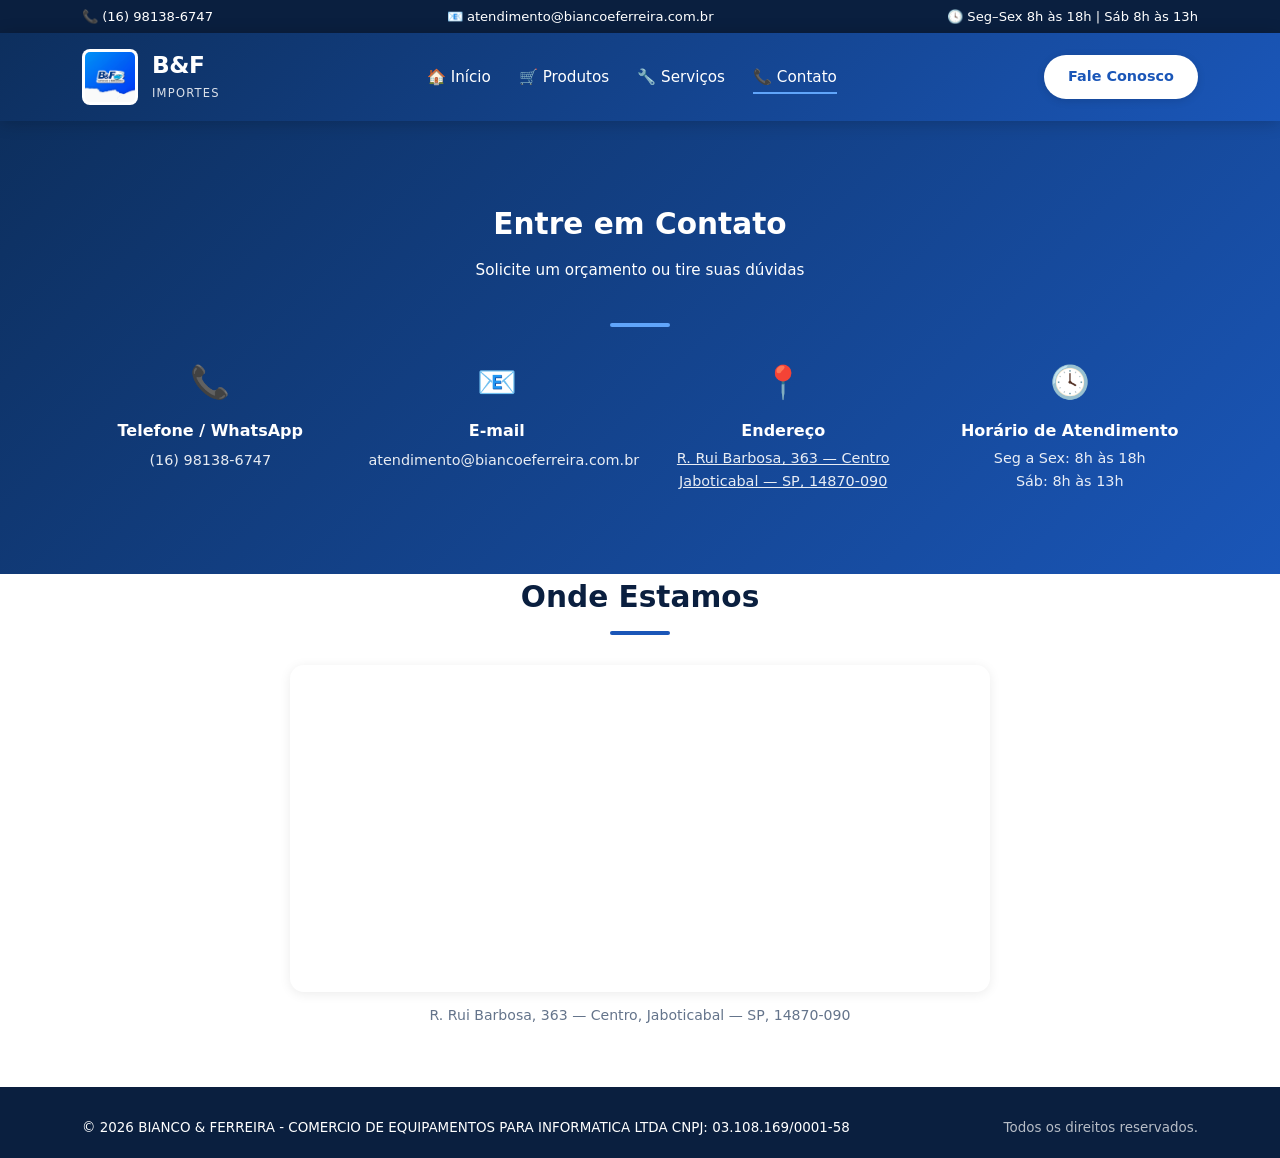
<file: Contato.html>
<!DOCTYPE html>
<html lang="pt-BR">
<head>
    <meta charset="UTF-8">
    <meta name="viewport" content="width=device-width, initial-scale=1.0">
    <title>Contato — B&amp;F</title>
    <style>
        :root {
            --azul-escuro: #0a1f3f;
            --azul-medio: #0d2f5e;
            --azul-padrao: #1a56b8;
            --azul-claro: #3b82f6;
            --azul-brilho: #60a5fa;
            --branco: #ffffff;
            --cinza-claro: #f1f5f9;
            --cinza-medio: #cbd5e1;
            --sombra: 0 2px 12px rgba(0,0,0,0.08);
            --sombra-hover: 0 6px 24px rgba(0,0,0,0.14);
            --raio: 10px;
        }
        * { margin: 0; padding: 0; box-sizing: border-box; }
        body {
            font-family: 'Segoe UI', 'Inter', system-ui, sans-serif;
            background: var(--cinza-claro);
            color: #1e293b;
            line-height: 1.6;
        }
        a { text-decoration: none; color: inherit; }
        ul { list-style: none; }

        /* ── TOPO ──────────────────────────── */
        .top-bar {
            background: var(--azul-escuro);
            color: var(--branco);
            font-size: 0.82rem;
            padding: 6px 0;
        }
        .top-bar .container {
            display: flex;
            justify-content: space-between;
            align-items: center;
            flex-wrap: wrap;
        }
        .top-bar span { display: flex; align-items: center; gap: 6px; }

        /* ── CABEÇALHO ──────────────────────── */
        .header {
            background: linear-gradient(135deg, var(--azul-medio) 0%, var(--azul-padrao) 100%);
            color: var(--branco);
            padding: 16px 0;
            position: sticky;
            top: 0;
            z-index: 100;
            box-shadow: 0 2px 16px rgba(0,0,0,0.2);
        }
        .header .container {
            display: flex;
            justify-content: space-between;
            align-items: center;
        }
        .logo-area {
            display: flex;
            align-items: center;
            gap: 14px;
        }
        .logo-area img {
            height: 56px;
            border-radius: 8px;
            background: var(--branco);
            padding: 3px;
        }
        .logo-area h1 {
            font-size: 1.45rem;
            font-weight: 700;
            letter-spacing: -0.4px;
            line-height: 1.25;
        }
        .logo-area small {
            font-size: 0.72rem;
            font-weight: 400;
            opacity: 0.85;
            letter-spacing: 1.2px;
            text-transform: uppercase;
        }
        .nav-links {
            display: flex;
            gap: 28px;
            font-weight: 500;
            font-size: 0.95rem;
        }
        .nav-links a {
            color: var(--branco);
            padding: 6px 0;
            border-bottom: 2px solid transparent;
            transition: border-color 0.25s;
        }
        .nav-links a:hover { border-color: var(--azul-brilho); }
        .btn-contato {
            background: var(--branco);
            color: var(--azul-padrao);
            padding: 10px 24px;
            border-radius: 25px;
            font-weight: 700;
            font-size: 0.9rem;
            transition: all 0.25s;
            box-shadow: 0 2px 8px rgba(0,0,0,0.12);
        }
        .btn-contato:hover {
            background: var(--azul-brilho);
            color: var(--branco);
            transform: translateY(-1px);
            box-shadow: 0 4px 14px rgba(0,0,0,0.2);
        }
        /* ── LAYOUT ──────────────────────────── */
        .container {
            max-width: 1160px;
            margin: 0 auto;
            padding: 0 22px;
        }
        section { padding: 60px 0; }
        .section-title {
            text-align: center;
            font-size: 1.85rem;
            font-weight: 700;
            color: var(--azul-escuro);
            margin-bottom: 10px;
        }
        .section-subtitle {
            text-align: center;
            color: #64748b;
            margin-bottom: 40px;
            font-size: 0.95rem;
        }
        .divide {
            width: 60px;
            height: 4px;
            background: var(--azul-padrao);
            margin: 0 auto 30px;
            border-radius: 2px;
        }

        /* ── HERO ────────────────────────────── */
        .hero {
            background: linear-gradient(170deg, var(--azul-medio) 0%, var(--azul-escuro) 100%);
            color: var(--branco);
            text-align: center;
            padding: 90px 0 100px;
        }
        .hero h2 {
            font-size: 2.6rem;
            font-weight: 800;
            line-height: 1.2;
            margin-bottom: 16px;
        }
        .hero p {
            font-size: 1.15rem;
            opacity: 0.88;
            max-width: 600px;
            margin: 0 auto 30px;
        }
        .btn-hero {
            display: inline-block;
            background: var(--branco);
            color: var(--azul-padrao);
            padding: 14px 38px;
            border-radius: 30px;
            font-weight: 700;
            font-size: 1rem;
            transition: all 0.3s;
            box-shadow: 0 4px 16px rgba(0,0,0,0.15);
        }
        .btn-hero:hover {
            background: var(--azul-brilho);
            color: var(--branco);
            transform: translateY(-2px);
            box-shadow: 0 8px 24px rgba(0,0,0,0.25);
        }

        /* ── CARD DE PRODUTO ─────────────────── */
        .product-grid {
            display: grid;
            grid-template-columns: repeat(auto-fit, minmax(260px, 1fr));
            gap: 26px;
        }
        .product-card {
            background: var(--branco);
            border-radius: var(--raio);
            overflow: hidden;
            box-shadow: var(--sombra);
            transition: all 0.3s;
            display: flex;
            flex-direction: column;
            cursor: pointer;
        }
        .product-card:hover {
            transform: translateY(-5px);
            box-shadow: var(--sombra-hover);
        }
        .product-card .thumb {
            height: 200px;
            background: linear-gradient(135deg, #e0edff 0%, var(--cinza-claro) 100%);
            display: flex;
            align-items: center;
            justify-content: center;
            font-size: 3.6rem;
        }
        .product-card .body {
            padding: 20px;
            flex: 1;
            display: flex;
            flex-direction: column;
        }
        .product-card .body h3 {
            font-size: 1.12rem;
            font-weight: 700;
            color: var(--azul-escuro);
            margin-bottom: 6px;
        }
        .product-card .body .cat {
            font-size: 0.78rem;
            color: var(--azul-padrao);
            font-weight: 600;
            text-transform: uppercase;
            letter-spacing: 0.6px;
            margin-bottom: 10px;
        }
        .product-card .body .desc {
            font-size: 0.88rem;
            color: #475569;
            margin-bottom: 16px;
            flex: 1;
        }
        .product-card .body .price {
            font-size: 1.35rem;
            font-weight: 800;
            color: var(--azul-escuro);
            margin-bottom: 4px;
        }
        .product-card .body .installment {
            font-size: 0.78rem;
            color: #64748b;
            margin-bottom: 14px;
        }
        .btn-card {
            display: block;
            text-align: center;
            background: var(--azul-padrao);
            color: var(--branco);
            padding: 10px 0;
            border-radius: 6px;
            font-weight: 600;
            font-size: 0.9rem;
            transition: background 0.25s;
        }
        .btn-card:hover { background: var(--azul-medio); }

        /* ── SERVIÇOS ────────────────────────── */
        .service-grid {
            display: grid;
            grid-template-columns: repeat(auto-fit, minmax(240px, 1fr));
            gap: 26px;
        }
        .service-card {
            background: var(--branco);
            border-radius: var(--raio);
            padding: 32px 22px;
            text-align: center;
            box-shadow: var(--sombra);
            transition: all 0.3s;
            border-top: 4px solid var(--azul-padrao);
        }
        .service-card:hover {
            transform: translateY(-5px);
            box-shadow: var(--sombra-hover);
        }
        .service-card .icon {
            font-size: 2.6rem;
            margin-bottom: 14px;
        }
        .service-card h3 {
            font-size: 1.08rem;
            font-weight: 700;
            color: var(--azul-escuro);
            margin-bottom: 8px;
        }
        .service-card p {
            font-size: 0.86rem;
            color: #475569;
        }

        /* ── DEPOIMENTOS ──────────────────────── */
        .testimonial-grid {
            display: grid;
            grid-template-columns: repeat(auto-fit, minmax(280px, 1fr));
            gap: 26px;
        }
        .testimonial {
            background: var(--branco);
            border-radius: var(--raio);
            padding: 28px;
            box-shadow: var(--sombra);
            position: relative;
        }
        .testimonial::before {
            content: '\201C';
            font-size: 4rem;
            color: var(--azul-brilho);
            position: absolute;
            top: 8px;
            left: 16px;
            line-height: 1;
            opacity: 0.5;
        }
        .testimonial .text {
            font-style: italic;
            font-size: 0.93rem;
            color: #334155;
            margin-bottom: 16px;
            padding-top: 10px;
        }
        .testimonial .author {
            font-weight: 700;
            font-size: 0.88rem;
            color: var(--azul-escuro);
        }
        .testimonial .role {
            font-size: 0.76rem;
            color: #64748b;
        }

        /* ── CONTATO ─────────────────────────── */
        .contact-section {
            background: linear-gradient(135deg, var(--azul-medio) 0%, var(--azul-padrao) 100%);
            color: var(--branco);
        }
        .contact-section .section-title,
        .contact-section .section-subtitle { color: var(--branco); }
        .contact-section .divide { background: var(--azul-brilho); }
        .contact-grid {
            display: grid;
            grid-template-columns: repeat(auto-fit, minmax(220px, 1fr));
            gap: 30px;
            text-align: center;
        }
        .contact-item .icon-ctt {
            font-size: 2rem;
            margin-bottom: 10px;
        }
        .contact-item h4 {
            font-size: 1rem;
            font-weight: 700;
            margin-bottom: 4px;
        }
        .contact-item p { font-size: 0.9rem; opacity: 0.9; }

        /* ── RODAPÉ ──────────────────────────── */
        footer {
            background: var(--azul-escuro);
            color: var(--branco);
            padding: 30px 0 20px;
            font-size: 0.84rem;
        }
        footer .container {
            display: flex;
            justify-content: space-between;
            align-items: center;
            flex-wrap: wrap;
            gap: 16px;
        }
        footer .legal { opacity: 0.7; }

        /* ── FILTRO ───────────────────────────── */
        .filter-bar {
            display: flex;
            gap: 10px;
            justify-content: center;
            flex-wrap: wrap;
            margin-bottom: 36px;
        }
        .filter-btn {
            background: #e2e8f0;
            color: #334155;
            padding: 6px 18px;
            border-radius: 20px;
            font-size: 0.82rem;
            font-weight: 600;
            border: none;
            cursor: pointer;
            transition: all 0.25s;
        }
        .filter-btn.active {
            background: var(--azul-padrao);
            color: #fff;
        }
        .filter-btn:hover:not(.active) {
            background: #cbd5e1;
        }
        .product-card.hidden { display: none; }

        /* ── CHAT WIDGET ──────────────────────── */
        .chat-widget {
            position: fixed;
            bottom: 24px;
            right: 24px;
            z-index: 999;
            font-family: 'Segoe UI', 'Inter', system-ui, sans-serif;
        }
        .chat-toggle {
            width: 56px;
            height: 56px;
            background: var(--azul-padrao);
            color: var(--branco);
            border: none;
            border-radius: 50%;
            font-size: 1.6rem;
            cursor: pointer;
            box-shadow: 0 4px 16px rgba(0,0,0,0.25);
            transition: all 0.3s;
            display: flex;
            align-items: center;
            justify-content: center;
        }
        .chat-toggle:hover {
            background: var(--azul-medio);
            transform: scale(1.08);
        }
        .chat-panel {
            display: none;
            width: 340px;
            height: 440px;
            background: var(--branco);
            border-radius: 12px;
            box-shadow: 0 8px 32px rgba(0,0,0,0.18);
            flex-direction: column;
            overflow: hidden;
            margin-bottom: 12px;
        }
        .chat-panel.open { display: flex; }
        .chat-header {
            background: var(--azul-padrao);
            color: var(--branco);
            padding: 14px 16px;
            display: flex;
            align-items: center;
            gap: 10px;
        }
        .chat-header .avatar {
            width: 36px;
            height: 36px;
            border-radius: 50%;
            background: var(--azul-brilho);
            display: flex;
            align-items: center;
            justify-content: center;
            font-weight: 700;
            font-size: 0.85rem;
        }
        .chat-header .info { flex: 1; }
        .chat-header .info .name {
            font-weight: 700;
            font-size: 0.92rem;
        }
        .chat-header .info .status {
            font-size: 0.72rem;
            opacity: 0.8;
        }
        .chat-header .close-chat {
            background: none;
            border: none;
            color: var(--branco);
            font-size: 1.3rem;
            cursor: pointer;
            padding: 0 4px;
            line-height: 1;
        }
        .chat-body {
            flex: 1;
            padding: 14px;
            overflow-y: auto;
            background: var(--cinza-claro);
            display: flex;
            flex-direction: column;
            gap: 10px;
        }
        .chat-msg {
            max-width: 85%;
            padding: 10px 14px;
            border-radius: 16px;
            font-size: 0.85rem;
            line-height: 1.45;
            animation: fadeIn 0.3s ease;
        }
        @keyframes fadeIn { from { opacity: 0; transform: translateY(6px); } to { opacity: 1; transform: translateY(0); } }
        .chat-msg.bot {
            background: var(--branco);
            color: #1e293b;
            align-self: flex-start;
            border-bottom-left-radius: 4px;
            box-shadow: 0 1px 3px rgba(0,0,0,0.06);
        }
        .chat-msg.user {
            background: var(--azul-padrao);
            color: var(--branco);
            align-self: flex-end;
            border-bottom-right-radius: 4px;
        }
        .chat-footer {
            padding: 10px 14px;
            display: flex;
            gap: 8px;
            border-top: 1px solid #e2e8f0;
        }
        .chat-footer input {
            flex: 1;
            border: 1px solid #cbd5e1;
            border-radius: 20px;
            padding: 8px 14px;
            font-size: 0.84rem;
            outline: none;
            font-family: inherit;
        }
        .chat-footer input:focus { border-color: var(--azul-padrao); }
        .chat-footer button {
            background: var(--azul-padrao);
            color: var(--branco);
            border: none;
            border-radius: 50%;
            width: 36px;
            height: 36px;
            cursor: pointer;
            font-size: 1rem;
            transition: background 0.25s;
            flex-shrink: 0;
            display: flex;
            align-items: center;
            justify-content: center;
        }
        .chat-footer button:hover { background: var(--azul-medio); }

        @media (max-width: 420px) {
            .chat-panel { width: calc(100vw - 40px); height: 400px; }
        }

        /* ── RESPONSIVO ──────────────────────── */
        /* ── MODAL DE PRODUTO ────────────────── */
        .modal-overlay {
            position: fixed;
            inset: 0;
            background: rgba(0,0,0,0.65);
            z-index: 1000;
            display: none;
            align-items: center;
            justify-content: center;
            padding: 20px;
            animation: fadeOverlay 0.25s ease;
        }
        .modal-overlay.active { display: flex; }
        @keyframes fadeOverlay { from { opacity: 0; } to { opacity: 1; } }
        @keyframes slideUp { from { opacity: 0; transform: translateY(40px); } to { opacity: 1; transform: translateY(0); } }
        .modal-container {
            background: var(--branco);
            border-radius: 14px;
            max-width: 600px;
            width: 100%;
            max-height: 90vh;
            display: flex;
            flex-direction: column;
            box-shadow: 0 12px 48px rgba(0,0,0,0.25);
            animation: slideUp 0.3s ease;
            position: relative;
            overflow: hidden;
        }
        .modal-close {
            position: absolute;
            top: 10px;
            right: 14px;
            background: none;
            border: none;
            font-size: 1.6rem;
            cursor: pointer;
            color: #64748b;
            z-index: 10;
            transition: color 0.2s;
            line-height: 1;
        }
        .modal-close:hover { color: #1e293b; }

        /* ── MODAL TABS ──────────────────── */
        .modal-tabs {
            display: flex;
            border-bottom: 1px solid #e2e8f0;
            padding: 0 20px;
            background: #f8fafc;
            gap: 4px;
            flex-shrink: 0;
        }
        .modal-tab {
            padding: 14px 20px;
            border: none;
            background: none;
            cursor: pointer;
            font-weight: 600;
            font-size: 0.88rem;
            color: #94a3b8;
            border-bottom: 3px solid transparent;
            transition: all 0.2s;
            font-family: inherit;
            margin-bottom: -1px;
        }
        .modal-tab:hover { color: var(--azul-padrao); }
        .modal-tab.active { color: var(--azul-padrao); border-bottom-color: var(--azul-padrao); }

        /* ── MODAL TAB PANEL ─────────────── */
        .modal-tab-panel { display: none; padding: 24px 22px; overflow-y: auto; flex: 1; }
        .modal-tab-panel.active { display: block; }

        /* painel galeria */
        .modal-main-img {
            width: 100%;
            height: 260px;
            background: linear-gradient(135deg, #e0edff 0%, var(--cinza-claro) 100%);
            border-radius: 10px;
            display: flex;
            align-items: center;
            justify-content: center;
            font-size: 5rem;
            margin-bottom: 16px;
            transition: all 0.3s;
        }
        .modal-thumbs {
            display: flex;
            gap: 10px;
            flex-wrap: wrap;
            justify-content: center;
        }
        .modal-thumb {
            width: 58px;
            height: 58px;
            background: linear-gradient(135deg, #e0edff 0%, var(--cinza-claro) 100%);
            border-radius: 8px;
            display: flex;
            align-items: center;
            justify-content: center;
            font-size: 1.6rem;
            cursor: pointer;
            border: 3px solid transparent;
            transition: all 0.2s;
        }
        .modal-thumb:hover { border-color: var(--azul-brilho); transform: scale(1.08); }
        .modal-thumb.active { border-color: var(--azul-padrao); }

        /* painel descrição */
        .modal-cat {
            font-size: 0.78rem;
            color: var(--azul-padrao);
            font-weight: 600;
            text-transform: uppercase;
            letter-spacing: 0.6px;
            margin-bottom: 6px;
        }
        .modal-title {
            font-size: 1.35rem;
            font-weight: 800;
            color: var(--azul-escuro);
            margin-bottom: 14px;
            line-height: 1.3;
        }
        .modal-desc {
            font-size: 0.9rem;
            color: #475569;
            line-height: 1.65;
        }
        .modal-stock-info {
            margin-top: 16px;
            display: flex;
            align-items: center;
            gap: 8px;
            font-size: 0.84rem;
            font-weight: 600;
        }

        /* ── MODAL FOOTER ────────────────── */
        .modal-footer-bar {
            border-top: 1px solid #e2e8f0;
            padding: 16px 22px 20px;
            display: flex;
            align-items: center;
            justify-content: space-between;
            gap: 14px;
            flex-shrink: 0;
            background: #fafbfc;
        }
        .modal-footer-price { flex-shrink: 0; }
        .modal-price {
            font-size: 1.4rem;
            font-weight: 800;
            color: var(--azul-escuro);
            line-height: 1.2;
        }
        .modal-installment {
            font-size: 0.78rem;
            color: #64748b;
        }
        .modal-footer-actions {
            display: flex;
            gap: 8px;
            flex: 1;
            justify-content: flex-end;
        }
        .btn-modal-cart {
            background: var(--azul-padrao);
            color: var(--branco);
            padding: 12px 16px;
            border-radius: 8px;
            border: none;
            cursor: pointer;
            font-weight: 700;
            font-size: 0.84rem;
            font-family: inherit;
            white-space: nowrap;
            transition: all 0.25s;
        }
        .btn-modal-cart:hover {
            background: var(--azul-medio);
            transform: translateY(-1px);
            box-shadow: 0 4px 14px rgba(0,0,0,0.18);
        }
        .btn-modal-quote {
            background: var(--branco);
            color: var(--azul-padrao);
            padding: 12px 16px;
            border-radius: 8px;
            border: 2px solid var(--azul-padrao);
            font-weight: 700;
            font-size: 0.84rem;
            text-decoration: none;
            white-space: nowrap;
            transition: all 0.25s;
            text-align: center;
        }
        .btn-modal-quote:hover {
            background: var(--azul-padrao);
            color: var(--branco);
        }

        @media (max-width: 500px) {
            .modal-main-img { height: 180px; font-size: 3.6rem; }
            .modal-footer-bar { flex-direction: column; align-items: stretch; gap: 10px; }
            .modal-footer-actions { flex-direction: column; }
            .btn-modal-cart, .btn-modal-quote { text-align: center; }
        }

        @media (max-width: 768px) {
            .header .container { flex-direction: column; gap: 12px; }
            .nav-links { gap: 16px; flex-wrap: wrap; justify-content: center; }
            .hero h2 { font-size: 1.9rem; }
            .hero p { font-size: 1rem; }
        }

        /* ── MOBILE GERAL (≤600px) ────────── */
        @media (max-width: 600px) {
            .container { padding: 0 14px; }
            .top-bar .container { font-size: 0.7rem; gap: 4px; justify-content: center; }
            .top-bar span { font-size: 0.68rem; }
            .logo-area img { height: 40px; }
            .logo-area h1 { font-size: 1.15rem; }
            .logo-area small { font-size: 0.64rem; }
            .nav-links { gap: 8px; font-size: 0.8rem; }
            .header-actions { gap: 6px; }
            .btn-login, .btn-cart-header, .btn-contato { font-size: 0.72rem; padding: 7px 12px; }
            .hero { padding: 50px 0 60px; }
            .hero h2 { font-size: 1.45rem; }
            .hero p { font-size: 0.88rem; }
            .section-title { font-size: 1.35rem; }
            .section-subtitle { font-size: 0.84rem; margin-bottom: 24px; }
            .product-grid { grid-template-columns: repeat(auto-fit, minmax(160px, 1fr)); gap: 14px; }
            .product-card .thumb { height: 140px; font-size: 2.6rem; }
            .product-card .body { padding: 14px; }
            .product-card .body h3 { font-size: 0.95rem; }
            .product-card .body .price { font-size: 1.1rem; }
            .product-card .body .desc { font-size: 0.78rem; }
            .service-grid { grid-template-columns: 1fr; }
            .testimonial-grid { grid-template-columns: 1fr; }
            .contact-grid { grid-template-columns: 1fr 1fr; gap: 16px; }
            .brands-grid { gap: 16px; }
            .brand-item { padding: 14px 18px; }
            .brand-icon { font-size: 1.8rem; }
            .brand-item span { font-size: 0.7rem; }
            section { padding: 40px 0; }
            footer .container { flex-direction: column; text-align: center; font-size: 0.74rem; }
        }

        @media (max-width: 400px) {
            .contact-grid { grid-template-columns: 1fr; }
            .product-grid { grid-template-columns: 1fr 1fr; gap: 10px; }
            .product-card .thumb { height: 110px; font-size: 2rem; }
            .product-card .body { padding: 10px; }
            .product-card .body h3 { font-size: 0.82rem; }
            .product-card .body .price { font-size: 1rem; }
            .filter-btn { padding: 4px 12px; font-size: 0.7rem; }
            .hero h2 { font-size: 1.2rem; }
            .btn-hero { padding: 12px 24px; font-size: 0.88rem; }
        }

        /* ── HEADER ACTIONS ────────────────── */
        .about-grid {
            display: grid;
            grid-template-columns: 1fr 1fr;
            gap: 40px;
            align-items: center;
            max-width: 900px;
            margin: 0 auto;
        }
        .about-photos {
            display: grid;
            grid-template-columns: 1fr 1fr;
            gap: 14px;
        }
        .about-photo {
            background: linear-gradient(135deg, #e0edff 0%, var(--cinza-claro) 100%);
            border-radius: 12px;
            height: 140px;
            display: flex;
            align-items: center;
            justify-content: center;
            font-size: 3rem;
        }
        .diferenciais-grid {
            display: grid;
            grid-template-columns: repeat(auto-fit, minmax(220px, 1fr));
            gap: 26px;
            text-align: center;
        }
        .diferencial-card {
            background: var(--branco);
            border-radius: 12px;
            padding: 28px 18px;
            box-shadow: var(--sombra);
        }
        @media (max-width: 600px) {
            .about-grid { grid-template-columns: 1fr; gap: 24px; }
            .about-photos { grid-template-columns: 1fr 1fr; }
            .about-photo { height: 100px; font-size: 2rem; }
            .diferenciais-grid { grid-template-columns: 1fr 1fr; gap: 14px; }
            .diferencial-card { padding: 18px 12px; }
        }
        .header-actions { display: flex; align-items: center; gap: 14px; }
        .btn-login, .btn-cart-header {
            background: rgba(255,255,255,0.15);
            color: var(--branco);
            border: 1px solid rgba(255,255,255,0.3);
            padding: 9px 16px;
            border-radius: 22px;
            cursor: pointer;
            font-weight: 600;
            font-size: 0.84rem;
            transition: all 0.25s;
            display: flex;
            align-items: center;
            gap: 6px;
            font-family: inherit;
        }
        .btn-login:hover, .btn-cart-header:hover { background: rgba(255,255,255,0.25); border-color: rgba(255,255,255,0.6); }
        .btn-cart-header { position: relative; }
        .cart-badge {
            position: absolute;
            top: -6px;
            right: -6px;
            background: #ef4444;
            color: #fff;
            font-size: 0.68rem;
            font-weight: 800;
            width: 20px;
            height: 20px;
            border-radius: 50%;
            display: flex;
            align-items: center;
            justify-content: center;
            transition: transform 0.2s;
        }
        .cart-badge.pop { transform: scale(1.35); }
        .user-dropdown {
            position: relative;
            display: inline-block;
        }
        .user-name-header {
            background: rgba(255,255,255,0.15);
            color: var(--branco);
            border: 1px solid rgba(255,255,255,0.3);
            padding: 9px 16px;
            border-radius: 22px;
            cursor: pointer;
            font-weight: 600;
            font-size: 0.84rem;
            font-family: inherit;
            display: flex;
            align-items: center;
            gap: 6px;
        }
        .user-menu {
            display: none;
            position: absolute;
            top: 100%;
            right: 0;
            margin-top: 6px;
            background: var(--branco);
            border-radius: 8px;
            box-shadow: 0 4px 20px rgba(0,0,0,0.18);
            min-width: 160px;
            z-index: 200;
            overflow: hidden;
        }
        .user-menu.open { display: block; }
        .user-menu button {
            display: block;
            width: 100%;
            padding: 10px 18px;
            border: none;
            background: none;
            cursor: pointer;
            font-size: 0.84rem;
            color: #334155;
            text-align: left;
            font-family: inherit;
            transition: background 0.15s;
        }
        .user-menu button:hover { background: var(--cinza-claro); }

        /* ── ESTOQUE ────────────────────────── */
        .stock-info {
            display: flex;
            align-items: center;
            gap: 6px;
            font-size: 0.76rem;
            font-weight: 600;
            margin-bottom: 12px;
        }
        .stock-dot {
            width: 9px;
            height: 9px;
            border-radius: 50%;
            flex-shrink: 0;
        }
        .stock-dot.high { background: #16a34a; }
        .stock-dot.medium { background: #f59e0b; }
        .stock-dot.low { background: #ef4444; }
        .stock-text.high { color: #16a34a; }
        .stock-text.medium { color: #b45309; }
        .stock-text.low { color: #dc2626; }

        /* ── CARRINHO SIDEBAR ──────────────── */
        .cart-overlay {
            position: fixed;
            inset: 0;
            background: rgba(0,0,0,0.5);
            z-index: 1100;
            display: none;
        }
        .cart-overlay.active { display: block; }
        .cart-sidebar {
            position: fixed;
            top: 0;
            right: -420px;
            width: 400px;
            max-width: 100vw;
            height: 100vh;
            background: var(--branco);
            z-index: 1101;
            box-shadow: -4px 0 24px rgba(0,0,0,0.18);
            display: flex;
            flex-direction: column;
            transition: right 0.3s ease;
        }
        .cart-sidebar.active { right: 0; }
        .cart-header-bar {
            display: flex;
            justify-content: space-between;
            align-items: center;
            padding: 18px 22px;
            border-bottom: 1px solid #e2e8f0;
        }
        .cart-header-bar h3 { font-size: 1.12rem; font-weight: 700; color: var(--azul-escuro); }
        .cart-close {
            background: none;
            border: none;
            font-size: 1.5rem;
            cursor: pointer;
            color: #64748b;
            padding: 4px;
            line-height: 1;
        }
        .cart-items {
            flex: 1;
            overflow-y: auto;
            padding: 14px 22px;
        }
        .cart-empty {
            text-align: center;
            color: #94a3b8;
            padding: 60px 20px;
            font-size: 0.92rem;
        }
        .cart-item {
            display: flex;
            gap: 12px;
            padding: 14px 0;
            border-bottom: 1px solid #f1f5f9;
        }
        .cart-item-img {
            width: 56px;
            height: 56px;
            background: linear-gradient(135deg, #e0edff 0%, var(--cinza-claro) 100%);
            border-radius: 8px;
            display: flex;
            align-items: center;
            justify-content: center;
            font-size: 1.4rem;
            flex-shrink: 0;
        }
        .cart-item-info { flex: 1; min-width: 0; }
        .cart-item-info h4 { font-size: 0.88rem; font-weight: 700; color: var(--azul-escuro); margin-bottom: 2px; white-space: nowrap; overflow: hidden; text-overflow: ellipsis; }
        .cart-item-info .cart-item-price { font-size: 0.84rem; color: #64748b; margin-bottom: 6px; }
        .cart-qty {
            display: flex;
            align-items: center;
            gap: 6px;
        }
        .cart-qty button {
            width: 28px;
            height: 28px;
            border-radius: 50%;
            border: 1px solid #cbd5e1;
            background: var(--branco);
            cursor: pointer;
            font-size: 1rem;
            display: flex;
            align-items: center;
            justify-content: center;
            transition: all 0.15s;
            font-family: inherit;
        }
        .cart-qty button:hover { background: var(--cinza-claro); }
        .cart-qty span { font-weight: 700; font-size: 0.88rem; min-width: 20px; text-align: center; }
        .cart-item-remove {
            background: none;
            border: none;
            color: #94a3b8;
            cursor: pointer;
            font-size: 1.1rem;
            padding: 4px;
            align-self: flex-start;
            transition: color 0.15s;
        }
        .cart-item-remove:hover { color: #ef4444; }
        .cart-footer-bar {
            padding: 16px 22px 22px;
            border-top: 1px solid #e2e8f0;
        }
        .cart-total {
            display: flex;
            justify-content: space-between;
            font-size: 1.08rem;
            font-weight: 700;
            color: var(--azul-escuro);
            margin-bottom: 14px;
        }
        .btn-checkout {
            display: block;
            width: 100%;
            background: var(--azul-padrao);
            color: var(--branco);
            padding: 14px 0;
            border-radius: 8px;
            border: none;
            cursor: pointer;
            font-weight: 700;
            font-size: 0.95rem;
            font-family: inherit;
            transition: all 0.25s;
        }
        .btn-checkout:hover { background: var(--azul-medio); }

        /* ── AUTH MODAL ─────────────────────── */
        .auth-overlay {
            position: fixed;
            inset: 0;
            background: rgba(0,0,0,0.6);
            z-index: 1200;
            display: none;
            align-items: center;
            justify-content: center;
            padding: 20px;
        }
        .auth-overlay.active { display: flex; }
        .auth-box {
            background: var(--branco);
            border-radius: 14px;
            width: 380px;
            max-width: 100%;
            padding: 32px 28px;
            box-shadow: 0 12px 48px rgba(0,0,0,0.25);
            animation: slideUp 0.3s ease;
        }
        .auth-box h3 { font-size: 1.25rem; font-weight: 800; color: var(--azul-escuro); margin-bottom: 20px; text-align: center; }
        .auth-field {
            margin-bottom: 14px;
        }
        .auth-field label {
            display: block;
            font-size: 0.8rem;
            font-weight: 600;
            color: #475569;
            margin-bottom: 4px;
        }
        .auth-field input {
            width: 100%;
            padding: 10px 12px;
            border: 1px solid #cbd5e1;
            border-radius: 8px;
            font-size: 0.88rem;
            font-family: inherit;
            outline: none;
            transition: border-color 0.2s;
        }
        .auth-field input:focus { border-color: var(--azul-padrao); }
        .btn-auth {
            display: block;
            width: 100%;
            background: var(--azul-padrao);
            color: var(--branco);
            padding: 12px 0;
            border-radius: 8px;
            border: none;
            cursor: pointer;
            font-weight: 700;
            font-size: 0.92rem;
            font-family: inherit;
            margin-top: 8px;
            transition: background 0.25s;
        }
        .btn-auth:hover { background: var(--azul-medio); }
        .auth-switch {
            text-align: center;
            margin-top: 14px;
            font-size: 0.82rem;
            color: #64748b;
        }
        .auth-switch a { color: var(--azul-padrao); cursor: pointer; font-weight: 600; }
        .auth-switch a:hover { text-decoration: underline; }
        .auth-error { color: #ef4444; font-size: 0.78rem; text-align: center; margin-top: 8px; }

        /* ── TOAST ──────────────────────────── */
        .toast-container {
            position: fixed;
            top: 20px;
            right: 20px;
            z-index: 9999;
            display: flex;
            flex-direction: column;
            gap: 8px;
        }
        .toast {
            background: var(--azul-escuro);
            color: var(--branco);
            padding: 12px 20px;
            border-radius: 8px;
            font-size: 0.84rem;
            font-weight: 600;
            box-shadow: 0 4px 16px rgba(0,0,0,0.2);
            animation: toastIn 0.35s ease, toastOut 0.3s ease 2s forwards;
            max-width: 340px;
        }
        @keyframes toastIn { from { opacity: 0; transform: translateX(80px); } to { opacity: 1; transform: translateX(0); } }
        @keyframes toastOut { from { opacity: 1; transform: translateX(0); } to { opacity: 0; transform: translateX(80px); } }

        /* ── CERTIFICAÇÕES ──────────────────── */
        .brands-section { background: var(--branco); text-align: center; }
        .brands-grid {
            display: flex;
            flex-wrap: wrap;
            justify-content: center;
            align-items: center;
            gap: 40px;
        }
        .brand-item {
            display: flex;
            flex-direction: column;
            align-items: center;
            gap: 8px;
            padding: 20px 28px;
            border-radius: 12px;
            transition: all 0.3s;
            background: var(--cinza-claro);
        }
        .brand-item:hover { transform: translateY(-4px); box-shadow: var(--sombra-hover); }
        .brand-icon {
            font-size: 2.4rem;
            font-weight: 800;
            color: var(--azul-escuro);
        }
        .brand-item span {
            font-size: 0.82rem;
            font-weight: 600;
            color: #475569;
            text-transform: uppercase;
            letter-spacing: 0.5px;
        }

        /* ── CONTATO INTERATIVO ────────────── */
        .contact-clickable {
            cursor: pointer;
            transition: all 0.2s;
            display: inline-block;
            position: relative;
        }
        .contact-clickable:hover { color: var(--azul-brilho); }
        .contact-clickable.copied::after {
            content: '✓ Copiado!';
            position: absolute;
            top: -28px;
            left: 50%;
            transform: translateX(-50%);
            background: var(--azul-escuro);
            color: var(--branco);
            padding: 4px 12px;
            border-radius: 6px;
            font-size: 0.72rem;
            font-weight: 700;
            white-space: nowrap;
            animation: popIn 0.3s ease;
        }
        @keyframes popIn { from { opacity: 0; transform: translateX(-50%) scale(0.8); } to { opacity: 1; transform: translateX(-50%) scale(1); } }

        /* ── CHECKOUT ──────────────────────── */
        .checkout-overlay {
            position: fixed;
            inset: 0;
            background: rgba(0,0,0,0.65);
            z-index: 1150;
            display: none;
            align-items: center;
            justify-content: center;
            padding: 20px;
        }
        .checkout-overlay.active { display: flex; }
        .checkout-panel {
            background: var(--branco);
            border-radius: 14px;
            width: 900px;
            max-width: 100%;
            max-height: 90vh;
            overflow-y: auto;
            box-shadow: 0 12px 48px rgba(0,0,0,0.25);
            animation: slideUp 0.3s ease;
            display: grid;
            grid-template-columns: 320px 1fr;
        }
        .checkout-panel h3 { font-size: 1.1rem; font-weight: 800; color: var(--azul-escuro); }
        .checkout-header {
            grid-column: 1 / -1;
            display: flex;
            justify-content: space-between;
            align-items: center;
            padding: 16px 22px;
            border-bottom: 1px solid #e2e8f0;
            position: sticky;
            top: 0;
            background: var(--branco);
            z-index: 5;
            border-radius: 14px 14px 0 0;
        }
        .checkout-close {
            background: none;
            border: none;
            font-size: 1.5rem;
            cursor: pointer;
            color: #64748b;
            padding: 4px;
            line-height: 1;
        }
        .checkout-close:hover { color: #1e293b; }
        .checkout-summary {
            background: #f8fafc;
            padding: 20px;
            border-right: 1px solid #e2e8f0;
            display: flex;
            flex-direction: column;
        }
        .checkout-summary h4 {
            font-size: 0.92rem;
            font-weight: 700;
            color: var(--azul-escuro);
            margin-bottom: 14px;
            display: flex;
            align-items: center;
            gap: 6px;
        }
        .checkout-item-mini {
            display: flex;
            gap: 10px;
            padding: 8px 0;
            border-bottom: 1px solid #e2e8f0;
            font-size: 0.8rem;
        }
        .checkout-item-mini .checkout-item-img {
            width: 40px;
            height: 40px;
            background: linear-gradient(135deg, #e0edff 0%, var(--cinza-claro) 100%);
            border-radius: 6px;
            display: flex;
            align-items: center;
            justify-content: center;
            font-size: 1rem;
            flex-shrink: 0;
        }
        .checkout-item-mini .info { flex: 1; }
        .checkout-item-mini .info strong { display: block; color: var(--azul-escuro); white-space: nowrap; overflow: hidden; text-overflow: ellipsis; }
        .checkout-item-mini .info span { color: #64748b; }
        .checkout-totals {
            margin-top: auto;
            padding-top: 14px;
            border-top: 2px solid #cbd5e1;
        }
        .checkout-totals .row {
            display: flex;
            justify-content: space-between;
            font-size: 0.84rem;
            color: #475569;
            margin-bottom: 4px;
        }
        .checkout-totals .row.total {
            font-size: 1.1rem;
            font-weight: 800;
            color: var(--azul-escuro);
            margin-top: 8px;
            padding-top: 8px;
            border-top: 1px dashed #cbd5e1;
        }
        .checkout-form {
            padding: 20px 22px;
            display: flex;
            flex-direction: column;
            gap: 16px;
            overflow-y: auto;
        }
        .checkout-form h4 {
            font-size: 0.88rem;
            font-weight: 700;
            color: var(--azul-escuro);
            margin-bottom: 2px;
        }
        .checkout-field {
            display: flex;
            flex-direction: column;
            gap: 3px;
        }
        .checkout-field label {
            font-size: 0.76rem;
            font-weight: 600;
            color: #475569;
        }
        .checkout-field input, .checkout-field select {
            padding: 9px 12px;
            border: 1px solid #cbd5e1;
            border-radius: 7px;
            font-size: 0.84rem;
            font-family: inherit;
            outline: none;
            transition: border-color 0.2s;
        }
        .checkout-field input:focus, .checkout-field select:focus { border-color: var(--azul-padrao); }
        .checkout-row {
            display: grid;
            grid-template-columns: 1fr 1fr;
            gap: 10px;
        }
        .checkout-row.triple { grid-template-columns: 1fr 1fr 1fr; }
        .payment-tabs {
            display: flex;
            gap: 8px;
            margin-bottom: 4px;
        }
        .payment-tab {
            flex: 1;
            text-align: center;
            padding: 12px 8px;
            border: 2px solid #e2e8f0;
            border-radius: 8px;
            cursor: pointer;
            font-weight: 600;
            font-size: 0.78rem;
            background: var(--branco);
            transition: all 0.2s;
            font-family: inherit;
            color: #475569;
        }
        .payment-tab:hover { border-color: var(--azul-brilho); }
        .payment-tab.active { border-color: var(--azul-padrao); color: var(--azul-padrao); background: #eff6ff; }
        .payment-tab .icon { display: block; font-size: 1.4rem; margin-bottom: 4px; }
        .payment-body { display: none; }
        .payment-body.active { display: block; }
        .pix-qrcode {
            width: 150px;
            height: 150px;
            background: repeating-linear-gradient(45deg, #f1f5f9, #f1f5f9 8px, #e2e8f0 8px, #e2e8f0 10px);
            margin: 0 auto 10px;
            border-radius: 8px;
            display: flex;
            align-items: center;
            justify-content: center;
            font-size: 4rem;
        }
        .pix-key {
            background: #f1f5f9;
            padding: 10px 14px;
            border-radius: 6px;
            font-size: 0.78rem;
            word-break: break-all;
            text-align: center;
            color: #475569;
            margin-bottom: 10px;
            cursor: pointer;
            transition: background 0.2s;
        }
        .pix-key:hover { background: #e2e8f0; }
        .boleto-info {
            background: #fef3c7;
            border: 1px solid #f59e0b;
            border-radius: 8px;
            padding: 14px;
            font-size: 0.82rem;
            color: #92400e;
            line-height: 1.5;
        }
        .btn-confirm {
            display: block;
            width: 100%;
            background: #16a34a;
            color: var(--branco);
            padding: 14px 0;
            border-radius: 8px;
            border: none;
            cursor: pointer;
            font-weight: 700;
            font-size: 0.95rem;
            font-family: inherit;
            transition: all 0.25s;
            text-align: center;
        }
        .btn-confirm:hover { background: #15803d; transform: translateY(-1px); }
        .btn-back-cart {
            display: block;
            width: 100%;
            background: none;
            border: 1px solid #cbd5e1;
            color: #64748b;
            padding: 10px 0;
            border-radius: 8px;
            cursor: pointer;
            font-weight: 600;
            font-size: 0.84rem;
            font-family: inherit;
            text-align: center;
            transition: all 0.2s;
        }
        .btn-back-cart:hover { background: var(--cinza-claro); }
        .order-success {
            text-align: center;
            padding: 40px 20px;
        }
        .order-success .icon-success {
            font-size: 4rem;
            margin-bottom: 12px;
        }
        .order-success h3 { font-size: 1.3rem; margin-bottom: 6px; }
        .order-success p { color: #64748b; font-size: 0.88rem; }

        /* ── NOTA FISCAL ─────────────────── */
        .nf-container {
            background: #fff;
            border: 2px solid #333;
            padding: 0;
            font-family: 'Courier New', monospace;
            font-size: 0.8rem;
            color: #1e293b;
        }
        .nf-header {
            background: #f8fafc;
            padding: 16px 20px;
            border-bottom: 2px solid #333;
            display: flex;
            justify-content: space-between;
            align-items: center;
        }
        .nf-company h4 {
            font-size: 1rem;
            font-weight: 800;
            color: var(--azul-escuro);
            font-family: 'Segoe UI', system-ui, sans-serif;
        }
        .nf-company p { font-size: 0.72rem; color: #64748b; font-family: 'Segoe UI', system-ui, sans-serif; }
        .nf-title {
            text-align: right;
            font-family: 'Segoe UI', system-ui, sans-serif;
        }
        .nf-title h5 { font-size: 0.85rem; color: #333; }
        .nf-title .nf-num { font-size: 1.1rem; font-weight: 800; color: var(--azul-escuro); }
        .nf-body { padding: 16px 20px; }
        .nf-section-title {
            font-size: 0.72rem;
            font-weight: 700;
            text-transform: uppercase;
            letter-spacing: 0.8px;
            color: #64748b;
            margin-bottom: 6px;
            border-bottom: 1px solid #e2e8f0;
            padding-bottom: 4px;
            font-family: 'Segoe UI', system-ui, sans-serif;
        }
        .nf-info-row {
            display: grid;
            grid-template-columns: 1fr 1fr;
            gap: 4px 20px;
            margin-bottom: 12px;
        }
        .nf-info-row span { display: block; }
        .nf-info-row .lbl { font-size: 0.7rem; color: #64748b; font-family: 'Segoe UI', system-ui, sans-serif; }
        .nf-info-row .val { font-weight: 600; font-size: 0.78rem; font-family: 'Segoe UI', system-ui, sans-serif; }
        .nf-table {
            width: 100%;
            border-collapse: collapse;
            margin-bottom: 12px;
            font-family: 'Segoe UI', system-ui, sans-serif;
        }
        .nf-table th {
            background: #f1f5f9;
            padding: 8px;
            text-align: left;
            font-size: 0.7rem;
            text-transform: uppercase;
            letter-spacing: 0.5px;
            color: #475569;
            border-bottom: 2px solid #cbd5e1;
        }
        .nf-table td {
            padding: 8px;
            font-size: 0.78rem;
            border-bottom: 1px solid #f1f5f9;
        }
        .nf-table .num { text-align: right; }
        .nf-totals {
            text-align: right;
            border-top: 2px solid #333;
            padding-top: 10px;
            margin-top: 8px;
        }
        .nf-totals .nf-row {
            display: flex;
            justify-content: space-between;
            padding: 2px 0;
            font-size: 0.8rem;
        }
        .nf-totals .nf-row.total {
            font-size: 1rem;
            font-weight: 800;
            margin-top: 4px;
        }
        .nf-footer {
            background: #f8fafc;
            padding: 12px 20px;
            border-top: 2px solid #333;
            text-align: center;
            font-size: 0.74rem;
            color: #64748b;
        }
        .btn-print-nf {
            display: block;
            width: 100%;
            margin-top: 10px;
            background: #333;
            color: #fff;
            padding: 10px 0;
            border: none;
            border-radius: 6px;
            cursor: pointer;
            font-weight: 700;
            font-size: 0.84rem;
            font-family: 'Segoe UI', system-ui, sans-serif;
            transition: background 0.2s;
        }
        .btn-print-nf:hover { background: #1e293b; }
        @media print {
            body * { visibility: hidden; }
            .nf-container, .nf-container * { visibility: visible; }
            .nf-container { position: absolute; left: 0; top: 0; width: 100%; border: none; }
            .btn-print-nf { display: none; }
        }

        @media (max-width: 680px) {
            .checkout-panel { grid-template-columns: 1fr; }
            .checkout-summary { border-right: none; border-bottom: 1px solid #e2e8f0; }
            .checkout-row { grid-template-columns: 1fr; }
            .checkout-row.triple { grid-template-columns: 1fr 1fr; }
        }

        /* ── LIGHTBOX ─────────────────────── */
        .lightbox-overlay {
            position: fixed;
            inset: 0;
            background: rgba(0,0,0,0.85);
            z-index: 9999;
            display: none;
            align-items: center;
            justify-content: center;
            cursor: pointer;
        }
        .lightbox-overlay.active { display: flex; }
        .lightbox-overlay img {
            max-width: 92vw;
            max-height: 92vh;
            border-radius: 8px;
            box-shadow: 0 8px 40px rgba(0,0,0,0.4);
            animation: zoomIn 0.25s ease;
        }
        .lightbox-close {
            position: absolute;
            top: 16px;
            right: 24px;
            color: #fff;
            font-size: 2.2rem;
            cursor: pointer;
            z-index: 10;
            background: none;
            border: none;
            line-height: 1;
        }
        .lightbox-close:hover { opacity: 0.7; }
        @keyframes zoomIn { from { opacity: 0; transform: scale(0.85); } to { opacity: 1; transform: scale(1); } }

</style>
</head>
<body>

    <div class="top-bar">
        <div class="container">
            <span>&#128222; (16) 98138-6747</span>
            <span>&#128231; atendimento@biancoeferreira.com.br</span>
            <span>&#128339; Seg–Sex 8h às 18h | Sáb 8h às 13h</span>
        </div>
    </div>

    <header class="header">
        <div class="container">
            <div class="logo-area">
                <img src="logo.jpeg" alt="Logo" onerror="this.style.display='none'">
                <div>
                    <h1>B&amp;F</h1>
                    <small>Importes</small>
                </div>
            </div>
            <nav>
                <ul class="nav-links">
                    <li><a href="index.html">&#127968; Início</a></li>
                    <li><a href="produtos.html">&#128722; Produtos</a></li>
                    <li><a href="servicos.html">&#128295; Serviços</a></li>
                    <li><a href="contato.html" style="border-bottom-color:var(--azul-brilho);">&#128222; Contato</a></li>
                </ul>
            </nav>
            <a href="contato.html" class="btn-contato">Fale Conosco</a>
        </div>
    </header>

    <section class="contact-section" style="padding:80px 0;">
        <div class="container">
            <h2 class="section-title">Entre em Contato</h2>
            <p class="section-subtitle">Solicite um orçamento ou tire suas dúvidas</p>
            <div class="divide"></div>

            <div class="contact-grid">
                <div class="contact-item">
                    <div class="icon-ctt">&#128222;</div>
                    <h4>Telefone / WhatsApp</h4>
                    <p class="contact-clickable" id="contactPhone" data-copy="16981386747">(16) 98138-6747</p>
                </div>
                <div class="contact-item">
                    <div class="icon-ctt">&#128231;</div>
                    <h4>E-mail</h4>
                    <p class="contact-clickable" id="contactEmail" data-email="atendimento@biancoeferreira.com.br">atendimento@biancoeferreira.com.br</p>
                </div>
                <div class="contact-item">
                    <div class="icon-ctt">&#128205;</div>
                    <h4>Endereço</h4>
                    <p><a href="https://maps.google.com/?q=R.+Rui+Barbosa,+363,+Centro,+Jaboticabal,+SP,+14870-090" target="_blank" rel="noopener" style="color:inherit;text-decoration:underline;">R. Rui Barbosa, 363 — Centro<br>Jaboticabal — SP, 14870-090</a></p>
                </div>
                <div class="contact-item">
                    <div class="icon-ctt">&#128339;</div>
                    <h4>Horário de Atendimento</h4>
                    <p>Seg a Sex: 8h às 18h<br>Sáb: 8h às 13h</p>
                </div>
            </div>
        </div>
    </section>

    <section style="background:var(--branco);padding:0 0 60px;">
        <div class="container" style="text-align:center;">
            <h2 class="section-title">Onde Estamos</h2>
            <div class="divide"></div>
            <div style="border-radius:14px;overflow:hidden;max-width:700px;margin:0 auto;box-shadow:var(--sombra);">
                <iframe src="https://www.google.com/maps/embed?pb=!1m18!1m12!1m3!1d3719.123456789!2d-48.3220!3d-21.2560!2m3!1f0!2f0!3f0!3m2!1i1024!2i768!4f13.1!3m3!1m2!1s0x94b8c0c0c0c0c0c1%3A0x1234567890abcdef!2sR.+Rui+Barbosa%2C+363+-+Centro%2C+Jaboticabal+-+SP!5e0!3m2!1spt-BR!2sbr!4v1690000000000"
                    width="100%" height="320" style="border:0;" allowfullscreen="" loading="lazy" referrerpolicy="no-referrer-when-downgrade">
                </iframe>
            </div>
            <p style="margin-top:12px;font-size:0.88rem;color:#64748b;">R. Rui Barbosa, 363 — Centro, Jaboticabal — SP, 14870-090</p>
        </div>
    </section>

    <footer>
        <div class="container">
            <p>&copy; 2026 BIANCO &amp; FERREIRA - COMERCIO DE EQUIPAMENTOS PARA INFORMATICA LTDA CNPJ: 03.108.169/0001-58</p>
            <p class="legal">Todos os direitos reservados.</p>
        </div>
    </footer>

    <script>
(function(){
    /* ── DADOS DOS PRODUTOS ─────────── */
    var productData = {
        'HP LaserJet Pro M404dn': {
            images: ['&#128424;','&#128196;','&#128295;','&#128203;'],
            stock: 12,
            longDesc: 'A HP LaserJet Pro M404dn é uma impressora monocromática de alto desempenho, ideal para escritórios que precisam de velocidade e qualidade. Com impressão duplex automática e velocidade de até 40 ppm, oferece produtividade sem abrir mão da segurança. Conexão Ethernet e USB, compatível com HP Smart e soluções de gerenciamento em nuvem. Bandeja de 250 folhas e bandeja multiuso para 100 folhas adicionais.'
        },
        'Epson EcoTank L3250': {
            images: ['&#128424;','&#127912;','&#128167;','&#128203;'],
            stock: 25,
            longDesc: 'A Epson EcoTank L3250 é a solução perfeita para quem busca economia. Com tanque de tinta de alta capacidade, imprime até 4.500 páginas em preto e 7.500 em cores sem se preocupar com cartuchos. Conexão Wi-Fi integrada, compatível com Epson Smart Panel. Impressão frente e verso manual, velocidade de 10 ppm em preto e 5 ppm em cores. Ideal para uso doméstico e pequenos escritórios.'
        },
        'Elgin i9': {
            images: ['&#129534;','&#128722;','&#128179;','&#128203;'],
            stock: 40,
            longDesc: 'A Elgin i9 é uma impressora térmica de cupom não fiscal de alta velocidade, atingindo até 250 mm/s. Com conexão USB, é perfeita para pontos de venda, comércios e estabelecimentos que exigem agilidade na emissão de comprovantes. Design robusto, guilhotina integrada e compatível com os principais sistemas de automação comercial do mercado.'
        },
        'Kit Fusor HP LaserJet': {
            images: ['&#9881;','&#128296;','&#128295;','&#128203;'],
            stock: 8,
            longDesc: 'O Kit Fusor para HP LaserJet é compatível com os modelos M402, M404, M426 e similares. Esta unidade de fusão de alta durabilidade garante impressões nítidas e sem falhas. Fabricado com materiais de qualidade premium, oferece vida útil estendida comparado aos fusores convencionais. Fácil instalação com guia passo a passo incluso. Testado individualmente antes do envio.'
        },
        'Brother DCP-L5652DN': {
            images: ['&#128424;','&#128224;','&#128196;','&#128203;'],
            stock: 6,
            longDesc: 'A Brother DCP-L5652DN é uma multifuncional laser monocromática completa. Com impressão duplex automática, scanner ADF para múltiplas páginas e conexão de rede, é a escolha certa para grupos de trabalho que precisam de alta produtividade. Velocidade de 40 ppm, bandeja de 250 folhas, display LCD touchscreen de 3,5". Ideal para escritórios de médio a grande porte.'
        },
        'Placa Lógica Principal': {
            images: ['&#128268;','&#128295;','&#128187;','&#128203;'],
            stock: 15,
            longDesc: 'Placa lógica principal compatível com diversas impressoras Epson. Revisada e testada individualmente antes do envio. Esta placa controladora é responsável pelo processamento central da impressora, gerenciando desde a comunicação com o computador até o controle dos motores e cabeçotes de impressão. Acompanha manual de instalação e garantia de 90 dias.'
        },
        'Zebra ZD421': {
            images: ['&#127991;','&#128230;','&#128203;','&#128295;'],
            stock: 10,
            longDesc: 'A Zebra ZD421 é uma impressora de etiquetas térmicas de alto desempenho com resolução de 203 dpi. Ideal para logística, almoxarifado e varejo. Conexão USB e Ethernet, compatível com as principais linguagens de impressão como ZPL e EPL. Design compacto e construção robusta para ambientes exigentes. Velocidade de impressão de até 152 mm/s.'
        },
        'Toner HP 58A Original': {
            images: ['&#128424;','&#128137;','&#128267;','&#128203;'],
            stock: 30,
            longDesc: 'O Toner HP 58A Original (CF258A) é o suprimento oficial para impressoras HP LaserJet. Com rendimento de até 3.000 páginas, garante impressões nítidas e de qualidade profissional. A tecnologia JetIntelligence da HP assegura desempenho consistente página após página, além de proteção contra falsificações. Fácil instalação, design de troca rápida.'
        }
    };

    /* ── RENDER ESTOQUE ──────────────── */
    function renderStock() {
        document.querySelectorAll('.stock-info').forEach(function(el){
            var name = el.getAttribute('data-product');
            var data = productData[name];
            if (!data) return;
            var s = data.stock;
            var cls, txt;
            if (s > 20) { cls = 'high'; txt = 'Em estoque (' + s + ' un.)'; }
            else if (s > 5) { cls = 'medium'; txt = 'Estoque baixo (' + s + ' un.)'; }
            else { cls = 'low'; txt = 'Últimas unidades (' + s + ' un.)'; }
            el.innerHTML = '<span class="stock-dot ' + cls + '"></span><span class="stock-text ' + cls + '">' + txt + '</span>';
        });
    }
    renderStock();

    /* ── CARRINHO ────────────────────── */
    var CART_KEY = 'bf_cart';
    function loadCart(){ try { return JSON.parse(localStorage.getItem(CART_KEY)) || []; } catch(e){ return []; } }
    function saveCart(arr){ localStorage.setItem(CART_KEY, JSON.stringify(arr)); }
    var cart = loadCart();

    var cartSidebar = document.getElementById('cartSidebar');
    var cartOverlay = document.getElementById('cartOverlay');
    var cartItemsEl = document.getElementById('cartItems');
    var cartTotalEl = document.getElementById('cartTotal');
    var cartFooter = document.getElementById('cartFooter');
    var cartBadge = document.getElementById('cartBadge');

    function cartCount(){ return cart.reduce(function(s,i){ return s + i.qty; }, 0); }

    function updateBadge(){
        if (!cartBadge) return;
        var c = cartCount();
        if (c > 0) { cartBadge.style.display = 'flex'; cartBadge.textContent = c; cartBadge.classList.add('pop'); setTimeout(function(){ cartBadge.classList.remove('pop'); }, 200); }
        else { cartBadge.style.display = 'none'; }
    }

    function cartPrice(str){
        return parseFloat((str||'').replace(/[^\d,]/g,'').replace(',','.')) || 0;
    }

    function cartTotal(){
        return cart.reduce(function(s,i){ return s + (cartPrice(i.price) * i.qty); }, 0);
    }

    function fmtReal(v){ return 'R$ ' + v.toFixed(2).replace('.',','); }

    function renderCart(){
        if (!cartItemsEl || !cartFooter || !cartTotalEl) return;
        if (cart.length === 0) {
            cartItemsEl.innerHTML = '<div class="cart-empty">Seu carrinho est&aacute; vazio.</div>';
            cartFooter.style.display = 'none';
        } else {
            var h = '';
            cart.forEach(function(item, idx){
                var thumb = productData[item.title] && productData[item.title].images ? productData[item.title].images[0] : '&#128424;';
                h += '<div class="cart-item">' +
                    '<div class="cart-item-img">' + thumb + '</div>' +
                    '<div class="cart-item-info">' +
                        '<h4>' + item.title + '</h4>' +
                        '<div class="cart-item-price">' + item.price + '</div>' +
                        '<div class="cart-qty">' +
                            '<button data-idx="'+idx+'" data-act="dec">&minus;</button>' +
                            '<span>' + item.qty + '</span>' +
                            '<button data-idx="'+idx+'" data-act="inc">+</button>' +
                        '</div>' +
                    '</div>' +
                    '<button class="cart-item-remove" data-idx="'+idx+'" data-act="del">&times;</button>' +
                '</div>';
            });
            cartItemsEl.innerHTML = h;
            cartFooter.style.display = 'block';
            cartTotalEl.textContent = fmtReal(cartTotal());
        }
        saveCart(cart);
        updateBadge();
    }

    if (cartItemsEl) {
        cartItemsEl.addEventListener('click', function(e){
            var btn = e.target.closest('button');
            if (!btn) return;
            var idx = parseInt(btn.getAttribute('data-idx'));
            var act = btn.getAttribute('data-act');
            if (act === 'inc') { cart[idx].qty++; }
            else if (act === 'dec') { cart[idx].qty--; if (cart[idx].qty <= 0) cart.splice(idx,1); }
            else if (act === 'del') { cart.splice(idx,1); }
            renderCart();
        });
    }

    function addToCart(title, price){
        var exist = cart.find(function(i){ return i.title === title; });
        if (exist) { exist.qty++; }
        else { cart.push({title: title, price: price, qty: 1}); }
        renderCart();
        showToast('&#9989; ' + title + ' adicionado ao carrinho!');
    }

    function openCart(){ if(cartOverlay){cartOverlay.classList.add('active');} if(cartSidebar){cartSidebar.classList.add('active');} document.body.style.overflow = 'hidden'; }
    function closeCart(){ if(cartOverlay){cartOverlay.classList.remove('active');} if(cartSidebar){cartSidebar.classList.remove('active');} document.body.style.overflow = ''; }
    var cartCloseBtn = document.getElementById('cartClose');
    if (cartCloseBtn) cartCloseBtn.addEventListener('click', closeCart);
    if (cartOverlay) cartOverlay.addEventListener('click', function(e){ if (e.target === cartOverlay) closeCart(); });
    var btnCartH = document.getElementById('btnCartHeader');
    if (btnCartH) btnCartH.addEventListener('click', openCart);

    /* ── CHECKOUT ────────────────────── */
    var checkoutOverlay = document.getElementById('checkoutOverlay');
    var checkoutSummary = document.getElementById('checkoutSummary');

    if (checkoutOverlay && checkoutSummary) {
        function renderCheckoutSummary(){
            var h = '<h4>&#128722; Resumo do Pedido</h4>';
            cart.forEach(function(item){
                var thumb = productData[item.title] && productData[item.title].images ? productData[item.title].images[0] : '&#128424;';
                h += '<div class="checkout-item-mini">' +
                    '<div class="checkout-item-img">' + thumb + '</div>' +
                    '<div class="info"><strong>' + item.title + '</strong><span>' + item.qty + 'x ' + item.price + '</span></div>' +
                '</div>';
            });
            var subtotal = cartTotal();
            var shipping = subtotal > 500 ? 0 : 29.90;
            var total = subtotal + shipping;
            h += '<div class="checkout-totals">' +
                '<div class="row"><span>Subtotal</span><span>' + fmtReal(subtotal) + '</span></div>' +
                '<div class="row"><span>Frete</span><span>' + (shipping === 0 ? 'Grátis' : fmtReal(shipping)) + '</span></div>' +
                '<div class="row total"><span>Total</span><span id="checkoutTotalValue" data-total="' + total + '">' + fmtReal(total) + '</span></div>' +
            '</div>';
            checkoutSummary.innerHTML = h;
            renderInstallments(total);
        }

        function renderInstallments(total){
            var sel = document.getElementById('cardInstallments');
            if (!sel) return;
            var h = '';
            for (var i = 1; i <= 10; i++) {
                var val = total / i;
                h += '<option value="' + i + '">' + i + 'x de ' + fmtReal(val) + (i === 1 ? ' (à vista)' : '') + '</option>';
            }
            sel.innerHTML = h;
        }

        function openCheckout(){
            renderCheckoutSummary();
            var ff = document.getElementById('checkoutFormFields');
            var cs = document.getElementById('checkoutSuccess');
            var bc = document.getElementById('btnConfirmOrder');
            if (ff) ff.style.display = 'block';
            if (cs) cs.style.display = 'none';
            if (bc) bc.style.display = 'block';
            checkoutOverlay.classList.add('active');
            closeCart();
            document.body.style.overflow = 'hidden';
        }
        function closeCheckout(){
            checkoutOverlay.classList.remove('active');
            document.body.style.overflow = '';
        }

        var coClose = document.getElementById('checkoutClose');
        if (coClose) coClose.addEventListener('click', closeCheckout);
        checkoutOverlay.addEventListener('click', function(e){ if (e.target === checkoutOverlay) closeCheckout(); });
        var btnBack = document.getElementById('btnBackToCart');
        if (btnBack) btnBack.addEventListener('click', function(){
            closeCheckout();
            setTimeout(openCart, 200);
        });

        document.querySelectorAll('.payment-tab').forEach(function(tab){
            tab.addEventListener('click', function(){
                document.querySelectorAll('.payment-tab').forEach(function(t){ t.classList.remove('active'); });
                tab.classList.add('active');
                var pay = tab.getAttribute('data-pay');
                document.querySelectorAll('.payment-body').forEach(function(b){ b.classList.remove('active'); });
                var target = document.getElementById(pay === 'card' ? 'payCard' : pay === 'pix' ? 'payPix' : 'payBoleto');
                if (target) target.classList.add('active');
            });
        });

        var pixKeyEl = document.getElementById('pixKey');
        if (pixKeyEl) {
            pixKeyEl.addEventListener('click', function(){
                if (navigator.clipboard) {
                    navigator.clipboard.writeText(pixKeyEl.textContent).then(function(){
                        showToast('&#128247; Chave PIX copiada!');
                    });
                }
            });
        }

        var btnConfirm = document.getElementById('btnConfirmOrder');
        if (btnConfirm) {
            btnConfirm.addEventListener('click', function(){
                var name = document.getElementById('coName').value.trim();
                var email = document.getElementById('coEmail').value.trim();
                var phone = document.getElementById('coPhone').value.trim();
                var address = document.getElementById('coAddress').value.trim();
                var number = document.getElementById('coNumber').value.trim();
                var city = document.getElementById('coCity').value.trim();
                var state = document.getElementById('coState').value;

                if (!name || !email || !phone || !address || !number || !city || !state) {
                    showToast('&#9888; Preencha todos os campos obrigatórios.');
                    return;
                }

                var activePayTab = document.querySelector('.payment-tab.active');
                var payMethod = activePayTab ? activePayTab.getAttribute('data-pay') : 'card';
                var payLabel = payMethod === 'card' ? 'Cartão de Crédito' : payMethod === 'pix' ? 'PIX' : 'Boleto';

                var orderId = 'BF-' + Date.now().toString(36).toUpperCase();
                var now = new Date();
                var dateStr = now.toLocaleDateString('pt-BR') + ' ' + now.toLocaleTimeString('pt-BR', {hour:'2-digit', minute:'2-digit'});

                var nfNum = document.getElementById('nfOrderNum');
                var nfDate = document.getElementById('nfDate');
                if (nfNum) nfNum.textContent = orderId;
                if (nfDate) nfDate.textContent = dateStr;

                var cpf = document.getElementById('coCPF').value.trim() || '---';
                var addrFull = address + ', ' + number;
                var coComp = document.getElementById('coComplement');
                if (coComp && coComp.value.trim()) addrFull += ' — ' + coComp.value.trim();
                addrFull += ' — ' + city + '/' + state;

                var custHtml = '<div><span class="lbl">Nome</span><span class="val">'+name+'</span></div>';
                custHtml += '<div><span class="lbl">CPF</span><span class="val">'+cpf+'</span></div>';
                custHtml += '<div><span class="lbl">E-mail</span><span class="val">'+email+'</span></div>';
                custHtml += '<div><span class="lbl">Telefone</span><span class="val">'+phone+'</span></div>';
                custHtml += '<div style="grid-column:1/-1;"><span class="lbl">Endereço</span><span class="val">'+addrFull+'</span></div>';
                var nfCust = document.getElementById('nfCustomerInfo');
                if (nfCust) nfCust.innerHTML = custHtml;

                var itemsHtml = '';
                var subtotal = 0;
                cart.forEach(function(item){
                    var pu = cartPrice(item.price);
                    var tot = pu * item.qty;
                    subtotal += tot;
                    itemsHtml += '<tr><td>'+item.title+'</td><td class="num">'+item.qty+'</td><td class="num">'+item.price+'</td><td class="num">'+fmtReal(tot)+'</td></tr>';
                });
                var nfItems = document.getElementById('nfItemsBody');
                if (nfItems) nfItems.innerHTML = itemsHtml;

                var shipping = subtotal > 500 ? 0 : 29.90;
                var total = subtotal + shipping;
                var totalsHtml = '<div class="nf-row"><span>Subtotal</span><span>'+fmtReal(subtotal)+'</span></div>';
                totalsHtml += '<div class="nf-row"><span>Frete</span><span>'+(shipping === 0 ? 'Grátis' : fmtReal(shipping))+'</span></div>';
                totalsHtml += '<div class="nf-row total"><span>TOTAL</span><span>'+fmtReal(total)+'</span></div>';
                var nfTot = document.getElementById('nfTotals');
                if (nfTot) nfTot.innerHTML = totalsHtml;

                var nfPay = document.getElementById('nfPayment');
                if (nfPay) nfPay.innerHTML = '<strong>Forma de pagamento:</strong> ' + payLabel;

                document.getElementById('checkoutFormFields').style.display = 'none';
                document.getElementById('checkoutSuccess').style.display = 'block';
                document.getElementById('btnConfirmOrder').style.display = 'none';

                showToast('&#9989; Pedido ' + orderId + ' confirmado! (' + payLabel + ')');
                cart = [];
                renderCart();
                saveCart(cart);
            });
        }

        var btnPrint = document.getElementById('btnPrintNF');
        if (btnPrint) btnPrint.addEventListener('click', function(){ window.print(); });

        var btnChk = document.getElementById('btnCheckout');
        if (btnChk) btnChk.addEventListener('click', function(){
            if (cart.length === 0) { showToast('&#9888; Carrinho vazio.'); return; }
            openCheckout();
        });
    }

    /* ── AUTH ─────────────────────────── */
    var USERS_KEY = 'bf_users';
    var SESSION_KEY = 'bf_session';
    function loadUsers(){ try { return JSON.parse(localStorage.getItem(USERS_KEY)) || []; } catch(e){ return []; } }
    function saveUsers(arr){ localStorage.setItem(USERS_KEY, JSON.stringify(arr)); }
    function getSession(){ try { return JSON.parse(localStorage.getItem(SESSION_KEY)); } catch(e){ return null; } }

    var users = loadUsers();
    if (users.length === 0) {
        users.push({name:'Admin', email:'admin', pass:'admin'});
        saveUsers(users);
    }

    var currentUser = getSession();
    var authOverlay = document.getElementById('authOverlay');
    var boxLogin = document.getElementById('authBoxLogin');
    var boxRegister = document.getElementById('authBoxRegister');
    var btnLoginHeader = document.getElementById('btnLoginHeader');

    if (authOverlay && boxLogin && boxRegister) {
        function updateAuthUI(){
            if (currentUser && btnLoginHeader) {
                btnLoginHeader.outerHTML = '<div class="user-dropdown" id="userDropdown"><button class="user-name-header" id="userNameBtn">&#128100; ' + currentUser.name + '</button><div class="user-menu" id="userMenu"><button id="btnLogout">&#128682; Sair</button></div></div>';
                var unameBtn = document.getElementById('userNameBtn');
                if (unameBtn) unameBtn.addEventListener('click', function(e){ e.stopPropagation(); var m = document.getElementById('userMenu'); if (m) m.classList.toggle('open'); });
                var logoutBtn = document.getElementById('btnLogout');
                if (logoutBtn) logoutBtn.addEventListener('click', function(){
                    localStorage.removeItem(SESSION_KEY);
                    currentUser = null;
                    location.reload();
                });
                document.addEventListener('click', function(){
                    var m = document.getElementById('userMenu');
                    if (m) m.classList.remove('open');
                });
            }
        }
        updateAuthUI();

        if (btnLoginHeader && btnLoginHeader.parentNode) {
            btnLoginHeader.addEventListener('click', function(){
                authOverlay.classList.add('active');
                boxLogin.style.display = 'block';
                boxRegister.style.display = 'none';
                var le = document.getElementById('loginError'); if (le) le.textContent = '';
                var re = document.getElementById('regError'); if (re) re.textContent = '';
            });
        }
        authOverlay.addEventListener('click', function(e){ if (e.target === authOverlay) authOverlay.classList.remove('active'); });

        var swReg = document.getElementById('switchToRegister');
        if (swReg) swReg.addEventListener('click', function(){
            boxLogin.style.display = 'none';
            boxRegister.style.display = 'block';
            var le = document.getElementById('loginError'); if (le) le.textContent = '';
            var re = document.getElementById('regError'); if (re) re.textContent = '';
        });
        var swLog = document.getElementById('switchToLogin');
        if (swLog) swLog.addEventListener('click', function(){
            boxRegister.style.display = 'none';
            boxLogin.style.display = 'block';
            var le = document.getElementById('loginError'); if (le) le.textContent = '';
            var re = document.getElementById('regError'); if (re) re.textContent = '';
        });

        var btnL = document.getElementById('btnLogin');
        if (btnL) btnL.addEventListener('click', function(){
            var email = document.getElementById('loginEmail').value.trim();
            var pass = document.getElementById('loginPass').value;
            var u = users.find(function(u){ return u.email === email && u.pass === pass; });
            if (u) {
                currentUser = u;
                localStorage.setItem(SESSION_KEY, JSON.stringify(u));
                authOverlay.classList.remove('active');
                showToast('&#128100; Bem-vindo, ' + u.name + '!');
                setTimeout(function(){ location.reload(); }, 600);
            } else {
                var le = document.getElementById('loginError'); if (le) le.textContent = 'E-mail ou senha inválidos.';
            }
        });

        var btnR = document.getElementById('btnRegister');
        if (btnR) btnR.addEventListener('click', function(){
            var name = document.getElementById('regName').value.trim();
            var email = document.getElementById('regEmail').value.trim();
            var pass = document.getElementById('regPass').value;
            if (!name || !email || !pass) { var re = document.getElementById('regError'); if (re) re.textContent = 'Preencha todos os campos.'; return; }
            if (pass.length < 4) { var re = document.getElementById('regError'); if (re) re.textContent = 'Senha deve ter ao menos 4 caracteres.'; return; }
            if (users.find(function(u){ return u.email === email; })) { var re = document.getElementById('regError'); if (re) re.textContent = 'Este e-mail já está cadastrado.'; return; }
            var newUser = {name: name, email: email, pass: pass};
            users.push(newUser);
            saveUsers(users);
            currentUser = newUser;
            localStorage.setItem(SESSION_KEY, JSON.stringify(newUser));
            authOverlay.classList.remove('active');
            showToast('&#127881; Conta criada com sucesso!');
            setTimeout(function(){ location.reload(); }, 600);
        });
    }

    /* ── TOAST ────────────────────────── */
    function showToast(msg){
        var container = document.getElementById('toastContainer');
        if (!container) return;
        var t = document.createElement('div');
        t.className = 'toast';
        t.textContent = msg;
        container.appendChild(t);
        setTimeout(function(){ if (t.parentNode) t.parentNode.removeChild(t); }, 2500);
    }

    /* ── CONTATO INTERATIVO ───────────── */
    var phoneEl = document.getElementById('contactPhone');
    if (phoneEl) {
        phoneEl.addEventListener('click', function(){
            var num = phoneEl.getAttribute('data-copy');
            if (navigator.clipboard) {
                navigator.clipboard.writeText(num).then(function(){
                    phoneEl.classList.add('copied');
                    setTimeout(function(){ phoneEl.classList.remove('copied'); }, 1800);
                    showToast('&#128222; Número copiado: (16) 98138-6747');
                });
            }
        });
    }
    var emailEl = document.getElementById('contactEmail');
    if (emailEl) {
        emailEl.addEventListener('click', function(){
            var em = emailEl.getAttribute('data-email');
            window.location.href = 'mailto:' + em;
        });
    }

    /* ── PRODUTOS: add-to-cart + modal + filtro ── */
    var productGrid = document.querySelector('.product-grid');
    if (productGrid) {
        productGrid.addEventListener('click', function(e){
            var btn = e.target.closest('.add-to-cart');
            if (btn) {
                e.stopPropagation();
                var card = btn.closest('.product-card');
                var title = card.querySelector('h3').textContent.trim();
                var price = card.querySelector('.price').textContent.trim();
                addToCart(title, price);
                return;
            }
            var card = e.target.closest('.product-card');
            if (!card) return;
            if (e.target.closest('.btn-card')) return;
            openModal(card);
        });

        var btns = document.querySelectorAll('.filter-btn');
        var cards = document.querySelectorAll('.product-card');
        btns.forEach(function(btn){
            btn.addEventListener('click', function(){
                btns.forEach(function(b){ b.classList.remove('active'); });
                btn.classList.add('active');
                var filter = btn.getAttribute('data-filter');
                cards.forEach(function(card){
                    if (filter === 'todas' || card.getAttribute('data-category') === filter) {
                        card.classList.remove('hidden');
                    } else {
                        card.classList.add('hidden');
                    }
                });
            });
        });
    }

    /* ── MODAL DE PRODUTO ────────────── */
    var overlay = document.getElementById('productModal');
    if (overlay) {
        var modalClose = document.getElementById('modalClose');
        var mainImg = document.getElementById('modalMainImg');
        var thumbs = document.getElementById('modalThumbs');
        var modalCat = document.getElementById('modalCat');
        var modalTitle = document.getElementById('modalTitle');
        var modalDesc = document.getElementById('modalDesc');
        var modalPrice = document.getElementById('modalPrice');
        var modalInstall = document.getElementById('modalInstallment');
        var modalBtn = document.getElementById('modalBtn');
        var modalStock = document.getElementById('modalStock');
        var modalAddCart = document.getElementById('modalAddCart');
        var currentModalProduct = null;

        document.querySelectorAll('.modal-tab').forEach(function(tab){
            tab.addEventListener('click', function(){
                document.querySelectorAll('.modal-tab').forEach(function(t){ t.classList.remove('active'); });
                tab.classList.add('active');
                var target = tab.getAttribute('data-tab');
                document.querySelectorAll('.modal-tab-panel').forEach(function(p){ p.classList.remove('active'); });
                document.getElementById(target === 'galeria' ? 'tabGaleria' : 'tabDescricao').classList.add('active');
            });
        });

        function openModal(card) {
            var title = card.querySelector('h3').textContent.trim();
            var cat = card.querySelector('.cat').textContent.trim();
            var desc = card.querySelector('.desc').textContent.trim();
            var price = card.querySelector('.price').textContent.trim();
            var inst = card.querySelector('.installment').textContent.trim();
            var data = productData[title] || null;
            currentModalProduct = title;

            if (modalCat) modalCat.textContent = cat;
            if (modalTitle) modalTitle.textContent = title;
            if (modalPrice) modalPrice.textContent = price;
            if (modalInstall) modalInstall.textContent = inst;

            if (data) {
                if (modalDesc) modalDesc.textContent = data.longDesc;
                if (mainImg) mainImg.innerHTML = data.images[0];
                if (thumbs) {
                    thumbs.innerHTML = '';
                    data.images.forEach(function(img, idx){
                        var t = document.createElement('div');
                        t.className = 'modal-thumb' + (idx === 0 ? ' active' : '');
                        t.innerHTML = img;
                        t.addEventListener('click', function(){
                            if (mainImg) mainImg.innerHTML = img;
                            var all = thumbs.querySelectorAll('.modal-thumb');
                            all.forEach(function(a){ a.classList.remove('active'); });
                            t.classList.add('active');
                        });
                        thumbs.appendChild(t);
                    });
                }
                if (modalStock) {
                    var s = data.stock;
                    var cls, txt;
                    if (s > 20) { cls = 'high'; txt = s + ' unidades em estoque'; }
                    else if (s > 5) { cls = 'medium'; txt = 'Apenas ' + s + ' unidades'; }
                    else { cls = 'low'; txt = 'Últimas ' + s + ' unidades!'; }
                    modalStock.innerHTML = '<span class="stock-dot ' + cls + '"></span><span class="stock-text ' + cls + '">' + txt + '</span>';
                }
            } else {
                if (modalDesc) modalDesc.textContent = desc;
                if (mainImg) mainImg.innerHTML = '&#128424;';
                if (thumbs) thumbs.innerHTML = '';
                if (modalStock) modalStock.innerHTML = '';
            }

            document.querySelectorAll('.modal-tab').forEach(function(t){ t.classList.remove('active'); });
            var galTab = document.querySelector('.modal-tab[data-tab="galeria"]');
            if (galTab) galTab.classList.add('active');
            document.querySelectorAll('.modal-tab-panel').forEach(function(p){ p.classList.remove('active'); });
            var galPanel = document.getElementById('tabGaleria');
            if (galPanel) galPanel.classList.add('active');

            overlay.classList.add('active');
            document.body.style.overflow = 'hidden';
        }

        if (modalAddCart) modalAddCart.addEventListener('click', function(){
            if (currentModalProduct) {
                var cardEls = document.querySelectorAll('.product-card');
                var price = '';
                cardEls.forEach(function(c){
                    if (c.querySelector('h3').textContent.trim() === currentModalProduct) {
                        price = c.querySelector('.price').textContent.trim();
                    }
                });
                if (price) addToCart(currentModalProduct, price);
            }
        });

        function closeModal() {
            overlay.classList.remove('active');
            document.body.style.overflow = '';
        }

        if (modalClose) modalClose.addEventListener('click', closeModal);
        if (modalBtn) modalBtn.addEventListener('click', function(){
            setTimeout(closeModal, 150);
        });
        overlay.addEventListener('click', function(e){
            if (e.target === overlay) closeModal();
        });
    }

    /* ── KEYDOWN ESCAPE ──────────────── */
    document.addEventListener('keydown', function(e){
        if (e.key === 'Escape') {
            if (overlay && overlay.classList.contains('active')) {
                overlay.classList.remove('active');
                document.body.style.overflow = '';
            }
            if (cartSidebar && cartSidebar.classList.contains('active')) closeCart();
            if (authOverlay && authOverlay.classList.contains('active')) authOverlay.classList.remove('active');
            if (checkoutOverlay && checkoutOverlay.classList.contains('active')) {
                checkoutOverlay.classList.remove('active');
                document.body.style.overflow = '';
            }
        }
    });

    /* ── CHAT WIDGET ────────────────── */
    var panel = document.getElementById('chatPanel');
    if (panel) {
        var toggle = document.getElementById('chatToggle');
        var close = document.getElementById('closeChat');
        var body = document.getElementById('chatBody');
        var input = document.getElementById('chatInput');
        var send = document.getElementById('chatSend');

        var respostas = {
            'oi':'Olá! Bem-vindo à B&F. Em que posso ajudar?',
            'ola':'Olá! Bem-vindo à B&F. Em que posso ajudar?',
            'bom dia':'Bom dia! Em que podemos ajudar hoje?',
            'boa tarde':'Boa tarde! Como posso auxiliá-lo?',
            'boa noite':'Boa noite! Estamos aqui para ajudar.',
            'preço':'Temos impressoras a partir de R$ 479,00 e peças a partir de R$ 289,00. Qual modelo lhe interessa?',
            'preco':'Temos impressoras a partir de R$ 479,00 e peças a partir de R$ 289,00. Qual modelo lhe interessa?',
            'orçamento':'Claro! Pode nos enviar um e-mail para atendimento@biancoeferreira.com.br ou ligar para (16) 98138-6747. Qual produto deseja?',
            'orcamento':'Claro! Pode nos enviar um e-mail para atendimento@biancoeferreira.com.br ou ligar para (16) 98138-6747. Qual produto deseja?',
            'entrega':'Realizamos entregas para todo o Brasil. O prazo varia conforme a região. Informe seu CEP para consulta.',
            'garantia':'Todos os nossos produtos possuem garantia mínima de 90 dias. Peças originais contam com garantia do fabricante.',
            'peças':'Trabalhamos com peças originais e compatíveis para HP, Epson, Brother, Zebra, Elgin e outras marcas. Qual você precisa?',
            'pecas':'Trabalhamos com peças originais e compatíveis para HP, Epson, Brother, Zebra, Elgin e outras marcas. Qual você precisa?',
            'obrigado':'Por nada! Estamos à disposição. Tenha um ótimo dia!',
            'valeu':'Por nada! Estamos à disposição. Tenha um ótimo dia!',
            'tchau':'Até logo! Qualquer dúvida é só chamar. Tenha um ótimo dia!'
        };

        function addMsg(texto, tipo){
            var div = document.createElement('div');
            div.className = 'chat-msg ' + tipo;
            div.textContent = texto;
            body.appendChild(div);
            body.scrollTop = body.scrollHeight;
        }

        function botReply(msg){
            var t = msg.toLowerCase().trim();
            var reply = null;
            for (var k in respostas) {
                if (t.indexOf(k) !== -1) { reply = respostas[k]; break; }
            }
            if (!reply) {
                reply = 'Obrigado pelo contato! Um de nossos atendentes retornará em breve. Enquanto isso, pode nos ligar em (16) 98138-6747.';
            }
            setTimeout(function(){ addMsg(reply, 'bot'); }, 600);
        }

        if (toggle) toggle.addEventListener('click', function(){
            panel.classList.toggle('open');
        });
        if (close) close.addEventListener('click', function(){
            panel.classList.remove('open');
        });
        if (send) send.addEventListener('click', function enviar(){
            var msg = input.value.trim();
            if (!msg) return;
            addMsg(msg, 'user');
            input.value = '';
            botReply(msg);
        });
        if (input) input.addEventListener('keydown', function(e){
            if (e.key === 'Enter' && send) send.click();
        });
    }

    renderCart();
    updateBadge();
})();

</script>
</body>
</html>
</file>
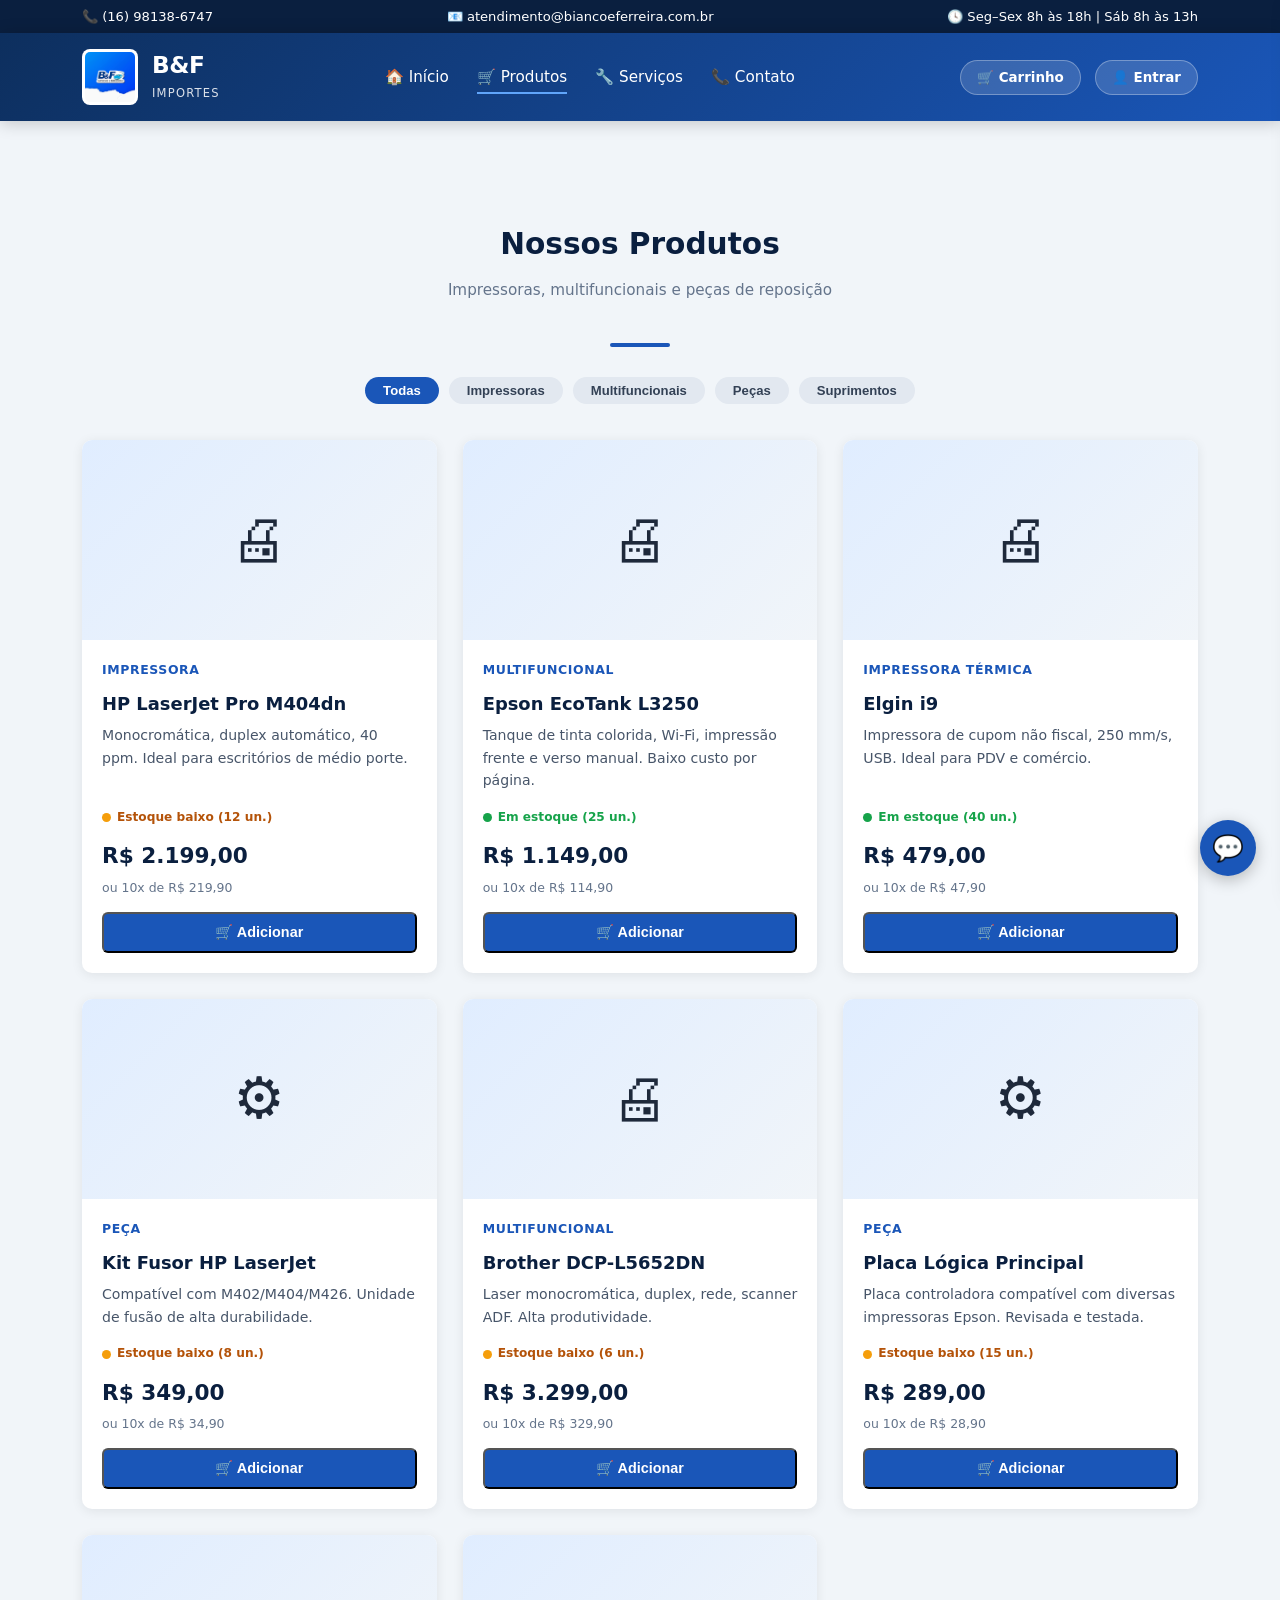
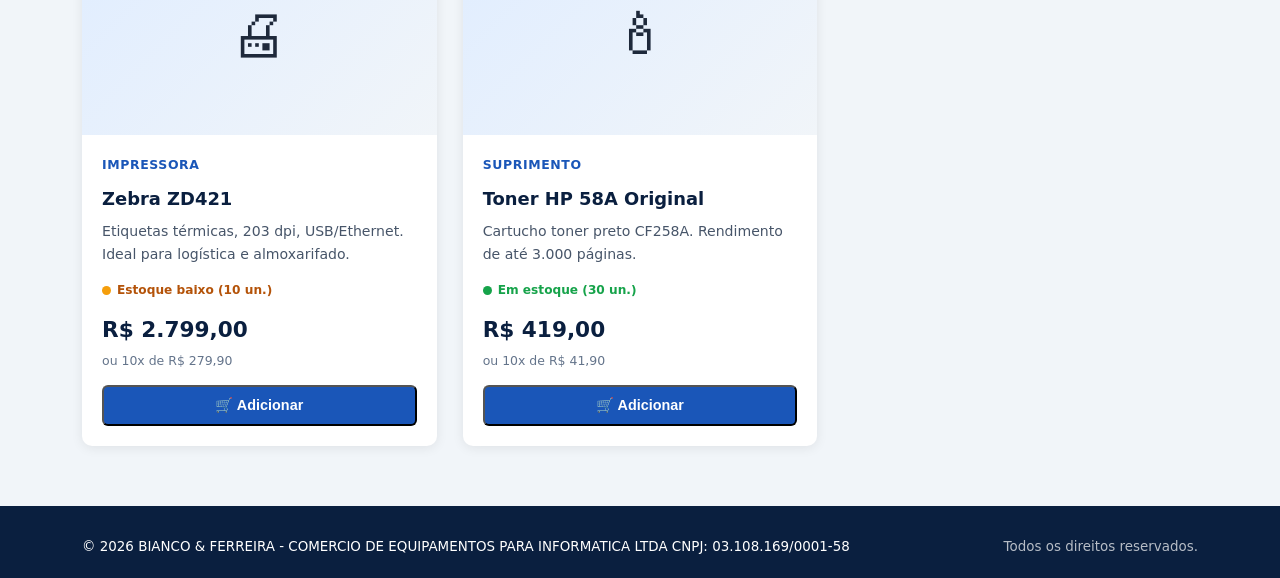
<file: Produtos.html>
<!DOCTYPE html>
<html lang="pt-BR">
<head>
    <meta charset="UTF-8">
    <meta name="viewport" content="width=device-width, initial-scale=1.0">
    <title>Produtos — B&amp;F</title>
    <style>
        :root {
            --azul-escuro: #0a1f3f;
            --azul-medio: #0d2f5e;
            --azul-padrao: #1a56b8;
            --azul-claro: #3b82f6;
            --azul-brilho: #60a5fa;
            --branco: #ffffff;
            --cinza-claro: #f1f5f9;
            --cinza-medio: #cbd5e1;
            --sombra: 0 2px 12px rgba(0,0,0,0.08);
            --sombra-hover: 0 6px 24px rgba(0,0,0,0.14);
            --raio: 10px;
        }
        * { margin: 0; padding: 0; box-sizing: border-box; }
        body {
            font-family: 'Segoe UI', 'Inter', system-ui, sans-serif;
            background: var(--cinza-claro);
            color: #1e293b;
            line-height: 1.6;
        }
        a { text-decoration: none; color: inherit; }
        ul { list-style: none; }

        /* ── TOPO ──────────────────────────── */
        .top-bar {
            background: var(--azul-escuro);
            color: var(--branco);
            font-size: 0.82rem;
            padding: 6px 0;
        }
        .top-bar .container {
            display: flex;
            justify-content: space-between;
            align-items: center;
            flex-wrap: wrap;
        }
        .top-bar span { display: flex; align-items: center; gap: 6px; }

        /* ── CABEÇALHO ──────────────────────── */
        .header {
            background: linear-gradient(135deg, var(--azul-medio) 0%, var(--azul-padrao) 100%);
            color: var(--branco);
            padding: 16px 0;
            position: sticky;
            top: 0;
            z-index: 100;
            box-shadow: 0 2px 16px rgba(0,0,0,0.2);
        }
        .header .container {
            display: flex;
            justify-content: space-between;
            align-items: center;
        }
        .logo-area {
            display: flex;
            align-items: center;
            gap: 14px;
        }
        .logo-area img {
            height: 56px;
            border-radius: 8px;
            background: var(--branco);
            padding: 3px;
        }
        .logo-area h1 {
            font-size: 1.45rem;
            font-weight: 700;
            letter-spacing: -0.4px;
            line-height: 1.25;
        }
        .logo-area small {
            font-size: 0.72rem;
            font-weight: 400;
            opacity: 0.85;
            letter-spacing: 1.2px;
            text-transform: uppercase;
        }
        .nav-links {
            display: flex;
            gap: 28px;
            font-weight: 500;
            font-size: 0.95rem;
        }
        .nav-links a {
            color: var(--branco);
            padding: 6px 0;
            border-bottom: 2px solid transparent;
            transition: border-color 0.25s;
        }
        .nav-links a:hover { border-color: var(--azul-brilho); }
        .btn-contato {
            background: var(--branco);
            color: var(--azul-padrao);
            padding: 10px 24px;
            border-radius: 25px;
            font-weight: 700;
            font-size: 0.9rem;
            transition: all 0.25s;
            box-shadow: 0 2px 8px rgba(0,0,0,0.12);
        }
        .btn-contato:hover {
            background: var(--azul-brilho);
            color: var(--branco);
            transform: translateY(-1px);
            box-shadow: 0 4px 14px rgba(0,0,0,0.2);
        }
        /* ── LAYOUT ──────────────────────────── */
        .container {
            max-width: 1160px;
            margin: 0 auto;
            padding: 0 22px;
        }
        section { padding: 60px 0; }
        .section-title {
            text-align: center;
            font-size: 1.85rem;
            font-weight: 700;
            color: var(--azul-escuro);
            margin-bottom: 10px;
        }
        .section-subtitle {
            text-align: center;
            color: #64748b;
            margin-bottom: 40px;
            font-size: 0.95rem;
        }
        .divide {
            width: 60px;
            height: 4px;
            background: var(--azul-padrao);
            margin: 0 auto 30px;
            border-radius: 2px;
        }

        /* ── HERO ────────────────────────────── */
        .hero {
            background: linear-gradient(170deg, var(--azul-medio) 0%, var(--azul-escuro) 100%);
            color: var(--branco);
            text-align: center;
            padding: 90px 0 100px;
        }
        .hero h2 {
            font-size: 2.6rem;
            font-weight: 800;
            line-height: 1.2;
            margin-bottom: 16px;
        }
        .hero p {
            font-size: 1.15rem;
            opacity: 0.88;
            max-width: 600px;
            margin: 0 auto 30px;
        }
        .btn-hero {
            display: inline-block;
            background: var(--branco);
            color: var(--azul-padrao);
            padding: 14px 38px;
            border-radius: 30px;
            font-weight: 700;
            font-size: 1rem;
            transition: all 0.3s;
            box-shadow: 0 4px 16px rgba(0,0,0,0.15);
        }
        .btn-hero:hover {
            background: var(--azul-brilho);
            color: var(--branco);
            transform: translateY(-2px);
            box-shadow: 0 8px 24px rgba(0,0,0,0.25);
        }

        /* ── CARD DE PRODUTO ─────────────────── */
        .product-grid {
            display: grid;
            grid-template-columns: repeat(auto-fit, minmax(260px, 1fr));
            gap: 26px;
        }
        .product-card {
            background: var(--branco);
            border-radius: var(--raio);
            overflow: hidden;
            box-shadow: var(--sombra);
            transition: all 0.3s;
            display: flex;
            flex-direction: column;
            cursor: pointer;
        }
        .product-card:hover {
            transform: translateY(-5px);
            box-shadow: var(--sombra-hover);
        }
        .product-card .thumb {
            height: 200px;
            background: linear-gradient(135deg, #e0edff 0%, var(--cinza-claro) 100%);
            display: flex;
            align-items: center;
            justify-content: center;
            font-size: 3.6rem;
        }
        .product-card .body {
            padding: 20px;
            flex: 1;
            display: flex;
            flex-direction: column;
        }
        .product-card .body h3 {
            font-size: 1.12rem;
            font-weight: 700;
            color: var(--azul-escuro);
            margin-bottom: 6px;
        }
        .product-card .body .cat {
            font-size: 0.78rem;
            color: var(--azul-padrao);
            font-weight: 600;
            text-transform: uppercase;
            letter-spacing: 0.6px;
            margin-bottom: 10px;
        }
        .product-card .body .desc {
            font-size: 0.88rem;
            color: #475569;
            margin-bottom: 16px;
            flex: 1;
        }
        .product-card .body .price {
            font-size: 1.35rem;
            font-weight: 800;
            color: var(--azul-escuro);
            margin-bottom: 4px;
        }
        .product-card .body .installment {
            font-size: 0.78rem;
            color: #64748b;
            margin-bottom: 14px;
        }
        .btn-card {
            display: block;
            text-align: center;
            background: var(--azul-padrao);
            color: var(--branco);
            padding: 10px 0;
            border-radius: 6px;
            font-weight: 600;
            font-size: 0.9rem;
            transition: background 0.25s;
        }
        .btn-card:hover { background: var(--azul-medio); }

        /* ── SERVIÇOS ────────────────────────── */
        .service-grid {
            display: grid;
            grid-template-columns: repeat(auto-fit, minmax(240px, 1fr));
            gap: 26px;
        }
        .service-card {
            background: var(--branco);
            border-radius: var(--raio);
            padding: 32px 22px;
            text-align: center;
            box-shadow: var(--sombra);
            transition: all 0.3s;
            border-top: 4px solid var(--azul-padrao);
        }
        .service-card:hover {
            transform: translateY(-5px);
            box-shadow: var(--sombra-hover);
        }
        .service-card .icon {
            font-size: 2.6rem;
            margin-bottom: 14px;
        }
        .service-card h3 {
            font-size: 1.08rem;
            font-weight: 700;
            color: var(--azul-escuro);
            margin-bottom: 8px;
        }
        .service-card p {
            font-size: 0.86rem;
            color: #475569;
        }

        /* ── DEPOIMENTOS ──────────────────────── */
        .testimonial-grid {
            display: grid;
            grid-template-columns: repeat(auto-fit, minmax(280px, 1fr));
            gap: 26px;
        }
        .testimonial {
            background: var(--branco);
            border-radius: var(--raio);
            padding: 28px;
            box-shadow: var(--sombra);
            position: relative;
        }
        .testimonial::before {
            content: '\201C';
            font-size: 4rem;
            color: var(--azul-brilho);
            position: absolute;
            top: 8px;
            left: 16px;
            line-height: 1;
            opacity: 0.5;
        }
        .testimonial .text {
            font-style: italic;
            font-size: 0.93rem;
            color: #334155;
            margin-bottom: 16px;
            padding-top: 10px;
        }
        .testimonial .author {
            font-weight: 700;
            font-size: 0.88rem;
            color: var(--azul-escuro);
        }
        .testimonial .role {
            font-size: 0.76rem;
            color: #64748b;
        }

        /* ── CONTATO ─────────────────────────── */
        .contact-section {
            background: linear-gradient(135deg, var(--azul-medio) 0%, var(--azul-padrao) 100%);
            color: var(--branco);
        }
        .contact-section .section-title,
        .contact-section .section-subtitle { color: var(--branco); }
        .contact-section .divide { background: var(--azul-brilho); }
        .contact-grid {
            display: grid;
            grid-template-columns: repeat(auto-fit, minmax(220px, 1fr));
            gap: 30px;
            text-align: center;
        }
        .contact-item .icon-ctt {
            font-size: 2rem;
            margin-bottom: 10px;
        }
        .contact-item h4 {
            font-size: 1rem;
            font-weight: 700;
            margin-bottom: 4px;
        }
        .contact-item p { font-size: 0.9rem; opacity: 0.9; }

        /* ── RODAPÉ ──────────────────────────── */
        footer {
            background: var(--azul-escuro);
            color: var(--branco);
            padding: 30px 0 20px;
            font-size: 0.84rem;
        }
        footer .container {
            display: flex;
            justify-content: space-between;
            align-items: center;
            flex-wrap: wrap;
            gap: 16px;
        }
        footer .legal { opacity: 0.7; }

        /* ── FILTRO ───────────────────────────── */
        .filter-bar {
            display: flex;
            gap: 10px;
            justify-content: center;
            flex-wrap: wrap;
            margin-bottom: 36px;
        }
        .filter-btn {
            background: #e2e8f0;
            color: #334155;
            padding: 6px 18px;
            border-radius: 20px;
            font-size: 0.82rem;
            font-weight: 600;
            border: none;
            cursor: pointer;
            transition: all 0.25s;
        }
        .filter-btn.active {
            background: var(--azul-padrao);
            color: #fff;
        }
        .filter-btn:hover:not(.active) {
            background: #cbd5e1;
        }
        .product-card.hidden { display: none; }

        /* ── CHAT WIDGET ──────────────────────── */
        .chat-widget {
            position: fixed;
            bottom: 24px;
            right: 24px;
            z-index: 999;
            font-family: 'Segoe UI', 'Inter', system-ui, sans-serif;
        }
        .chat-toggle {
            width: 56px;
            height: 56px;
            background: var(--azul-padrao);
            color: var(--branco);
            border: none;
            border-radius: 50%;
            font-size: 1.6rem;
            cursor: pointer;
            box-shadow: 0 4px 16px rgba(0,0,0,0.25);
            transition: all 0.3s;
            display: flex;
            align-items: center;
            justify-content: center;
        }
        .chat-toggle:hover {
            background: var(--azul-medio);
            transform: scale(1.08);
        }
        .chat-panel {
            display: none;
            width: 340px;
            height: 440px;
            background: var(--branco);
            border-radius: 12px;
            box-shadow: 0 8px 32px rgba(0,0,0,0.18);
            flex-direction: column;
            overflow: hidden;
            margin-bottom: 12px;
        }
        .chat-panel.open { display: flex; }
        .chat-header {
            background: var(--azul-padrao);
            color: var(--branco);
            padding: 14px 16px;
            display: flex;
            align-items: center;
            gap: 10px;
        }
        .chat-header .avatar {
            width: 36px;
            height: 36px;
            border-radius: 50%;
            background: var(--azul-brilho);
            display: flex;
            align-items: center;
            justify-content: center;
            font-weight: 700;
            font-size: 0.85rem;
        }
        .chat-header .info { flex: 1; }
        .chat-header .info .name {
            font-weight: 700;
            font-size: 0.92rem;
        }
        .chat-header .info .status {
            font-size: 0.72rem;
            opacity: 0.8;
        }
        .chat-header .close-chat {
            background: none;
            border: none;
            color: var(--branco);
            font-size: 1.3rem;
            cursor: pointer;
            padding: 0 4px;
            line-height: 1;
        }
        .chat-body {
            flex: 1;
            padding: 14px;
            overflow-y: auto;
            background: var(--cinza-claro);
            display: flex;
            flex-direction: column;
            gap: 10px;
        }
        .chat-msg {
            max-width: 85%;
            padding: 10px 14px;
            border-radius: 16px;
            font-size: 0.85rem;
            line-height: 1.45;
            animation: fadeIn 0.3s ease;
        }
        @keyframes fadeIn { from { opacity: 0; transform: translateY(6px); } to { opacity: 1; transform: translateY(0); } }
        .chat-msg.bot {
            background: var(--branco);
            color: #1e293b;
            align-self: flex-start;
            border-bottom-left-radius: 4px;
            box-shadow: 0 1px 3px rgba(0,0,0,0.06);
        }
        .chat-msg.user {
            background: var(--azul-padrao);
            color: var(--branco);
            align-self: flex-end;
            border-bottom-right-radius: 4px;
        }
        .chat-footer {
            padding: 10px 14px;
            display: flex;
            gap: 8px;
            border-top: 1px solid #e2e8f0;
        }
        .chat-footer input {
            flex: 1;
            border: 1px solid #cbd5e1;
            border-radius: 20px;
            padding: 8px 14px;
            font-size: 0.84rem;
            outline: none;
            font-family: inherit;
        }
        .chat-footer input:focus { border-color: var(--azul-padrao); }
        .chat-footer button {
            background: var(--azul-padrao);
            color: var(--branco);
            border: none;
            border-radius: 50%;
            width: 36px;
            height: 36px;
            cursor: pointer;
            font-size: 1rem;
            transition: background 0.25s;
            flex-shrink: 0;
            display: flex;
            align-items: center;
            justify-content: center;
        }
        .chat-footer button:hover { background: var(--azul-medio); }

        @media (max-width: 420px) {
            .chat-panel { width: calc(100vw - 40px); height: 400px; }
        }

        /* ── RESPONSIVO ──────────────────────── */
        /* ── MODAL DE PRODUTO ────────────────── */
        .modal-overlay {
            position: fixed;
            inset: 0;
            background: rgba(0,0,0,0.65);
            z-index: 1000;
            display: none;
            align-items: center;
            justify-content: center;
            padding: 20px;
            animation: fadeOverlay 0.25s ease;
        }
        .modal-overlay.active { display: flex; }
        @keyframes fadeOverlay { from { opacity: 0; } to { opacity: 1; } }
        @keyframes slideUp { from { opacity: 0; transform: translateY(40px); } to { opacity: 1; transform: translateY(0); } }
        .modal-container {
            background: var(--branco);
            border-radius: 14px;
            max-width: 600px;
            width: 100%;
            max-height: 90vh;
            display: flex;
            flex-direction: column;
            box-shadow: 0 12px 48px rgba(0,0,0,0.25);
            animation: slideUp 0.3s ease;
            position: relative;
            overflow: hidden;
        }
        .modal-close {
            position: absolute;
            top: 10px;
            right: 14px;
            background: none;
            border: none;
            font-size: 1.6rem;
            cursor: pointer;
            color: #64748b;
            z-index: 10;
            transition: color 0.2s;
            line-height: 1;
        }
        .modal-close:hover { color: #1e293b; }

        /* ── MODAL TABS ──────────────────── */
        .modal-tabs {
            display: flex;
            border-bottom: 1px solid #e2e8f0;
            padding: 0 20px;
            background: #f8fafc;
            gap: 4px;
            flex-shrink: 0;
        }
        .modal-tab {
            padding: 14px 20px;
            border: none;
            background: none;
            cursor: pointer;
            font-weight: 600;
            font-size: 0.88rem;
            color: #94a3b8;
            border-bottom: 3px solid transparent;
            transition: all 0.2s;
            font-family: inherit;
            margin-bottom: -1px;
        }
        .modal-tab:hover { color: var(--azul-padrao); }
        .modal-tab.active { color: var(--azul-padrao); border-bottom-color: var(--azul-padrao); }

        /* ── MODAL TAB PANEL ─────────────── */
        .modal-tab-panel { display: none; padding: 24px 22px; overflow-y: auto; flex: 1; }
        .modal-tab-panel.active { display: block; }

        /* painel galeria */
        .modal-main-img {
            width: 100%;
            height: 260px;
            background: linear-gradient(135deg, #e0edff 0%, var(--cinza-claro) 100%);
            border-radius: 10px;
            display: flex;
            align-items: center;
            justify-content: center;
            font-size: 5rem;
            margin-bottom: 16px;
            transition: all 0.3s;
        }
        .modal-thumbs {
            display: flex;
            gap: 10px;
            flex-wrap: wrap;
            justify-content: center;
        }
        .modal-thumb {
            width: 58px;
            height: 58px;
            background: linear-gradient(135deg, #e0edff 0%, var(--cinza-claro) 100%);
            border-radius: 8px;
            display: flex;
            align-items: center;
            justify-content: center;
            font-size: 1.6rem;
            cursor: pointer;
            border: 3px solid transparent;
            transition: all 0.2s;
        }
        .modal-thumb:hover { border-color: var(--azul-brilho); transform: scale(1.08); }
        .modal-thumb.active { border-color: var(--azul-padrao); }

        /* painel descrição */
        .modal-cat {
            font-size: 0.78rem;
            color: var(--azul-padrao);
            font-weight: 600;
            text-transform: uppercase;
            letter-spacing: 0.6px;
            margin-bottom: 6px;
        }
        .modal-title {
            font-size: 1.35rem;
            font-weight: 800;
            color: var(--azul-escuro);
            margin-bottom: 14px;
            line-height: 1.3;
        }
        .modal-desc {
            font-size: 0.9rem;
            color: #475569;
            line-height: 1.65;
        }
        .modal-stock-info {
            margin-top: 16px;
            display: flex;
            align-items: center;
            gap: 8px;
            font-size: 0.84rem;
            font-weight: 600;
        }

        /* ── MODAL FOOTER ────────────────── */
        .modal-footer-bar {
            border-top: 1px solid #e2e8f0;
            padding: 16px 22px 20px;
            display: flex;
            align-items: center;
            justify-content: space-between;
            gap: 14px;
            flex-shrink: 0;
            background: #fafbfc;
        }
        .modal-footer-price { flex-shrink: 0; }
        .modal-price {
            font-size: 1.4rem;
            font-weight: 800;
            color: var(--azul-escuro);
            line-height: 1.2;
        }
        .modal-installment {
            font-size: 0.78rem;
            color: #64748b;
        }
        .modal-footer-actions {
            display: flex;
            gap: 8px;
            flex: 1;
            justify-content: flex-end;
        }
        .btn-modal-cart {
            background: var(--azul-padrao);
            color: var(--branco);
            padding: 12px 16px;
            border-radius: 8px;
            border: none;
            cursor: pointer;
            font-weight: 700;
            font-size: 0.84rem;
            font-family: inherit;
            white-space: nowrap;
            transition: all 0.25s;
        }
        .btn-modal-cart:hover {
            background: var(--azul-medio);
            transform: translateY(-1px);
            box-shadow: 0 4px 14px rgba(0,0,0,0.18);
        }
        .btn-modal-quote {
            background: var(--branco);
            color: var(--azul-padrao);
            padding: 12px 16px;
            border-radius: 8px;
            border: 2px solid var(--azul-padrao);
            font-weight: 700;
            font-size: 0.84rem;
            text-decoration: none;
            white-space: nowrap;
            transition: all 0.25s;
            text-align: center;
        }
        .btn-modal-quote:hover {
            background: var(--azul-padrao);
            color: var(--branco);
        }

        @media (max-width: 500px) {
            .modal-main-img { height: 180px; font-size: 3.6rem; }
            .modal-footer-bar { flex-direction: column; align-items: stretch; gap: 10px; }
            .modal-footer-actions { flex-direction: column; }
            .btn-modal-cart, .btn-modal-quote { text-align: center; }
        }

        @media (max-width: 768px) {
            .header .container { flex-direction: column; gap: 12px; }
            .nav-links { gap: 16px; flex-wrap: wrap; justify-content: center; }
            .hero h2 { font-size: 1.9rem; }
            .hero p { font-size: 1rem; }
        }

        /* ── MOBILE GERAL (≤600px) ────────── */
        @media (max-width: 600px) {
            .container { padding: 0 14px; }
            .top-bar .container { font-size: 0.7rem; gap: 4px; justify-content: center; }
            .top-bar span { font-size: 0.68rem; }
            .logo-area img { height: 40px; }
            .logo-area h1 { font-size: 1.15rem; }
            .logo-area small { font-size: 0.64rem; }
            .nav-links { gap: 8px; font-size: 0.8rem; }
            .header-actions { gap: 6px; }
            .btn-login, .btn-cart-header, .btn-contato { font-size: 0.72rem; padding: 7px 12px; }
            .hero { padding: 50px 0 60px; }
            .hero h2 { font-size: 1.45rem; }
            .hero p { font-size: 0.88rem; }
            .section-title { font-size: 1.35rem; }
            .section-subtitle { font-size: 0.84rem; margin-bottom: 24px; }
            .product-grid { grid-template-columns: repeat(auto-fit, minmax(160px, 1fr)); gap: 14px; }
            .product-card .thumb { height: 140px; font-size: 2.6rem; }
            .product-card .body { padding: 14px; }
            .product-card .body h3 { font-size: 0.95rem; }
            .product-card .body .price { font-size: 1.1rem; }
            .product-card .body .desc { font-size: 0.78rem; }
            .service-grid { grid-template-columns: 1fr; }
            .testimonial-grid { grid-template-columns: 1fr; }
            .contact-grid { grid-template-columns: 1fr 1fr; gap: 16px; }
            .brands-grid { gap: 16px; }
            .brand-item { padding: 14px 18px; }
            .brand-icon { font-size: 1.8rem; }
            .brand-item span { font-size: 0.7rem; }
            section { padding: 40px 0; }
            footer .container { flex-direction: column; text-align: center; font-size: 0.74rem; }
        }

        @media (max-width: 400px) {
            .contact-grid { grid-template-columns: 1fr; }
            .product-grid { grid-template-columns: 1fr 1fr; gap: 10px; }
            .product-card .thumb { height: 110px; font-size: 2rem; }
            .product-card .body { padding: 10px; }
            .product-card .body h3 { font-size: 0.82rem; }
            .product-card .body .price { font-size: 1rem; }
            .filter-btn { padding: 4px 12px; font-size: 0.7rem; }
            .hero h2 { font-size: 1.2rem; }
            .btn-hero { padding: 12px 24px; font-size: 0.88rem; }
        }

        /* ── HEADER ACTIONS ────────────────── */
        .about-grid {
            display: grid;
            grid-template-columns: 1fr 1fr;
            gap: 40px;
            align-items: center;
            max-width: 900px;
            margin: 0 auto;
        }
        .about-photos {
            display: grid;
            grid-template-columns: 1fr 1fr;
            gap: 14px;
        }
        .about-photo {
            background: linear-gradient(135deg, #e0edff 0%, var(--cinza-claro) 100%);
            border-radius: 12px;
            height: 140px;
            display: flex;
            align-items: center;
            justify-content: center;
            font-size: 3rem;
        }
        .diferenciais-grid {
            display: grid;
            grid-template-columns: repeat(auto-fit, minmax(220px, 1fr));
            gap: 26px;
            text-align: center;
        }
        .diferencial-card {
            background: var(--branco);
            border-radius: 12px;
            padding: 28px 18px;
            box-shadow: var(--sombra);
        }
        @media (max-width: 600px) {
            .about-grid { grid-template-columns: 1fr; gap: 24px; }
            .about-photos { grid-template-columns: 1fr 1fr; }
            .about-photo { height: 100px; font-size: 2rem; }
            .diferenciais-grid { grid-template-columns: 1fr 1fr; gap: 14px; }
            .diferencial-card { padding: 18px 12px; }
        }
        .header-actions { display: flex; align-items: center; gap: 14px; }
        .btn-login, .btn-cart-header {
            background: rgba(255,255,255,0.15);
            color: var(--branco);
            border: 1px solid rgba(255,255,255,0.3);
            padding: 9px 16px;
            border-radius: 22px;
            cursor: pointer;
            font-weight: 600;
            font-size: 0.84rem;
            transition: all 0.25s;
            display: flex;
            align-items: center;
            gap: 6px;
            font-family: inherit;
        }
        .btn-login:hover, .btn-cart-header:hover { background: rgba(255,255,255,0.25); border-color: rgba(255,255,255,0.6); }
        .btn-cart-header { position: relative; }
        .cart-badge {
            position: absolute;
            top: -6px;
            right: -6px;
            background: #ef4444;
            color: #fff;
            font-size: 0.68rem;
            font-weight: 800;
            width: 20px;
            height: 20px;
            border-radius: 50%;
            display: flex;
            align-items: center;
            justify-content: center;
            transition: transform 0.2s;
        }
        .cart-badge.pop { transform: scale(1.35); }
        .user-dropdown {
            position: relative;
            display: inline-block;
        }
        .user-name-header {
            background: rgba(255,255,255,0.15);
            color: var(--branco);
            border: 1px solid rgba(255,255,255,0.3);
            padding: 9px 16px;
            border-radius: 22px;
            cursor: pointer;
            font-weight: 600;
            font-size: 0.84rem;
            font-family: inherit;
            display: flex;
            align-items: center;
            gap: 6px;
        }
        .user-menu {
            display: none;
            position: absolute;
            top: 100%;
            right: 0;
            margin-top: 6px;
            background: var(--branco);
            border-radius: 8px;
            box-shadow: 0 4px 20px rgba(0,0,0,0.18);
            min-width: 160px;
            z-index: 200;
            overflow: hidden;
        }
        .user-menu.open { display: block; }
        .user-menu button {
            display: block;
            width: 100%;
            padding: 10px 18px;
            border: none;
            background: none;
            cursor: pointer;
            font-size: 0.84rem;
            color: #334155;
            text-align: left;
            font-family: inherit;
            transition: background 0.15s;
        }
        .user-menu button:hover { background: var(--cinza-claro); }

        /* ── ESTOQUE ────────────────────────── */
        .stock-info {
            display: flex;
            align-items: center;
            gap: 6px;
            font-size: 0.76rem;
            font-weight: 600;
            margin-bottom: 12px;
        }
        .stock-dot {
            width: 9px;
            height: 9px;
            border-radius: 50%;
            flex-shrink: 0;
        }
        .stock-dot.high { background: #16a34a; }
        .stock-dot.medium { background: #f59e0b; }
        .stock-dot.low { background: #ef4444; }
        .stock-text.high { color: #16a34a; }
        .stock-text.medium { color: #b45309; }
        .stock-text.low { color: #dc2626; }

        /* ── CARRINHO SIDEBAR ──────────────── */
        .cart-overlay {
            position: fixed;
            inset: 0;
            background: rgba(0,0,0,0.5);
            z-index: 1100;
            display: none;
        }
        .cart-overlay.active { display: block; }
        .cart-sidebar {
            position: fixed;
            top: 0;
            right: -420px;
            width: 400px;
            max-width: 100vw;
            height: 100vh;
            background: var(--branco);
            z-index: 1101;
            box-shadow: -4px 0 24px rgba(0,0,0,0.18);
            display: flex;
            flex-direction: column;
            transition: right 0.3s ease;
        }
        .cart-sidebar.active { right: 0; }
        .cart-header-bar {
            display: flex;
            justify-content: space-between;
            align-items: center;
            padding: 18px 22px;
            border-bottom: 1px solid #e2e8f0;
        }
        .cart-header-bar h3 { font-size: 1.12rem; font-weight: 700; color: var(--azul-escuro); }
        .cart-close {
            background: none;
            border: none;
            font-size: 1.5rem;
            cursor: pointer;
            color: #64748b;
            padding: 4px;
            line-height: 1;
        }
        .cart-items {
            flex: 1;
            overflow-y: auto;
            padding: 14px 22px;
        }
        .cart-empty {
            text-align: center;
            color: #94a3b8;
            padding: 60px 20px;
            font-size: 0.92rem;
        }
        .cart-item {
            display: flex;
            gap: 12px;
            padding: 14px 0;
            border-bottom: 1px solid #f1f5f9;
        }
        .cart-item-img {
            width: 56px;
            height: 56px;
            background: linear-gradient(135deg, #e0edff 0%, var(--cinza-claro) 100%);
            border-radius: 8px;
            display: flex;
            align-items: center;
            justify-content: center;
            font-size: 1.4rem;
            flex-shrink: 0;
        }
        .cart-item-info { flex: 1; min-width: 0; }
        .cart-item-info h4 { font-size: 0.88rem; font-weight: 700; color: var(--azul-escuro); margin-bottom: 2px; white-space: nowrap; overflow: hidden; text-overflow: ellipsis; }
        .cart-item-info .cart-item-price { font-size: 0.84rem; color: #64748b; margin-bottom: 6px; }
        .cart-qty {
            display: flex;
            align-items: center;
            gap: 6px;
        }
        .cart-qty button {
            width: 28px;
            height: 28px;
            border-radius: 50%;
            border: 1px solid #cbd5e1;
            background: var(--branco);
            cursor: pointer;
            font-size: 1rem;
            display: flex;
            align-items: center;
            justify-content: center;
            transition: all 0.15s;
            font-family: inherit;
        }
        .cart-qty button:hover { background: var(--cinza-claro); }
        .cart-qty span { font-weight: 700; font-size: 0.88rem; min-width: 20px; text-align: center; }
        .cart-item-remove {
            background: none;
            border: none;
            color: #94a3b8;
            cursor: pointer;
            font-size: 1.1rem;
            padding: 4px;
            align-self: flex-start;
            transition: color 0.15s;
        }
        .cart-item-remove:hover { color: #ef4444; }
        .cart-footer-bar {
            padding: 16px 22px 22px;
            border-top: 1px solid #e2e8f0;
        }
        .cart-total {
            display: flex;
            justify-content: space-between;
            font-size: 1.08rem;
            font-weight: 700;
            color: var(--azul-escuro);
            margin-bottom: 14px;
        }
        .btn-checkout {
            display: block;
            width: 100%;
            background: var(--azul-padrao);
            color: var(--branco);
            padding: 14px 0;
            border-radius: 8px;
            border: none;
            cursor: pointer;
            font-weight: 700;
            font-size: 0.95rem;
            font-family: inherit;
            transition: all 0.25s;
        }
        .btn-checkout:hover { background: var(--azul-medio); }

        /* ── AUTH MODAL ─────────────────────── */
        .auth-overlay {
            position: fixed;
            inset: 0;
            background: rgba(0,0,0,0.6);
            z-index: 1200;
            display: none;
            align-items: center;
            justify-content: center;
            padding: 20px;
        }
        .auth-overlay.active { display: flex; }
        .auth-box {
            background: var(--branco);
            border-radius: 14px;
            width: 380px;
            max-width: 100%;
            padding: 32px 28px;
            box-shadow: 0 12px 48px rgba(0,0,0,0.25);
            animation: slideUp 0.3s ease;
        }
        .auth-box h3 { font-size: 1.25rem; font-weight: 800; color: var(--azul-escuro); margin-bottom: 20px; text-align: center; }
        .auth-field {
            margin-bottom: 14px;
        }
        .auth-field label {
            display: block;
            font-size: 0.8rem;
            font-weight: 600;
            color: #475569;
            margin-bottom: 4px;
        }
        .auth-field input {
            width: 100%;
            padding: 10px 12px;
            border: 1px solid #cbd5e1;
            border-radius: 8px;
            font-size: 0.88rem;
            font-family: inherit;
            outline: none;
            transition: border-color 0.2s;
        }
        .auth-field input:focus { border-color: var(--azul-padrao); }
        .btn-auth {
            display: block;
            width: 100%;
            background: var(--azul-padrao);
            color: var(--branco);
            padding: 12px 0;
            border-radius: 8px;
            border: none;
            cursor: pointer;
            font-weight: 700;
            font-size: 0.92rem;
            font-family: inherit;
            margin-top: 8px;
            transition: background 0.25s;
        }
        .btn-auth:hover { background: var(--azul-medio); }
        .auth-switch {
            text-align: center;
            margin-top: 14px;
            font-size: 0.82rem;
            color: #64748b;
        }
        .auth-switch a { color: var(--azul-padrao); cursor: pointer; font-weight: 600; }
        .auth-switch a:hover { text-decoration: underline; }
        .auth-error { color: #ef4444; font-size: 0.78rem; text-align: center; margin-top: 8px; }

        /* ── TOAST ──────────────────────────── */
        .toast-container {
            position: fixed;
            top: 20px;
            right: 20px;
            z-index: 9999;
            display: flex;
            flex-direction: column;
            gap: 8px;
        }
        .toast {
            background: var(--azul-escuro);
            color: var(--branco);
            padding: 12px 20px;
            border-radius: 8px;
            font-size: 0.84rem;
            font-weight: 600;
            box-shadow: 0 4px 16px rgba(0,0,0,0.2);
            animation: toastIn 0.35s ease, toastOut 0.3s ease 2s forwards;
            max-width: 340px;
        }
        @keyframes toastIn { from { opacity: 0; transform: translateX(80px); } to { opacity: 1; transform: translateX(0); } }
        @keyframes toastOut { from { opacity: 1; transform: translateX(0); } to { opacity: 0; transform: translateX(80px); } }

        /* ── CERTIFICAÇÕES ──────────────────── */
        .brands-section { background: var(--branco); text-align: center; }
        .brands-grid {
            display: flex;
            flex-wrap: wrap;
            justify-content: center;
            align-items: center;
            gap: 40px;
        }
        .brand-item {
            display: flex;
            flex-direction: column;
            align-items: center;
            gap: 8px;
            padding: 20px 28px;
            border-radius: 12px;
            transition: all 0.3s;
            background: var(--cinza-claro);
        }
        .brand-item:hover { transform: translateY(-4px); box-shadow: var(--sombra-hover); }
        .brand-icon {
            font-size: 2.4rem;
            font-weight: 800;
            color: var(--azul-escuro);
        }
        .brand-item span {
            font-size: 0.82rem;
            font-weight: 600;
            color: #475569;
            text-transform: uppercase;
            letter-spacing: 0.5px;
        }

        /* ── CONTATO INTERATIVO ────────────── */
        .contact-clickable {
            cursor: pointer;
            transition: all 0.2s;
            display: inline-block;
            position: relative;
        }
        .contact-clickable:hover { color: var(--azul-brilho); }
        .contact-clickable.copied::after {
            content: '✓ Copiado!';
            position: absolute;
            top: -28px;
            left: 50%;
            transform: translateX(-50%);
            background: var(--azul-escuro);
            color: var(--branco);
            padding: 4px 12px;
            border-radius: 6px;
            font-size: 0.72rem;
            font-weight: 700;
            white-space: nowrap;
            animation: popIn 0.3s ease;
        }
        @keyframes popIn { from { opacity: 0; transform: translateX(-50%) scale(0.8); } to { opacity: 1; transform: translateX(-50%) scale(1); } }

        /* ── CHECKOUT ──────────────────────── */
        .checkout-overlay {
            position: fixed;
            inset: 0;
            background: rgba(0,0,0,0.65);
            z-index: 1150;
            display: none;
            align-items: center;
            justify-content: center;
            padding: 20px;
        }
        .checkout-overlay.active { display: flex; }
        .checkout-panel {
            background: var(--branco);
            border-radius: 14px;
            width: 900px;
            max-width: 100%;
            max-height: 90vh;
            overflow-y: auto;
            box-shadow: 0 12px 48px rgba(0,0,0,0.25);
            animation: slideUp 0.3s ease;
            display: grid;
            grid-template-columns: 320px 1fr;
        }
        .checkout-panel h3 { font-size: 1.1rem; font-weight: 800; color: var(--azul-escuro); }
        .checkout-header {
            grid-column: 1 / -1;
            display: flex;
            justify-content: space-between;
            align-items: center;
            padding: 16px 22px;
            border-bottom: 1px solid #e2e8f0;
            position: sticky;
            top: 0;
            background: var(--branco);
            z-index: 5;
            border-radius: 14px 14px 0 0;
        }
        .checkout-close {
            background: none;
            border: none;
            font-size: 1.5rem;
            cursor: pointer;
            color: #64748b;
            padding: 4px;
            line-height: 1;
        }
        .checkout-close:hover { color: #1e293b; }
        .checkout-summary {
            background: #f8fafc;
            padding: 20px;
            border-right: 1px solid #e2e8f0;
            display: flex;
            flex-direction: column;
        }
        .checkout-summary h4 {
            font-size: 0.92rem;
            font-weight: 700;
            color: var(--azul-escuro);
            margin-bottom: 14px;
            display: flex;
            align-items: center;
            gap: 6px;
        }
        .checkout-item-mini {
            display: flex;
            gap: 10px;
            padding: 8px 0;
            border-bottom: 1px solid #e2e8f0;
            font-size: 0.8rem;
        }
        .checkout-item-mini .checkout-item-img {
            width: 40px;
            height: 40px;
            background: linear-gradient(135deg, #e0edff 0%, var(--cinza-claro) 100%);
            border-radius: 6px;
            display: flex;
            align-items: center;
            justify-content: center;
            font-size: 1rem;
            flex-shrink: 0;
        }
        .checkout-item-mini .info { flex: 1; }
        .checkout-item-mini .info strong { display: block; color: var(--azul-escuro); white-space: nowrap; overflow: hidden; text-overflow: ellipsis; }
        .checkout-item-mini .info span { color: #64748b; }
        .checkout-totals {
            margin-top: auto;
            padding-top: 14px;
            border-top: 2px solid #cbd5e1;
        }
        .checkout-totals .row {
            display: flex;
            justify-content: space-between;
            font-size: 0.84rem;
            color: #475569;
            margin-bottom: 4px;
        }
        .checkout-totals .row.total {
            font-size: 1.1rem;
            font-weight: 800;
            color: var(--azul-escuro);
            margin-top: 8px;
            padding-top: 8px;
            border-top: 1px dashed #cbd5e1;
        }
        .checkout-form {
            padding: 20px 22px;
            display: flex;
            flex-direction: column;
            gap: 16px;
            overflow-y: auto;
        }
        .checkout-form h4 {
            font-size: 0.88rem;
            font-weight: 700;
            color: var(--azul-escuro);
            margin-bottom: 2px;
        }
        .checkout-field {
            display: flex;
            flex-direction: column;
            gap: 3px;
        }
        .checkout-field label {
            font-size: 0.76rem;
            font-weight: 600;
            color: #475569;
        }
        .checkout-field input, .checkout-field select {
            padding: 9px 12px;
            border: 1px solid #cbd5e1;
            border-radius: 7px;
            font-size: 0.84rem;
            font-family: inherit;
            outline: none;
            transition: border-color 0.2s;
        }
        .checkout-field input:focus, .checkout-field select:focus { border-color: var(--azul-padrao); }
        .checkout-row {
            display: grid;
            grid-template-columns: 1fr 1fr;
            gap: 10px;
        }
        .checkout-row.triple { grid-template-columns: 1fr 1fr 1fr; }
        .payment-tabs {
            display: flex;
            gap: 8px;
            margin-bottom: 4px;
        }
        .payment-tab {
            flex: 1;
            text-align: center;
            padding: 12px 8px;
            border: 2px solid #e2e8f0;
            border-radius: 8px;
            cursor: pointer;
            font-weight: 600;
            font-size: 0.78rem;
            background: var(--branco);
            transition: all 0.2s;
            font-family: inherit;
            color: #475569;
        }
        .payment-tab:hover { border-color: var(--azul-brilho); }
        .payment-tab.active { border-color: var(--azul-padrao); color: var(--azul-padrao); background: #eff6ff; }
        .payment-tab .icon { display: block; font-size: 1.4rem; margin-bottom: 4px; }
        .payment-body { display: none; }
        .payment-body.active { display: block; }
        .pix-qrcode {
            width: 150px;
            height: 150px;
            background: repeating-linear-gradient(45deg, #f1f5f9, #f1f5f9 8px, #e2e8f0 8px, #e2e8f0 10px);
            margin: 0 auto 10px;
            border-radius: 8px;
            display: flex;
            align-items: center;
            justify-content: center;
            font-size: 4rem;
        }
        .pix-key {
            background: #f1f5f9;
            padding: 10px 14px;
            border-radius: 6px;
            font-size: 0.78rem;
            word-break: break-all;
            text-align: center;
            color: #475569;
            margin-bottom: 10px;
            cursor: pointer;
            transition: background 0.2s;
        }
        .pix-key:hover { background: #e2e8f0; }
        .boleto-info {
            background: #fef3c7;
            border: 1px solid #f59e0b;
            border-radius: 8px;
            padding: 14px;
            font-size: 0.82rem;
            color: #92400e;
            line-height: 1.5;
        }
        .btn-confirm {
            display: block;
            width: 100%;
            background: #16a34a;
            color: var(--branco);
            padding: 14px 0;
            border-radius: 8px;
            border: none;
            cursor: pointer;
            font-weight: 700;
            font-size: 0.95rem;
            font-family: inherit;
            transition: all 0.25s;
            text-align: center;
        }
        .btn-confirm:hover { background: #15803d; transform: translateY(-1px); }
        .btn-back-cart {
            display: block;
            width: 100%;
            background: none;
            border: 1px solid #cbd5e1;
            color: #64748b;
            padding: 10px 0;
            border-radius: 8px;
            cursor: pointer;
            font-weight: 600;
            font-size: 0.84rem;
            font-family: inherit;
            text-align: center;
            transition: all 0.2s;
        }
        .btn-back-cart:hover { background: var(--cinza-claro); }
        .order-success {
            text-align: center;
            padding: 40px 20px;
        }
        .order-success .icon-success {
            font-size: 4rem;
            margin-bottom: 12px;
        }
        .order-success h3 { font-size: 1.3rem; margin-bottom: 6px; }
        .order-success p { color: #64748b; font-size: 0.88rem; }

        /* ── NOTA FISCAL ─────────────────── */
        .nf-container {
            background: #fff;
            border: 2px solid #333;
            padding: 0;
            font-family: 'Courier New', monospace;
            font-size: 0.8rem;
            color: #1e293b;
        }
        .nf-header {
            background: #f8fafc;
            padding: 16px 20px;
            border-bottom: 2px solid #333;
            display: flex;
            justify-content: space-between;
            align-items: center;
        }
        .nf-company h4 {
            font-size: 1rem;
            font-weight: 800;
            color: var(--azul-escuro);
            font-family: 'Segoe UI', system-ui, sans-serif;
        }
        .nf-company p { font-size: 0.72rem; color: #64748b; font-family: 'Segoe UI', system-ui, sans-serif; }
        .nf-title {
            text-align: right;
            font-family: 'Segoe UI', system-ui, sans-serif;
        }
        .nf-title h5 { font-size: 0.85rem; color: #333; }
        .nf-title .nf-num { font-size: 1.1rem; font-weight: 800; color: var(--azul-escuro); }
        .nf-body { padding: 16px 20px; }
        .nf-section-title {
            font-size: 0.72rem;
            font-weight: 700;
            text-transform: uppercase;
            letter-spacing: 0.8px;
            color: #64748b;
            margin-bottom: 6px;
            border-bottom: 1px solid #e2e8f0;
            padding-bottom: 4px;
            font-family: 'Segoe UI', system-ui, sans-serif;
        }
        .nf-info-row {
            display: grid;
            grid-template-columns: 1fr 1fr;
            gap: 4px 20px;
            margin-bottom: 12px;
        }
        .nf-info-row span { display: block; }
        .nf-info-row .lbl { font-size: 0.7rem; color: #64748b; font-family: 'Segoe UI', system-ui, sans-serif; }
        .nf-info-row .val { font-weight: 600; font-size: 0.78rem; font-family: 'Segoe UI', system-ui, sans-serif; }
        .nf-table {
            width: 100%;
            border-collapse: collapse;
            margin-bottom: 12px;
            font-family: 'Segoe UI', system-ui, sans-serif;
        }
        .nf-table th {
            background: #f1f5f9;
            padding: 8px;
            text-align: left;
            font-size: 0.7rem;
            text-transform: uppercase;
            letter-spacing: 0.5px;
            color: #475569;
            border-bottom: 2px solid #cbd5e1;
        }
        .nf-table td {
            padding: 8px;
            font-size: 0.78rem;
            border-bottom: 1px solid #f1f5f9;
        }
        .nf-table .num { text-align: right; }
        .nf-totals {
            text-align: right;
            border-top: 2px solid #333;
            padding-top: 10px;
            margin-top: 8px;
        }
        .nf-totals .nf-row {
            display: flex;
            justify-content: space-between;
            padding: 2px 0;
            font-size: 0.8rem;
        }
        .nf-totals .nf-row.total {
            font-size: 1rem;
            font-weight: 800;
            margin-top: 4px;
        }
        .nf-footer {
            background: #f8fafc;
            padding: 12px 20px;
            border-top: 2px solid #333;
            text-align: center;
            font-size: 0.74rem;
            color: #64748b;
        }
        .btn-print-nf {
            display: block;
            width: 100%;
            margin-top: 10px;
            background: #333;
            color: #fff;
            padding: 10px 0;
            border: none;
            border-radius: 6px;
            cursor: pointer;
            font-weight: 700;
            font-size: 0.84rem;
            font-family: 'Segoe UI', system-ui, sans-serif;
            transition: background 0.2s;
        }
        .btn-print-nf:hover { background: #1e293b; }
        @media print {
            body * { visibility: hidden; }
            .nf-container, .nf-container * { visibility: visible; }
            .nf-container { position: absolute; left: 0; top: 0; width: 100%; border: none; }
            .btn-print-nf { display: none; }
        }

        @media (max-width: 680px) {
            .checkout-panel { grid-template-columns: 1fr; }
            .checkout-summary { border-right: none; border-bottom: 1px solid #e2e8f0; }
            .checkout-row { grid-template-columns: 1fr; }
            .checkout-row.triple { grid-template-columns: 1fr 1fr; }
        }

        /* ── LIGHTBOX ─────────────────────── */
        .lightbox-overlay {
            position: fixed;
            inset: 0;
            background: rgba(0,0,0,0.85);
            z-index: 9999;
            display: none;
            align-items: center;
            justify-content: center;
            cursor: pointer;
        }
        .lightbox-overlay.active { display: flex; }
        .lightbox-overlay img {
            max-width: 92vw;
            max-height: 92vh;
            border-radius: 8px;
            box-shadow: 0 8px 40px rgba(0,0,0,0.4);
            animation: zoomIn 0.25s ease;
        }
        .lightbox-close {
            position: absolute;
            top: 16px;
            right: 24px;
            color: #fff;
            font-size: 2.2rem;
            cursor: pointer;
            z-index: 10;
            background: none;
            border: none;
            line-height: 1;
        }
        .lightbox-close:hover { opacity: 0.7; }
        @keyframes zoomIn { from { opacity: 0; transform: scale(0.85); } to { opacity: 1; transform: scale(1); } }

</style>
</head>
<body>

    <div class="top-bar">
        <div class="container">
            <span>&#128222; (16) 98138-6747</span>
            <span>&#128231; atendimento@biancoeferreira.com.br</span>
            <span>&#128339; Seg–Sex 8h às 18h | Sáb 8h às 13h</span>
        </div>
    </div>

    <header class="header">
        <div class="container">
            <div class="logo-area">
                <img src="logo.jpeg" alt="Logo" onerror="this.style.display='none'">
                <div>
                    <h1>B&amp;F</h1>
                    <small>Importes</small>
                </div>
            </div>
            <nav>
                <ul class="nav-links">
                    <li><a href="index.html">&#127968; Início</a></li>
                    <li><a href="produtos.html" style="border-bottom-color:var(--azul-brilho);">&#128722; Produtos</a></li>
                    <li><a href="servicos.html">&#128295; Serviços</a></li>
                    <li><a href="contato.html">&#128222; Contato</a></li>
                </ul>
            </nav>
            <div class="header-actions">
                <button class="btn-cart-header" id="btnCartHeader" title="Carrinho">
                    &#128722; Carrinho
                    <span class="cart-badge" id="cartBadge" style="display:none">0</span>
                </button>
                <button class="btn-login" id="btnLoginHeader">&#128100; Entrar</button>
            </div>
        </div>
    </header>

    <!-- ── PRODUTOS ──────────────────────────── -->
    <section id="produtos">
        <div class="container">
            <h2 class="section-title" style="padding-top:40px;">Nossos Produtos</h2>
            <p class="section-subtitle">Impressoras, multifuncionais e peças de reposição</p>
            <div class="divide"></div>

            <div class="filter-bar" id="filterBar">
                <button class="filter-btn active" data-filter="todas">Todas</button>
                <button class="filter-btn" data-filter="impressoras">Impressoras</button>
                <button class="filter-btn" data-filter="multifuncionais">Multifuncionais</button>
                <button class="filter-btn" data-filter="pecas">Peças</button>
                <button class="filter-btn" data-filter="suprimentos">Suprimentos</button>
            </div>

            <div class="product-grid">

                <div class="product-card" data-category="impressoras">
                    <div class="thumb">&#128424;</div>
                    <div class="body">
                        <span class="cat">Impressora</span>
                        <h3>HP LaserJet Pro M404dn</h3>
                        <p class="desc">Monocromática, duplex automático, 40 ppm. Ideal para escritórios de médio porte.</p>
                        <div class="stock-info" data-product="HP LaserJet Pro M404dn"></div>
                        <div class="price">R$ 2.199,00</div>
                        <div class="installment">ou 10x de R$ 219,90</div>
                        <button class="btn-card add-to-cart">&#128722; Adicionar</button>
                    </div>
                </div>

                <div class="product-card" data-category="multifuncionais">
                    <div class="thumb">&#128424;</div>
                    <div class="body">
                        <span class="cat">Multifuncional</span>
                        <h3>Epson EcoTank L3250</h3>
                        <p class="desc">Tanque de tinta colorida, Wi-Fi, impressão frente e verso manual. Baixo custo por página.</p>
                        <div class="stock-info" data-product="Epson EcoTank L3250"></div>
                        <div class="price">R$ 1.149,00</div>
                        <div class="installment">ou 10x de R$ 114,90</div>
                        <button class="btn-card add-to-cart">&#128722; Adicionar</button>
                    </div>
                </div>

                <div class="product-card" data-category="impressoras">
                    <div class="thumb">&#128424;</div>
                    <div class="body">
                        <span class="cat">Impressora Térmica</span>
                        <h3>Elgin i9</h3>
                        <p class="desc">Impressora de cupom não fiscal, 250 mm/s, USB. Ideal para PDV e comércio.</p>
                        <div class="stock-info" data-product="Elgin i9"></div>
                        <div class="price">R$ 479,00</div>
                        <div class="installment">ou 10x de R$ 47,90</div>
                        <button class="btn-card add-to-cart">&#128722; Adicionar</button>
                    </div>
                </div>

                <div class="product-card" data-category="pecas">
                    <div class="thumb">&#9881;</div>
                    <div class="body">
                        <span class="cat">Peça</span>
                        <h3>Kit Fusor HP LaserJet</h3>
                        <p class="desc">Compatível com M402/M404/M426. Unidade de fusão de alta durabilidade.</p>
                        <div class="stock-info" data-product="Kit Fusor HP LaserJet"></div>
                        <div class="price">R$ 349,00</div>
                        <div class="installment">ou 10x de R$ 34,90</div>
                        <button class="btn-card add-to-cart">&#128722; Adicionar</button>
                    </div>
                </div>

                <div class="product-card" data-category="multifuncionais">
                    <div class="thumb">&#128424;</div>
                    <div class="body">
                        <span class="cat">Multifuncional</span>
                        <h3>Brother DCP-L5652DN</h3>
                        <p class="desc">Laser monocromática, duplex, rede, scanner ADF. Alta produtividade.</p>
                        <div class="stock-info" data-product="Brother DCP-L5652DN"></div>
                        <div class="price">R$ 3.299,00</div>
                        <div class="installment">ou 10x de R$ 329,90</div>
                        <button class="btn-card add-to-cart">&#128722; Adicionar</button>
                    </div>
                </div>

                <div class="product-card" data-category="pecas">
                    <div class="thumb">&#9881;</div>
                    <div class="body">
                        <span class="cat">Peça</span>
                        <h3>Placa Lógica Principal</h3>
                        <p class="desc">Placa controladora compatível com diversas impressoras Epson. Revisada e testada.</p>
                        <div class="stock-info" data-product="Placa Lógica Principal"></div>
                        <div class="price">R$ 289,00</div>
                        <div class="installment">ou 10x de R$ 28,90</div>
                        <button class="btn-card add-to-cart">&#128722; Adicionar</button>
                    </div>
                </div>

                <div class="product-card" data-category="impressoras">
                    <div class="thumb">&#128424;</div>
                    <div class="body">
                        <span class="cat">Impressora</span>
                        <h3>Zebra ZD421</h3>
                        <p class="desc">Etiquetas térmicas, 203 dpi, USB/Ethernet. Ideal para logística e almoxarifado.</p>
                        <div class="stock-info" data-product="Zebra ZD421"></div>
                        <div class="price">R$ 2.799,00</div>
                        <div class="installment">ou 10x de R$ 279,90</div>
                        <button class="btn-card add-to-cart">&#128722; Adicionar</button>
                    </div>
                </div>

                <div class="product-card" data-category="suprimentos">
                    <div class="thumb">&#128367;</div>
                    <div class="body">
                        <span class="cat">Suprimento</span>
                        <h3>Toner HP 58A Original</h3>
                        <p class="desc">Cartucho toner preto CF258A. Rendimento de até 3.000 páginas.</p>
                        <div class="stock-info" data-product="Toner HP 58A Original"></div>
                        <div class="price">R$ 419,00</div>
                        <div class="installment">ou 10x de R$ 41,90</div>
                        <button class="btn-card add-to-cart">&#128722; Adicionar</button>
                    </div>
                </div>

            </div>
        </div>
    </section>

    <!-- ── MODAL DE PRODUTO ────────────────────── -->
    <div class="modal-overlay" id="productModal">
        <div class="modal-container">
            <button class="modal-close" id="modalClose">&times;</button>
            <div class="modal-tabs">
                <button class="modal-tab active" data-tab="galeria">&#128247; Imagens</button>
                <button class="modal-tab" data-tab="descricao">&#128196; Descrição</button>
            </div>
            <div class="modal-tab-panel active" id="tabGaleria">
                <div class="modal-main-img" id="modalMainImg"></div>
                <div class="modal-thumbs" id="modalThumbs"></div>
            </div>
            <div class="modal-tab-panel" id="tabDescricao">
                <span class="modal-cat" id="modalCat"></span>
                <h2 class="modal-title" id="modalTitle"></h2>
                <p class="modal-desc" id="modalDesc"></p>
                <div class="modal-stock-info" id="modalStock"></div>
            </div>
            <div class="modal-footer-bar">
                <div class="modal-footer-price">
                    <div class="modal-price" id="modalPrice"></div>
                    <div class="modal-installment" id="modalInstallment"></div>
                </div>
                <div class="modal-footer-actions">
                    <button class="btn-modal-cart" id="modalAddCart">&#128722; Adicionar</button>
                    <a href="contato.html" class="btn-modal-quote" id="modalBtn">Solicitar Orçamento</a>
                </div>
            </div>
        </div>
    </div>

    <!-- ── CHECKOUT ────────────────────────────── -->
    <div class="checkout-overlay" id="checkoutOverlay">
        <div class="checkout-panel" id="checkoutPanel">
            <div class="checkout-header">
                <h3>&#128179; Finalizar Compra</h3>
                <button class="checkout-close" id="checkoutClose">&times;</button>
            </div>
            <div class="checkout-summary" id="checkoutSummary"></div>
            <div class="checkout-form" id="checkoutForm">
                <div id="checkoutFormFields">
                    <h4>&#128666; Dados de Entrega</h4>
                    <div class="checkout-field"><label>Nome completo</label><input type="text" id="coName" placeholder="Seu nome completo"></div>
                    <div class="checkout-row">
                        <div class="checkout-field"><label>CPF</label><input type="text" id="coCPF" placeholder="000.000.000-00"></div>
                        <div class="checkout-field"><label>Telefone</label><input type="text" id="coPhone" placeholder="(11) 90000-0000"></div>
                    </div>
                    <div class="checkout-field"><label>E-mail</label><input type="text" id="coEmail" placeholder="seu@email.com"></div>
                    <div class="checkout-row">
                        <div class="checkout-field"><label>CEP</label><input type="text" id="coCEP" placeholder="00000-000"></div>
                        <div class="checkout-field"><label>Estado</label><select id="coState"><option value="">Selecione</option><option>SP</option><option>RJ</option><option>MG</option><option>RS</option><option>PR</option><option>SC</option><option>BA</option><option>PE</option><option>CE</option><option>DF</option><option>GO</option><option>MT</option><option>MS</option><option>ES</option><option>AM</option><option>PA</option><option>MA</option><option>PB</option><option>RN</option><option>AL</option><option>SE</option><option>RO</option><option>TO</option><option>AC</option><option>AP</option><option>RR</option></select></div>
                    </div>
                    <div class="checkout-row">
                        <div class="checkout-field"><label>Cidade</label><input type="text" id="coCity" placeholder="Sua cidade"></div>
                        <div class="checkout-field"><label>Bairro</label><input type="text" id="coNeighborhood" placeholder="Bairro"></div>
                    </div>
                    <div class="checkout-row">
                        <div class="checkout-field" style="flex:3;"><label>Endereço</label><input type="text" id="coAddress" placeholder="Rua, Avenida..."></div>
                        <div class="checkout-field" style="flex:1;"><label>Nº</label><input type="text" id="coNumber" placeholder="123"></div>
                    </div>
                    <div class="checkout-field"><label>Complemento</label><input type="text" id="coComplement" placeholder="Apto, bloco, etc. (opcional)"></div>
                    <h4 style="margin-top:8px;">&#128179; Forma de Pagamento</h4>
                    <div class="payment-tabs">
                        <button class="payment-tab active" data-pay="card"><span class="icon">&#128179;</span> Cartão</button>
                        <button class="payment-tab" data-pay="pix"><span class="icon">&#128247;</span> PIX</button>
                        <button class="payment-tab" data-pay="boleto"><span class="icon">&#128196;</span> Boleto</button>
                    </div>
                    <div class="payment-body active" id="payCard">
                        <div class="checkout-field"><label>Número do cartão</label><input type="text" id="cardNumber" placeholder="0000 0000 0000 0000"></div>
                        <div class="checkout-field"><label>Nome no cartão</label><input type="text" id="cardName" placeholder="Nome impresso no cartão"></div>
                        <div class="checkout-row">
                            <div class="checkout-field"><label>Validade</label><input type="text" id="cardExpiry" placeholder="MM/AA"></div>
                            <div class="checkout-field"><label>CVV</label><input type="text" id="cardCVV" placeholder="123"></div>
                        </div>
                        <div class="checkout-field"><label>Parcelas</label><select id="cardInstallments"></select></div>
                    </div>
                    <div class="payment-body" id="payPix">
                        <div class="pix-qrcode">&#128247;</div>
                        <div class="pix-key" id="pixKey" title="Clique para copiar">bf-pagamento-550e8400-e29b-41d4-a716-446655440000</div>
                        <p style="font-size:0.76rem;color:#64748b;text-align:center;">Clique na chave PIX acima para copiar</p>
                    </div>
                    <div class="payment-body" id="payBoleto">
                        <div class="boleto-info">&#128196; O boleto será gerado e enviado para o seu e-mail após a confirmação do pedido. Vencimento em 3 dias úteis.</div>
                    </div>
                </div>
                <div id="checkoutSuccess" style="display:none;">
                    <div class="nf-container">
                        <div class="nf-header">
                            <div class="nf-company"><h4>B&amp;F Ltda</h4><p>CNPJ: 03.108.169/0001-58</p><p>R. Rui Barbosa, 363 — Centro, Jaboticabal — SP, 14870-090</p></div>
                            <div class="nf-title"><h5>DANFE</h5><div class="nf-num" id="nfOrderNum"></div><span style="font-size:0.72rem;color:#64748b;" id="nfDate"></span></div>
                        </div>
                        <div class="nf-body">
                            <div class="nf-section-title">Dados do Cliente</div>
                            <div class="nf-info-row" id="nfCustomerInfo"></div>
                            <div class="nf-section-title">Itens</div>
                            <table class="nf-table"><thead><tr><th>Produto</th><th class="num">Qtd</th><th class="num">Unitário</th><th class="num">Total</th></tr></thead><tbody id="nfItemsBody"></tbody></table>
                            <div class="nf-totals" id="nfTotals"></div>
                            <div class="nf-section-title">Pagamento</div>
                            <p style="margin-bottom:8px;" id="nfPayment"></p>
                        </div>
                        <div class="nf-footer">Agradecemos a preferência! | B&amp;F<br>atendimento@biancoeferreira.com.br | (16) 98138-6747</div>
                    </div>
                    <button class="btn-print-nf" id="btnPrintNF">&#128424; Imprimir Nota Fiscal</button>
                </div>
                <button class="btn-confirm" id="btnConfirmOrder">Confirmar Pedido</button>
                <button class="btn-back-cart" id="btnBackToCart">&#8592; Voltar ao carrinho</button>
            </div>
        </div>
    </div>

    <!-- ── CARRINHO SIDEBAR ──────────────────── -->
    <div class="cart-overlay" id="cartOverlay"></div>
    <div class="cart-sidebar" id="cartSidebar">
        <div class="cart-header-bar">
            <h3>&#128722; Carrinho</h3>
            <button class="cart-close" id="cartClose">&times;</button>
        </div>
        <div class="cart-items" id="cartItems">
            <div class="cart-empty">Seu carrinho está vazio.</div>
        </div>
        <div class="cart-footer-bar" id="cartFooter" style="display:none;">
            <div class="cart-total"><span>Total:</span><span id="cartTotal">R$ 0,00</span></div>
            <button class="btn-checkout" id="btnCheckout">Finalizar Pedido</button>
        </div>
    </div>

    <div class="auth-overlay" id="authOverlay">
        <div class="auth-box" id="authBoxLogin">
            <h3>&#128274; Entrar</h3>
            <div class="auth-field"><label>E-mail</label><input type="text" id="loginEmail" placeholder="admin"></div>
            <div class="auth-field"><label>Senha</label><input type="password" id="loginPass" placeholder="admin"></div>
            <div class="auth-error" id="loginError"></div>
            <button class="btn-auth" id="btnLogin">Entrar</button>
            <div class="auth-switch">Não tem conta? <a id="switchToRegister">Cadastre-se</a></div>
        </div>
        <div class="auth-box" id="authBoxRegister" style="display:none;">
            <h3>&#128100; Criar Conta</h3>
            <div class="auth-field"><label>Nome</label><input type="text" id="regName" placeholder="Seu nome"></div>
            <div class="auth-field"><label>E-mail</label><input type="text" id="regEmail" placeholder="seu@email.com"></div>
            <div class="auth-field"><label>Senha</label><input type="password" id="regPass" placeholder="Mínimo 4 caracteres"></div>
            <div class="auth-error" id="regError"></div>
            <button class="btn-auth" id="btnRegister">Cadastrar</button>
            <div class="auth-switch">Já tem conta? <a id="switchToLogin">Entrar</a></div>
        </div>
    </div>

    <div class="toast-container" id="toastContainer"></div>

    <div class="chat-widget">
        <div class="chat-panel" id="chatPanel">
            <div class="chat-header"><div class="avatar">B&amp;F</div><div class="info"><div class="name">B&amp;F</div><div class="status">Online agora</div></div><button class="close-chat" id="closeChat">&times;</button></div>
            <div class="chat-body" id="chatBody"><div class="chat-msg bot">Ol&aacute;! Somos a B&amp;F. Como posso ajudar?</div></div>
            <div class="chat-footer"><input type="text" id="chatInput" placeholder="Digite sua mensagem..." maxlength="300"><button id="chatSend">&#10148;</button></div>
        </div>
        <button class="chat-toggle" id="chatToggle">&#128172;</button>
    </div>

    <footer>
        <div class="container">
            <p>&copy; 2026 BIANCO &amp; FERREIRA - COMERCIO DE EQUIPAMENTOS PARA INFORMATICA LTDA CNPJ: 03.108.169/0001-58</p>
            <p class="legal">Todos os direitos reservados.</p>
        </div>
    </footer>

    <script>
(function(){
    /* ── DADOS DOS PRODUTOS ─────────── */
    var productData = {
        'HP LaserJet Pro M404dn': {
            images: ['&#128424;','&#128196;','&#128295;','&#128203;'],
            stock: 12,
            longDesc: 'A HP LaserJet Pro M404dn é uma impressora monocromática de alto desempenho, ideal para escritórios que precisam de velocidade e qualidade. Com impressão duplex automática e velocidade de até 40 ppm, oferece produtividade sem abrir mão da segurança. Conexão Ethernet e USB, compatível com HP Smart e soluções de gerenciamento em nuvem. Bandeja de 250 folhas e bandeja multiuso para 100 folhas adicionais.'
        },
        'Epson EcoTank L3250': {
            images: ['&#128424;','&#127912;','&#128167;','&#128203;'],
            stock: 25,
            longDesc: 'A Epson EcoTank L3250 é a solução perfeita para quem busca economia. Com tanque de tinta de alta capacidade, imprime até 4.500 páginas em preto e 7.500 em cores sem se preocupar com cartuchos. Conexão Wi-Fi integrada, compatível com Epson Smart Panel. Impressão frente e verso manual, velocidade de 10 ppm em preto e 5 ppm em cores. Ideal para uso doméstico e pequenos escritórios.'
        },
        'Elgin i9': {
            images: ['&#129534;','&#128722;','&#128179;','&#128203;'],
            stock: 40,
            longDesc: 'A Elgin i9 é uma impressora térmica de cupom não fiscal de alta velocidade, atingindo até 250 mm/s. Com conexão USB, é perfeita para pontos de venda, comércios e estabelecimentos que exigem agilidade na emissão de comprovantes. Design robusto, guilhotina integrada e compatível com os principais sistemas de automação comercial do mercado.'
        },
        'Kit Fusor HP LaserJet': {
            images: ['&#9881;','&#128296;','&#128295;','&#128203;'],
            stock: 8,
            longDesc: 'O Kit Fusor para HP LaserJet é compatível com os modelos M402, M404, M426 e similares. Esta unidade de fusão de alta durabilidade garante impressões nítidas e sem falhas. Fabricado com materiais de qualidade premium, oferece vida útil estendida comparado aos fusores convencionais. Fácil instalação com guia passo a passo incluso. Testado individualmente antes do envio.'
        },
        'Brother DCP-L5652DN': {
            images: ['&#128424;','&#128224;','&#128196;','&#128203;'],
            stock: 6,
            longDesc: 'A Brother DCP-L5652DN é uma multifuncional laser monocromática completa. Com impressão duplex automática, scanner ADF para múltiplas páginas e conexão de rede, é a escolha certa para grupos de trabalho que precisam de alta produtividade. Velocidade de 40 ppm, bandeja de 250 folhas, display LCD touchscreen de 3,5". Ideal para escritórios de médio a grande porte.'
        },
        'Placa Lógica Principal': {
            images: ['&#128268;','&#128295;','&#128187;','&#128203;'],
            stock: 15,
            longDesc: 'Placa lógica principal compatível com diversas impressoras Epson. Revisada e testada individualmente antes do envio. Esta placa controladora é responsável pelo processamento central da impressora, gerenciando desde a comunicação com o computador até o controle dos motores e cabeçotes de impressão. Acompanha manual de instalação e garantia de 90 dias.'
        },
        'Zebra ZD421': {
            images: ['&#127991;','&#128230;','&#128203;','&#128295;'],
            stock: 10,
            longDesc: 'A Zebra ZD421 é uma impressora de etiquetas térmicas de alto desempenho com resolução de 203 dpi. Ideal para logística, almoxarifado e varejo. Conexão USB e Ethernet, compatível com as principais linguagens de impressão como ZPL e EPL. Design compacto e construção robusta para ambientes exigentes. Velocidade de impressão de até 152 mm/s.'
        },
        'Toner HP 58A Original': {
            images: ['&#128424;','&#128137;','&#128267;','&#128203;'],
            stock: 30,
            longDesc: 'O Toner HP 58A Original (CF258A) é o suprimento oficial para impressoras HP LaserJet. Com rendimento de até 3.000 páginas, garante impressões nítidas e de qualidade profissional. A tecnologia JetIntelligence da HP assegura desempenho consistente página após página, além de proteção contra falsificações. Fácil instalação, design de troca rápida.'
        }
    };

    /* ── RENDER ESTOQUE ──────────────── */
    function renderStock() {
        document.querySelectorAll('.stock-info').forEach(function(el){
            var name = el.getAttribute('data-product');
            var data = productData[name];
            if (!data) return;
            var s = data.stock;
            var cls, txt;
            if (s > 20) { cls = 'high'; txt = 'Em estoque (' + s + ' un.)'; }
            else if (s > 5) { cls = 'medium'; txt = 'Estoque baixo (' + s + ' un.)'; }
            else { cls = 'low'; txt = 'Últimas unidades (' + s + ' un.)'; }
            el.innerHTML = '<span class="stock-dot ' + cls + '"></span><span class="stock-text ' + cls + '">' + txt + '</span>';
        });
    }
    renderStock();

    /* ── CARRINHO ────────────────────── */
    var CART_KEY = 'bf_cart';
    function loadCart(){ try { return JSON.parse(localStorage.getItem(CART_KEY)) || []; } catch(e){ return []; } }
    function saveCart(arr){ localStorage.setItem(CART_KEY, JSON.stringify(arr)); }
    var cart = loadCart();

    var cartSidebar = document.getElementById('cartSidebar');
    var cartOverlay = document.getElementById('cartOverlay');
    var cartItemsEl = document.getElementById('cartItems');
    var cartTotalEl = document.getElementById('cartTotal');
    var cartFooter = document.getElementById('cartFooter');
    var cartBadge = document.getElementById('cartBadge');

    function cartCount(){ return cart.reduce(function(s,i){ return s + i.qty; }, 0); }

    function updateBadge(){
        if (!cartBadge) return;
        var c = cartCount();
        if (c > 0) { cartBadge.style.display = 'flex'; cartBadge.textContent = c; cartBadge.classList.add('pop'); setTimeout(function(){ cartBadge.classList.remove('pop'); }, 200); }
        else { cartBadge.style.display = 'none'; }
    }

    function cartPrice(str){
        return parseFloat((str||'').replace(/[^\d,]/g,'').replace(',','.')) || 0;
    }

    function cartTotal(){
        return cart.reduce(function(s,i){ return s + (cartPrice(i.price) * i.qty); }, 0);
    }

    function fmtReal(v){ return 'R$ ' + v.toFixed(2).replace('.',','); }

    function renderCart(){
        if (!cartItemsEl || !cartFooter || !cartTotalEl) return;
        if (cart.length === 0) {
            cartItemsEl.innerHTML = '<div class="cart-empty">Seu carrinho est&aacute; vazio.</div>';
            cartFooter.style.display = 'none';
        } else {
            var h = '';
            cart.forEach(function(item, idx){
                var thumb = productData[item.title] && productData[item.title].images ? productData[item.title].images[0] : '&#128424;';
                h += '<div class="cart-item">' +
                    '<div class="cart-item-img">' + thumb + '</div>' +
                    '<div class="cart-item-info">' +
                        '<h4>' + item.title + '</h4>' +
                        '<div class="cart-item-price">' + item.price + '</div>' +
                        '<div class="cart-qty">' +
                            '<button data-idx="'+idx+'" data-act="dec">&minus;</button>' +
                            '<span>' + item.qty + '</span>' +
                            '<button data-idx="'+idx+'" data-act="inc">+</button>' +
                        '</div>' +
                    '</div>' +
                    '<button class="cart-item-remove" data-idx="'+idx+'" data-act="del">&times;</button>' +
                '</div>';
            });
            cartItemsEl.innerHTML = h;
            cartFooter.style.display = 'block';
            cartTotalEl.textContent = fmtReal(cartTotal());
        }
        saveCart(cart);
        updateBadge();
    }

    if (cartItemsEl) {
        cartItemsEl.addEventListener('click', function(e){
            var btn = e.target.closest('button');
            if (!btn) return;
            var idx = parseInt(btn.getAttribute('data-idx'));
            var act = btn.getAttribute('data-act');
            if (act === 'inc') { cart[idx].qty++; }
            else if (act === 'dec') { cart[idx].qty--; if (cart[idx].qty <= 0) cart.splice(idx,1); }
            else if (act === 'del') { cart.splice(idx,1); }
            renderCart();
        });
    }

    function addToCart(title, price){
        var exist = cart.find(function(i){ return i.title === title; });
        if (exist) { exist.qty++; }
        else { cart.push({title: title, price: price, qty: 1}); }
        renderCart();
        showToast('&#9989; ' + title + ' adicionado ao carrinho!');
    }

    function openCart(){ if(cartOverlay){cartOverlay.classList.add('active');} if(cartSidebar){cartSidebar.classList.add('active');} document.body.style.overflow = 'hidden'; }
    function closeCart(){ if(cartOverlay){cartOverlay.classList.remove('active');} if(cartSidebar){cartSidebar.classList.remove('active');} document.body.style.overflow = ''; }
    var cartCloseBtn = document.getElementById('cartClose');
    if (cartCloseBtn) cartCloseBtn.addEventListener('click', closeCart);
    if (cartOverlay) cartOverlay.addEventListener('click', function(e){ if (e.target === cartOverlay) closeCart(); });
    var btnCartH = document.getElementById('btnCartHeader');
    if (btnCartH) btnCartH.addEventListener('click', openCart);

    /* ── CHECKOUT ────────────────────── */
    var checkoutOverlay = document.getElementById('checkoutOverlay');
    var checkoutSummary = document.getElementById('checkoutSummary');

    if (checkoutOverlay && checkoutSummary) {
        function renderCheckoutSummary(){
            var h = '<h4>&#128722; Resumo do Pedido</h4>';
            cart.forEach(function(item){
                var thumb = productData[item.title] && productData[item.title].images ? productData[item.title].images[0] : '&#128424;';
                h += '<div class="checkout-item-mini">' +
                    '<div class="checkout-item-img">' + thumb + '</div>' +
                    '<div class="info"><strong>' + item.title + '</strong><span>' + item.qty + 'x ' + item.price + '</span></div>' +
                '</div>';
            });
            var subtotal = cartTotal();
            var shipping = subtotal > 500 ? 0 : 29.90;
            var total = subtotal + shipping;
            h += '<div class="checkout-totals">' +
                '<div class="row"><span>Subtotal</span><span>' + fmtReal(subtotal) + '</span></div>' +
                '<div class="row"><span>Frete</span><span>' + (shipping === 0 ? 'Grátis' : fmtReal(shipping)) + '</span></div>' +
                '<div class="row total"><span>Total</span><span id="checkoutTotalValue" data-total="' + total + '">' + fmtReal(total) + '</span></div>' +
            '</div>';
            checkoutSummary.innerHTML = h;
            renderInstallments(total);
        }

        function renderInstallments(total){
            var sel = document.getElementById('cardInstallments');
            if (!sel) return;
            var h = '';
            for (var i = 1; i <= 10; i++) {
                var val = total / i;
                h += '<option value="' + i + '">' + i + 'x de ' + fmtReal(val) + (i === 1 ? ' (à vista)' : '') + '</option>';
            }
            sel.innerHTML = h;
        }

        function openCheckout(){
            renderCheckoutSummary();
            var ff = document.getElementById('checkoutFormFields');
            var cs = document.getElementById('checkoutSuccess');
            var bc = document.getElementById('btnConfirmOrder');
            if (ff) ff.style.display = 'block';
            if (cs) cs.style.display = 'none';
            if (bc) bc.style.display = 'block';
            checkoutOverlay.classList.add('active');
            closeCart();
            document.body.style.overflow = 'hidden';
        }
        function closeCheckout(){
            checkoutOverlay.classList.remove('active');
            document.body.style.overflow = '';
        }

        var coClose = document.getElementById('checkoutClose');
        if (coClose) coClose.addEventListener('click', closeCheckout);
        checkoutOverlay.addEventListener('click', function(e){ if (e.target === checkoutOverlay) closeCheckout(); });
        var btnBack = document.getElementById('btnBackToCart');
        if (btnBack) btnBack.addEventListener('click', function(){
            closeCheckout();
            setTimeout(openCart, 200);
        });

        document.querySelectorAll('.payment-tab').forEach(function(tab){
            tab.addEventListener('click', function(){
                document.querySelectorAll('.payment-tab').forEach(function(t){ t.classList.remove('active'); });
                tab.classList.add('active');
                var pay = tab.getAttribute('data-pay');
                document.querySelectorAll('.payment-body').forEach(function(b){ b.classList.remove('active'); });
                var target = document.getElementById(pay === 'card' ? 'payCard' : pay === 'pix' ? 'payPix' : 'payBoleto');
                if (target) target.classList.add('active');
            });
        });

        var pixKeyEl = document.getElementById('pixKey');
        if (pixKeyEl) {
            pixKeyEl.addEventListener('click', function(){
                if (navigator.clipboard) {
                    navigator.clipboard.writeText(pixKeyEl.textContent).then(function(){
                        showToast('&#128247; Chave PIX copiada!');
                    });
                }
            });
        }

        var btnConfirm = document.getElementById('btnConfirmOrder');
        if (btnConfirm) {
            btnConfirm.addEventListener('click', function(){
                var name = document.getElementById('coName').value.trim();
                var email = document.getElementById('coEmail').value.trim();
                var phone = document.getElementById('coPhone').value.trim();
                var address = document.getElementById('coAddress').value.trim();
                var number = document.getElementById('coNumber').value.trim();
                var city = document.getElementById('coCity').value.trim();
                var state = document.getElementById('coState').value;

                if (!name || !email || !phone || !address || !number || !city || !state) {
                    showToast('&#9888; Preencha todos os campos obrigatórios.');
                    return;
                }

                var activePayTab = document.querySelector('.payment-tab.active');
                var payMethod = activePayTab ? activePayTab.getAttribute('data-pay') : 'card';
                var payLabel = payMethod === 'card' ? 'Cartão de Crédito' : payMethod === 'pix' ? 'PIX' : 'Boleto';

                var orderId = 'BF-' + Date.now().toString(36).toUpperCase();
                var now = new Date();
                var dateStr = now.toLocaleDateString('pt-BR') + ' ' + now.toLocaleTimeString('pt-BR', {hour:'2-digit', minute:'2-digit'});

                var nfNum = document.getElementById('nfOrderNum');
                var nfDate = document.getElementById('nfDate');
                if (nfNum) nfNum.textContent = orderId;
                if (nfDate) nfDate.textContent = dateStr;

                var cpf = document.getElementById('coCPF').value.trim() || '---';
                var addrFull = address + ', ' + number;
                var coComp = document.getElementById('coComplement');
                if (coComp && coComp.value.trim()) addrFull += ' — ' + coComp.value.trim();
                addrFull += ' — ' + city + '/' + state;

                var custHtml = '<div><span class="lbl">Nome</span><span class="val">'+name+'</span></div>';
                custHtml += '<div><span class="lbl">CPF</span><span class="val">'+cpf+'</span></div>';
                custHtml += '<div><span class="lbl">E-mail</span><span class="val">'+email+'</span></div>';
                custHtml += '<div><span class="lbl">Telefone</span><span class="val">'+phone+'</span></div>';
                custHtml += '<div style="grid-column:1/-1;"><span class="lbl">Endereço</span><span class="val">'+addrFull+'</span></div>';
                var nfCust = document.getElementById('nfCustomerInfo');
                if (nfCust) nfCust.innerHTML = custHtml;

                var itemsHtml = '';
                var subtotal = 0;
                cart.forEach(function(item){
                    var pu = cartPrice(item.price);
                    var tot = pu * item.qty;
                    subtotal += tot;
                    itemsHtml += '<tr><td>'+item.title+'</td><td class="num">'+item.qty+'</td><td class="num">'+item.price+'</td><td class="num">'+fmtReal(tot)+'</td></tr>';
                });
                var nfItems = document.getElementById('nfItemsBody');
                if (nfItems) nfItems.innerHTML = itemsHtml;

                var shipping = subtotal > 500 ? 0 : 29.90;
                var total = subtotal + shipping;
                var totalsHtml = '<div class="nf-row"><span>Subtotal</span><span>'+fmtReal(subtotal)+'</span></div>';
                totalsHtml += '<div class="nf-row"><span>Frete</span><span>'+(shipping === 0 ? 'Grátis' : fmtReal(shipping))+'</span></div>';
                totalsHtml += '<div class="nf-row total"><span>TOTAL</span><span>'+fmtReal(total)+'</span></div>';
                var nfTot = document.getElementById('nfTotals');
                if (nfTot) nfTot.innerHTML = totalsHtml;

                var nfPay = document.getElementById('nfPayment');
                if (nfPay) nfPay.innerHTML = '<strong>Forma de pagamento:</strong> ' + payLabel;

                document.getElementById('checkoutFormFields').style.display = 'none';
                document.getElementById('checkoutSuccess').style.display = 'block';
                document.getElementById('btnConfirmOrder').style.display = 'none';

                showToast('&#9989; Pedido ' + orderId + ' confirmado! (' + payLabel + ')');
                cart = [];
                renderCart();
                saveCart(cart);
            });
        }

        var btnPrint = document.getElementById('btnPrintNF');
        if (btnPrint) btnPrint.addEventListener('click', function(){ window.print(); });

        var btnChk = document.getElementById('btnCheckout');
        if (btnChk) btnChk.addEventListener('click', function(){
            if (cart.length === 0) { showToast('&#9888; Carrinho vazio.'); return; }
            openCheckout();
        });
    }

    /* ── AUTH ─────────────────────────── */
    var USERS_KEY = 'bf_users';
    var SESSION_KEY = 'bf_session';
    function loadUsers(){ try { return JSON.parse(localStorage.getItem(USERS_KEY)) || []; } catch(e){ return []; } }
    function saveUsers(arr){ localStorage.setItem(USERS_KEY, JSON.stringify(arr)); }
    function getSession(){ try { return JSON.parse(localStorage.getItem(SESSION_KEY)); } catch(e){ return null; } }

    var users = loadUsers();
    if (users.length === 0) {
        users.push({name:'Admin', email:'admin', pass:'admin'});
        saveUsers(users);
    }

    var currentUser = getSession();
    var authOverlay = document.getElementById('authOverlay');
    var boxLogin = document.getElementById('authBoxLogin');
    var boxRegister = document.getElementById('authBoxRegister');
    var btnLoginHeader = document.getElementById('btnLoginHeader');

    if (authOverlay && boxLogin && boxRegister) {
        function updateAuthUI(){
            if (currentUser && btnLoginHeader) {
                btnLoginHeader.outerHTML = '<div class="user-dropdown" id="userDropdown"><button class="user-name-header" id="userNameBtn">&#128100; ' + currentUser.name + '</button><div class="user-menu" id="userMenu"><button id="btnLogout">&#128682; Sair</button></div></div>';
                var unameBtn = document.getElementById('userNameBtn');
                if (unameBtn) unameBtn.addEventListener('click', function(e){ e.stopPropagation(); var m = document.getElementById('userMenu'); if (m) m.classList.toggle('open'); });
                var logoutBtn = document.getElementById('btnLogout');
                if (logoutBtn) logoutBtn.addEventListener('click', function(){
                    localStorage.removeItem(SESSION_KEY);
                    currentUser = null;
                    location.reload();
                });
                document.addEventListener('click', function(){
                    var m = document.getElementById('userMenu');
                    if (m) m.classList.remove('open');
                });
            }
        }
        updateAuthUI();

        if (btnLoginHeader && btnLoginHeader.parentNode) {
            btnLoginHeader.addEventListener('click', function(){
                authOverlay.classList.add('active');
                boxLogin.style.display = 'block';
                boxRegister.style.display = 'none';
                var le = document.getElementById('loginError'); if (le) le.textContent = '';
                var re = document.getElementById('regError'); if (re) re.textContent = '';
            });
        }
        authOverlay.addEventListener('click', function(e){ if (e.target === authOverlay) authOverlay.classList.remove('active'); });

        var swReg = document.getElementById('switchToRegister');
        if (swReg) swReg.addEventListener('click', function(){
            boxLogin.style.display = 'none';
            boxRegister.style.display = 'block';
            var le = document.getElementById('loginError'); if (le) le.textContent = '';
            var re = document.getElementById('regError'); if (re) re.textContent = '';
        });
        var swLog = document.getElementById('switchToLogin');
        if (swLog) swLog.addEventListener('click', function(){
            boxRegister.style.display = 'none';
            boxLogin.style.display = 'block';
            var le = document.getElementById('loginError'); if (le) le.textContent = '';
            var re = document.getElementById('regError'); if (re) re.textContent = '';
        });

        var btnL = document.getElementById('btnLogin');
        if (btnL) btnL.addEventListener('click', function(){
            var email = document.getElementById('loginEmail').value.trim();
            var pass = document.getElementById('loginPass').value;
            var u = users.find(function(u){ return u.email === email && u.pass === pass; });
            if (u) {
                currentUser = u;
                localStorage.setItem(SESSION_KEY, JSON.stringify(u));
                authOverlay.classList.remove('active');
                showToast('&#128100; Bem-vindo, ' + u.name + '!');
                setTimeout(function(){ location.reload(); }, 600);
            } else {
                var le = document.getElementById('loginError'); if (le) le.textContent = 'E-mail ou senha inválidos.';
            }
        });

        var btnR = document.getElementById('btnRegister');
        if (btnR) btnR.addEventListener('click', function(){
            var name = document.getElementById('regName').value.trim();
            var email = document.getElementById('regEmail').value.trim();
            var pass = document.getElementById('regPass').value;
            if (!name || !email || !pass) { var re = document.getElementById('regError'); if (re) re.textContent = 'Preencha todos os campos.'; return; }
            if (pass.length < 4) { var re = document.getElementById('regError'); if (re) re.textContent = 'Senha deve ter ao menos 4 caracteres.'; return; }
            if (users.find(function(u){ return u.email === email; })) { var re = document.getElementById('regError'); if (re) re.textContent = 'Este e-mail já está cadastrado.'; return; }
            var newUser = {name: name, email: email, pass: pass};
            users.push(newUser);
            saveUsers(users);
            currentUser = newUser;
            localStorage.setItem(SESSION_KEY, JSON.stringify(newUser));
            authOverlay.classList.remove('active');
            showToast('&#127881; Conta criada com sucesso!');
            setTimeout(function(){ location.reload(); }, 600);
        });
    }

    /* ── TOAST ────────────────────────── */
    function showToast(msg){
        var container = document.getElementById('toastContainer');
        if (!container) return;
        var t = document.createElement('div');
        t.className = 'toast';
        t.textContent = msg;
        container.appendChild(t);
        setTimeout(function(){ if (t.parentNode) t.parentNode.removeChild(t); }, 2500);
    }

    /* ── CONTATO INTERATIVO ───────────── */
    var phoneEl = document.getElementById('contactPhone');
    if (phoneEl) {
        phoneEl.addEventListener('click', function(){
            var num = phoneEl.getAttribute('data-copy');
            if (navigator.clipboard) {
                navigator.clipboard.writeText(num).then(function(){
                    phoneEl.classList.add('copied');
                    setTimeout(function(){ phoneEl.classList.remove('copied'); }, 1800);
                    showToast('&#128222; Número copiado: (16) 98138-6747');
                });
            }
        });
    }
    var emailEl = document.getElementById('contactEmail');
    if (emailEl) {
        emailEl.addEventListener('click', function(){
            var em = emailEl.getAttribute('data-email');
            window.location.href = 'mailto:' + em;
        });
    }

    /* ── PRODUTOS: add-to-cart + modal + filtro ── */
    var productGrid = document.querySelector('.product-grid');
    if (productGrid) {
        productGrid.addEventListener('click', function(e){
            var btn = e.target.closest('.add-to-cart');
            if (btn) {
                e.stopPropagation();
                var card = btn.closest('.product-card');
                var title = card.querySelector('h3').textContent.trim();
                var price = card.querySelector('.price').textContent.trim();
                addToCart(title, price);
                return;
            }
            var card = e.target.closest('.product-card');
            if (!card) return;
            if (e.target.closest('.btn-card')) return;
            openModal(card);
        });

        var btns = document.querySelectorAll('.filter-btn');
        var cards = document.querySelectorAll('.product-card');
        btns.forEach(function(btn){
            btn.addEventListener('click', function(){
                btns.forEach(function(b){ b.classList.remove('active'); });
                btn.classList.add('active');
                var filter = btn.getAttribute('data-filter');
                cards.forEach(function(card){
                    if (filter === 'todas' || card.getAttribute('data-category') === filter) {
                        card.classList.remove('hidden');
                    } else {
                        card.classList.add('hidden');
                    }
                });
            });
        });
    }

    /* ── MODAL DE PRODUTO ────────────── */
    var overlay = document.getElementById('productModal');
    if (overlay) {
        var modalClose = document.getElementById('modalClose');
        var mainImg = document.getElementById('modalMainImg');
        var thumbs = document.getElementById('modalThumbs');
        var modalCat = document.getElementById('modalCat');
        var modalTitle = document.getElementById('modalTitle');
        var modalDesc = document.getElementById('modalDesc');
        var modalPrice = document.getElementById('modalPrice');
        var modalInstall = document.getElementById('modalInstallment');
        var modalBtn = document.getElementById('modalBtn');
        var modalStock = document.getElementById('modalStock');
        var modalAddCart = document.getElementById('modalAddCart');
        var currentModalProduct = null;

        document.querySelectorAll('.modal-tab').forEach(function(tab){
            tab.addEventListener('click', function(){
                document.querySelectorAll('.modal-tab').forEach(function(t){ t.classList.remove('active'); });
                tab.classList.add('active');
                var target = tab.getAttribute('data-tab');
                document.querySelectorAll('.modal-tab-panel').forEach(function(p){ p.classList.remove('active'); });
                document.getElementById(target === 'galeria' ? 'tabGaleria' : 'tabDescricao').classList.add('active');
            });
        });

        function openModal(card) {
            var title = card.querySelector('h3').textContent.trim();
            var cat = card.querySelector('.cat').textContent.trim();
            var desc = card.querySelector('.desc').textContent.trim();
            var price = card.querySelector('.price').textContent.trim();
            var inst = card.querySelector('.installment').textContent.trim();
            var data = productData[title] || null;
            currentModalProduct = title;

            if (modalCat) modalCat.textContent = cat;
            if (modalTitle) modalTitle.textContent = title;
            if (modalPrice) modalPrice.textContent = price;
            if (modalInstall) modalInstall.textContent = inst;

            if (data) {
                if (modalDesc) modalDesc.textContent = data.longDesc;
                if (mainImg) mainImg.innerHTML = data.images[0];
                if (thumbs) {
                    thumbs.innerHTML = '';
                    data.images.forEach(function(img, idx){
                        var t = document.createElement('div');
                        t.className = 'modal-thumb' + (idx === 0 ? ' active' : '');
                        t.innerHTML = img;
                        t.addEventListener('click', function(){
                            if (mainImg) mainImg.innerHTML = img;
                            var all = thumbs.querySelectorAll('.modal-thumb');
                            all.forEach(function(a){ a.classList.remove('active'); });
                            t.classList.add('active');
                        });
                        thumbs.appendChild(t);
                    });
                }
                if (modalStock) {
                    var s = data.stock;
                    var cls, txt;
                    if (s > 20) { cls = 'high'; txt = s + ' unidades em estoque'; }
                    else if (s > 5) { cls = 'medium'; txt = 'Apenas ' + s + ' unidades'; }
                    else { cls = 'low'; txt = 'Últimas ' + s + ' unidades!'; }
                    modalStock.innerHTML = '<span class="stock-dot ' + cls + '"></span><span class="stock-text ' + cls + '">' + txt + '</span>';
                }
            } else {
                if (modalDesc) modalDesc.textContent = desc;
                if (mainImg) mainImg.innerHTML = '&#128424;';
                if (thumbs) thumbs.innerHTML = '';
                if (modalStock) modalStock.innerHTML = '';
            }

            document.querySelectorAll('.modal-tab').forEach(function(t){ t.classList.remove('active'); });
            var galTab = document.querySelector('.modal-tab[data-tab="galeria"]');
            if (galTab) galTab.classList.add('active');
            document.querySelectorAll('.modal-tab-panel').forEach(function(p){ p.classList.remove('active'); });
            var galPanel = document.getElementById('tabGaleria');
            if (galPanel) galPanel.classList.add('active');

            overlay.classList.add('active');
            document.body.style.overflow = 'hidden';
        }

        if (modalAddCart) modalAddCart.addEventListener('click', function(){
            if (currentModalProduct) {
                var cardEls = document.querySelectorAll('.product-card');
                var price = '';
                cardEls.forEach(function(c){
                    if (c.querySelector('h3').textContent.trim() === currentModalProduct) {
                        price = c.querySelector('.price').textContent.trim();
                    }
                });
                if (price) addToCart(currentModalProduct, price);
            }
        });

        function closeModal() {
            overlay.classList.remove('active');
            document.body.style.overflow = '';
        }

        if (modalClose) modalClose.addEventListener('click', closeModal);
        if (modalBtn) modalBtn.addEventListener('click', function(){
            setTimeout(closeModal, 150);
        });
        overlay.addEventListener('click', function(e){
            if (e.target === overlay) closeModal();
        });
    }

    /* ── KEYDOWN ESCAPE ──────────────── */
    document.addEventListener('keydown', function(e){
        if (e.key === 'Escape') {
            if (overlay && overlay.classList.contains('active')) {
                overlay.classList.remove('active');
                document.body.style.overflow = '';
            }
            if (cartSidebar && cartSidebar.classList.contains('active')) closeCart();
            if (authOverlay && authOverlay.classList.contains('active')) authOverlay.classList.remove('active');
            if (checkoutOverlay && checkoutOverlay.classList.contains('active')) {
                checkoutOverlay.classList.remove('active');
                document.body.style.overflow = '';
            }
        }
    });

    /* ── CHAT WIDGET ────────────────── */
    var panel = document.getElementById('chatPanel');
    if (panel) {
        var toggle = document.getElementById('chatToggle');
        var close = document.getElementById('closeChat');
        var body = document.getElementById('chatBody');
        var input = document.getElementById('chatInput');
        var send = document.getElementById('chatSend');

        var respostas = {
            'oi':'Olá! Bem-vindo à B&F. Em que posso ajudar?',
            'ola':'Olá! Bem-vindo à B&F. Em que posso ajudar?',
            'bom dia':'Bom dia! Em que podemos ajudar hoje?',
            'boa tarde':'Boa tarde! Como posso auxiliá-lo?',
            'boa noite':'Boa noite! Estamos aqui para ajudar.',
            'preço':'Temos impressoras a partir de R$ 479,00 e peças a partir de R$ 289,00. Qual modelo lhe interessa?',
            'preco':'Temos impressoras a partir de R$ 479,00 e peças a partir de R$ 289,00. Qual modelo lhe interessa?',
            'orçamento':'Claro! Pode nos enviar um e-mail para atendimento@biancoeferreira.com.br ou ligar para (16) 98138-6747. Qual produto deseja?',
            'orcamento':'Claro! Pode nos enviar um e-mail para atendimento@biancoeferreira.com.br ou ligar para (16) 98138-6747. Qual produto deseja?',
            'entrega':'Realizamos entregas para todo o Brasil. O prazo varia conforme a região. Informe seu CEP para consulta.',
            'garantia':'Todos os nossos produtos possuem garantia mínima de 90 dias. Peças originais contam com garantia do fabricante.',
            'peças':'Trabalhamos com peças originais e compatíveis para HP, Epson, Brother, Zebra, Elgin e outras marcas. Qual você precisa?',
            'pecas':'Trabalhamos com peças originais e compatíveis para HP, Epson, Brother, Zebra, Elgin e outras marcas. Qual você precisa?',
            'obrigado':'Por nada! Estamos à disposição. Tenha um ótimo dia!',
            'valeu':'Por nada! Estamos à disposição. Tenha um ótimo dia!',
            'tchau':'Até logo! Qualquer dúvida é só chamar. Tenha um ótimo dia!'
        };

        function addMsg(texto, tipo){
            var div = document.createElement('div');
            div.className = 'chat-msg ' + tipo;
            div.textContent = texto;
            body.appendChild(div);
            body.scrollTop = body.scrollHeight;
        }

        function botReply(msg){
            var t = msg.toLowerCase().trim();
            var reply = null;
            for (var k in respostas) {
                if (t.indexOf(k) !== -1) { reply = respostas[k]; break; }
            }
            if (!reply) {
                reply = 'Obrigado pelo contato! Um de nossos atendentes retornará em breve. Enquanto isso, pode nos ligar em (16) 98138-6747.';
            }
            setTimeout(function(){ addMsg(reply, 'bot'); }, 600);
        }

        if (toggle) toggle.addEventListener('click', function(){
            panel.classList.toggle('open');
        });
        if (close) close.addEventListener('click', function(){
            panel.classList.remove('open');
        });
        if (send) send.addEventListener('click', function enviar(){
            var msg = input.value.trim();
            if (!msg) return;
            addMsg(msg, 'user');
            input.value = '';
            botReply(msg);
        });
        if (input) input.addEventListener('keydown', function(e){
            if (e.key === 'Enter' && send) send.click();
        });
    }

    renderCart();
    updateBadge();
})();

</script>
</body>
</html>
</file>
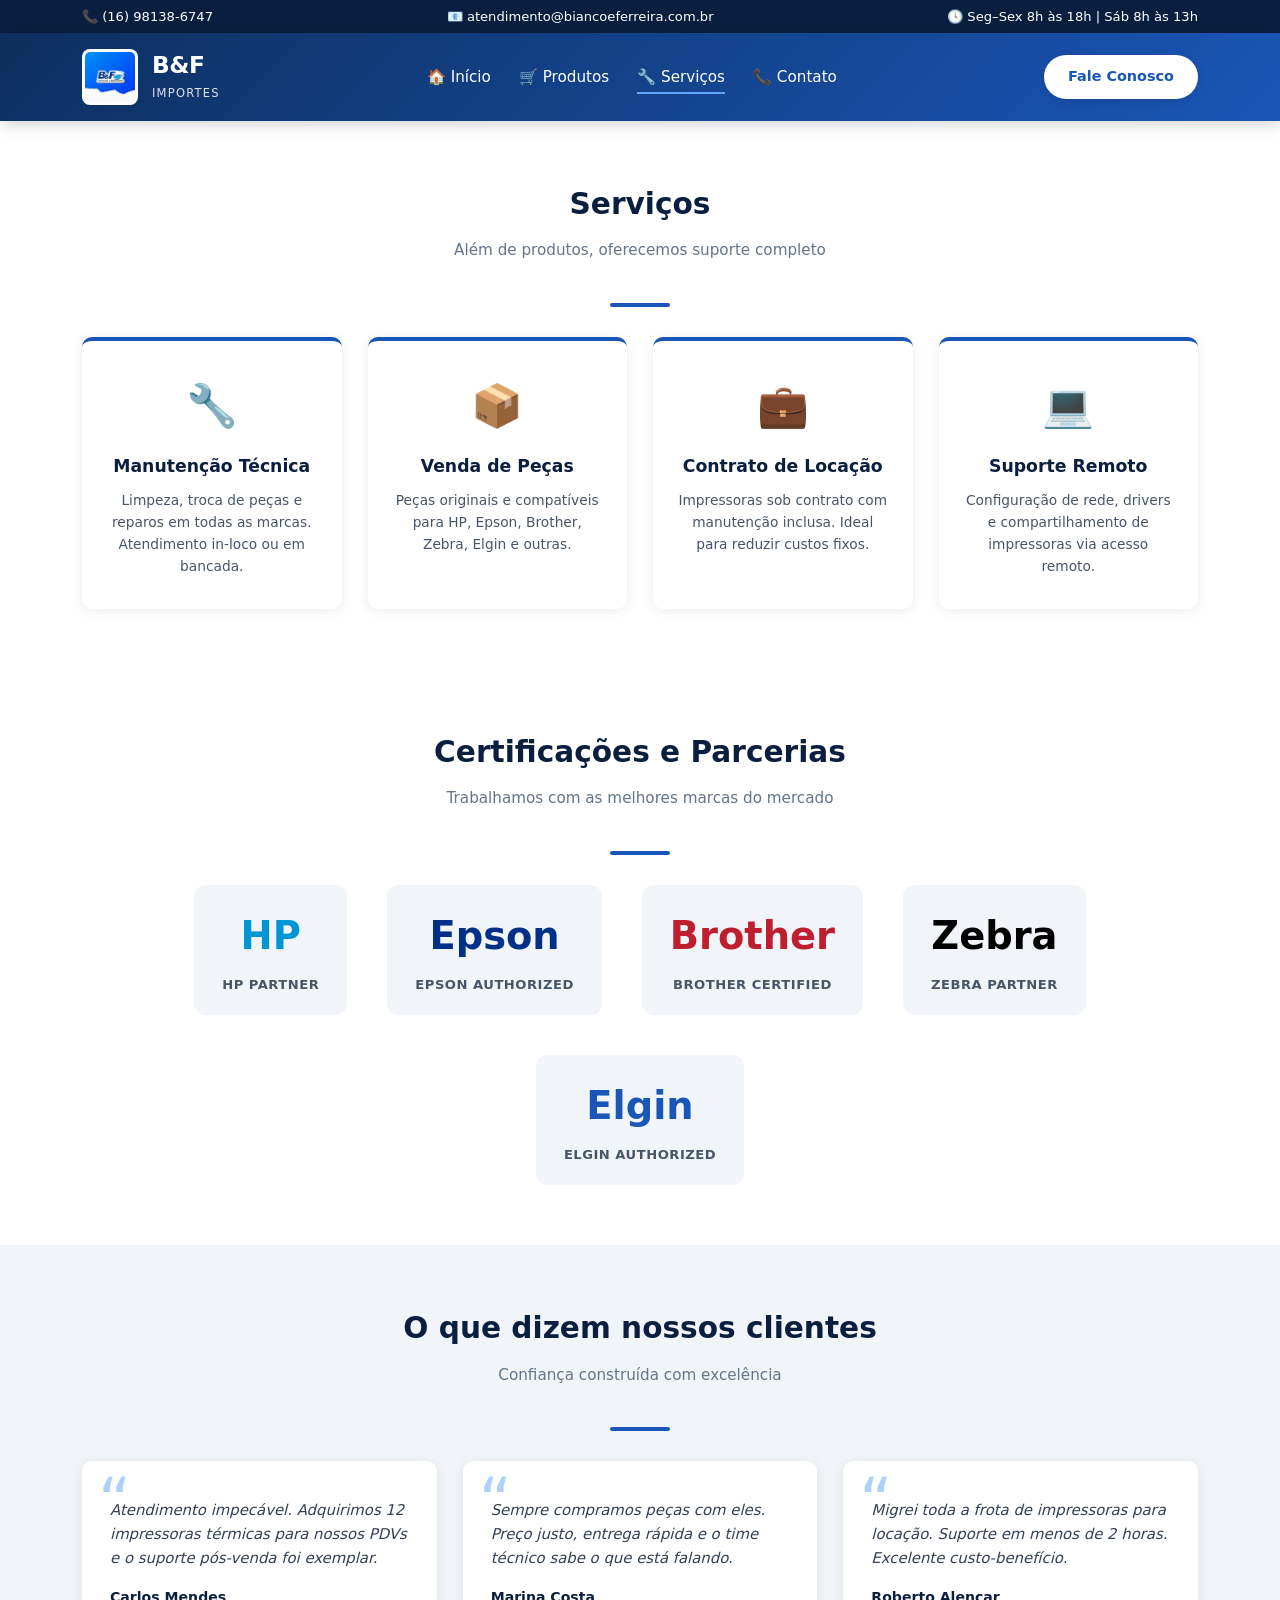
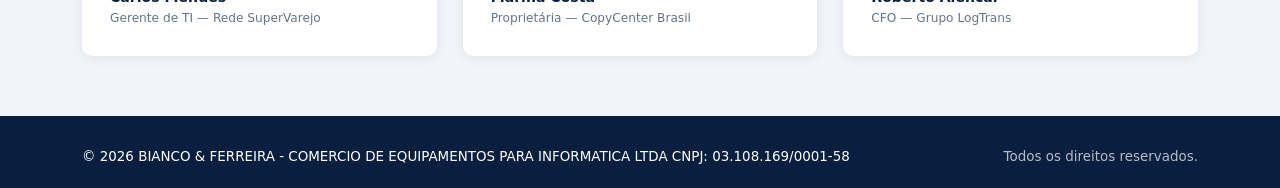
<file: Serviços.html>
<!DOCTYPE html>
<html lang="pt-BR">
<head>
    <meta charset="UTF-8">
    <meta name="viewport" content="width=device-width, initial-scale=1.0">
    <title>Serviços — B&amp;F</title>
    <style>
        :root {
            --azul-escuro: #0a1f3f;
            --azul-medio: #0d2f5e;
            --azul-padrao: #1a56b8;
            --azul-claro: #3b82f6;
            --azul-brilho: #60a5fa;
            --branco: #ffffff;
            --cinza-claro: #f1f5f9;
            --cinza-medio: #cbd5e1;
            --sombra: 0 2px 12px rgba(0,0,0,0.08);
            --sombra-hover: 0 6px 24px rgba(0,0,0,0.14);
            --raio: 10px;
        }
        * { margin: 0; padding: 0; box-sizing: border-box; }
        body {
            font-family: 'Segoe UI', 'Inter', system-ui, sans-serif;
            background: var(--cinza-claro);
            color: #1e293b;
            line-height: 1.6;
        }
        a { text-decoration: none; color: inherit; }
        ul { list-style: none; }

        /* ── TOPO ──────────────────────────── */
        .top-bar {
            background: var(--azul-escuro);
            color: var(--branco);
            font-size: 0.82rem;
            padding: 6px 0;
        }
        .top-bar .container {
            display: flex;
            justify-content: space-between;
            align-items: center;
            flex-wrap: wrap;
        }
        .top-bar span { display: flex; align-items: center; gap: 6px; }

        /* ── CABEÇALHO ──────────────────────── */
        .header {
            background: linear-gradient(135deg, var(--azul-medio) 0%, var(--azul-padrao) 100%);
            color: var(--branco);
            padding: 16px 0;
            position: sticky;
            top: 0;
            z-index: 100;
            box-shadow: 0 2px 16px rgba(0,0,0,0.2);
        }
        .header .container {
            display: flex;
            justify-content: space-between;
            align-items: center;
        }
        .logo-area {
            display: flex;
            align-items: center;
            gap: 14px;
        }
        .logo-area img {
            height: 56px;
            border-radius: 8px;
            background: var(--branco);
            padding: 3px;
        }
        .logo-area h1 {
            font-size: 1.45rem;
            font-weight: 700;
            letter-spacing: -0.4px;
            line-height: 1.25;
        }
        .logo-area small {
            font-size: 0.72rem;
            font-weight: 400;
            opacity: 0.85;
            letter-spacing: 1.2px;
            text-transform: uppercase;
        }
        .nav-links {
            display: flex;
            gap: 28px;
            font-weight: 500;
            font-size: 0.95rem;
        }
        .nav-links a {
            color: var(--branco);
            padding: 6px 0;
            border-bottom: 2px solid transparent;
            transition: border-color 0.25s;
        }
        .nav-links a:hover { border-color: var(--azul-brilho); }
        .btn-contato {
            background: var(--branco);
            color: var(--azul-padrao);
            padding: 10px 24px;
            border-radius: 25px;
            font-weight: 700;
            font-size: 0.9rem;
            transition: all 0.25s;
            box-shadow: 0 2px 8px rgba(0,0,0,0.12);
        }
        .btn-contato:hover {
            background: var(--azul-brilho);
            color: var(--branco);
            transform: translateY(-1px);
            box-shadow: 0 4px 14px rgba(0,0,0,0.2);
        }
        /* ── LAYOUT ──────────────────────────── */
        .container {
            max-width: 1160px;
            margin: 0 auto;
            padding: 0 22px;
        }
        section { padding: 60px 0; }
        .section-title {
            text-align: center;
            font-size: 1.85rem;
            font-weight: 700;
            color: var(--azul-escuro);
            margin-bottom: 10px;
        }
        .section-subtitle {
            text-align: center;
            color: #64748b;
            margin-bottom: 40px;
            font-size: 0.95rem;
        }
        .divide {
            width: 60px;
            height: 4px;
            background: var(--azul-padrao);
            margin: 0 auto 30px;
            border-radius: 2px;
        }

        /* ── HERO ────────────────────────────── */
        .hero {
            background: linear-gradient(170deg, var(--azul-medio) 0%, var(--azul-escuro) 100%);
            color: var(--branco);
            text-align: center;
            padding: 90px 0 100px;
        }
        .hero h2 {
            font-size: 2.6rem;
            font-weight: 800;
            line-height: 1.2;
            margin-bottom: 16px;
        }
        .hero p {
            font-size: 1.15rem;
            opacity: 0.88;
            max-width: 600px;
            margin: 0 auto 30px;
        }
        .btn-hero {
            display: inline-block;
            background: var(--branco);
            color: var(--azul-padrao);
            padding: 14px 38px;
            border-radius: 30px;
            font-weight: 700;
            font-size: 1rem;
            transition: all 0.3s;
            box-shadow: 0 4px 16px rgba(0,0,0,0.15);
        }
        .btn-hero:hover {
            background: var(--azul-brilho);
            color: var(--branco);
            transform: translateY(-2px);
            box-shadow: 0 8px 24px rgba(0,0,0,0.25);
        }

        /* ── CARD DE PRODUTO ─────────────────── */
        .product-grid {
            display: grid;
            grid-template-columns: repeat(auto-fit, minmax(260px, 1fr));
            gap: 26px;
        }
        .product-card {
            background: var(--branco);
            border-radius: var(--raio);
            overflow: hidden;
            box-shadow: var(--sombra);
            transition: all 0.3s;
            display: flex;
            flex-direction: column;
            cursor: pointer;
        }
        .product-card:hover {
            transform: translateY(-5px);
            box-shadow: var(--sombra-hover);
        }
        .product-card .thumb {
            height: 200px;
            background: linear-gradient(135deg, #e0edff 0%, var(--cinza-claro) 100%);
            display: flex;
            align-items: center;
            justify-content: center;
            font-size: 3.6rem;
        }
        .product-card .body {
            padding: 20px;
            flex: 1;
            display: flex;
            flex-direction: column;
        }
        .product-card .body h3 {
            font-size: 1.12rem;
            font-weight: 700;
            color: var(--azul-escuro);
            margin-bottom: 6px;
        }
        .product-card .body .cat {
            font-size: 0.78rem;
            color: var(--azul-padrao);
            font-weight: 600;
            text-transform: uppercase;
            letter-spacing: 0.6px;
            margin-bottom: 10px;
        }
        .product-card .body .desc {
            font-size: 0.88rem;
            color: #475569;
            margin-bottom: 16px;
            flex: 1;
        }
        .product-card .body .price {
            font-size: 1.35rem;
            font-weight: 800;
            color: var(--azul-escuro);
            margin-bottom: 4px;
        }
        .product-card .body .installment {
            font-size: 0.78rem;
            color: #64748b;
            margin-bottom: 14px;
        }
        .btn-card {
            display: block;
            text-align: center;
            background: var(--azul-padrao);
            color: var(--branco);
            padding: 10px 0;
            border-radius: 6px;
            font-weight: 600;
            font-size: 0.9rem;
            transition: background 0.25s;
        }
        .btn-card:hover { background: var(--azul-medio); }

        /* ── SERVIÇOS ────────────────────────── */
        .service-grid {
            display: grid;
            grid-template-columns: repeat(auto-fit, minmax(240px, 1fr));
            gap: 26px;
        }
        .service-card {
            background: var(--branco);
            border-radius: var(--raio);
            padding: 32px 22px;
            text-align: center;
            box-shadow: var(--sombra);
            transition: all 0.3s;
            border-top: 4px solid var(--azul-padrao);
        }
        .service-card:hover {
            transform: translateY(-5px);
            box-shadow: var(--sombra-hover);
        }
        .service-card .icon {
            font-size: 2.6rem;
            margin-bottom: 14px;
        }
        .service-card h3 {
            font-size: 1.08rem;
            font-weight: 700;
            color: var(--azul-escuro);
            margin-bottom: 8px;
        }
        .service-card p {
            font-size: 0.86rem;
            color: #475569;
        }

        /* ── DEPOIMENTOS ──────────────────────── */
        .testimonial-grid {
            display: grid;
            grid-template-columns: repeat(auto-fit, minmax(280px, 1fr));
            gap: 26px;
        }
        .testimonial {
            background: var(--branco);
            border-radius: var(--raio);
            padding: 28px;
            box-shadow: var(--sombra);
            position: relative;
        }
        .testimonial::before {
            content: '\201C';
            font-size: 4rem;
            color: var(--azul-brilho);
            position: absolute;
            top: 8px;
            left: 16px;
            line-height: 1;
            opacity: 0.5;
        }
        .testimonial .text {
            font-style: italic;
            font-size: 0.93rem;
            color: #334155;
            margin-bottom: 16px;
            padding-top: 10px;
        }
        .testimonial .author {
            font-weight: 700;
            font-size: 0.88rem;
            color: var(--azul-escuro);
        }
        .testimonial .role {
            font-size: 0.76rem;
            color: #64748b;
        }

        /* ── CONTATO ─────────────────────────── */
        .contact-section {
            background: linear-gradient(135deg, var(--azul-medio) 0%, var(--azul-padrao) 100%);
            color: var(--branco);
        }
        .contact-section .section-title,
        .contact-section .section-subtitle { color: var(--branco); }
        .contact-section .divide { background: var(--azul-brilho); }
        .contact-grid {
            display: grid;
            grid-template-columns: repeat(auto-fit, minmax(220px, 1fr));
            gap: 30px;
            text-align: center;
        }
        .contact-item .icon-ctt {
            font-size: 2rem;
            margin-bottom: 10px;
        }
        .contact-item h4 {
            font-size: 1rem;
            font-weight: 700;
            margin-bottom: 4px;
        }
        .contact-item p { font-size: 0.9rem; opacity: 0.9; }

        /* ── RODAPÉ ──────────────────────────── */
        footer {
            background: var(--azul-escuro);
            color: var(--branco);
            padding: 30px 0 20px;
            font-size: 0.84rem;
        }
        footer .container {
            display: flex;
            justify-content: space-between;
            align-items: center;
            flex-wrap: wrap;
            gap: 16px;
        }
        footer .legal { opacity: 0.7; }

        /* ── FILTRO ───────────────────────────── */
        .filter-bar {
            display: flex;
            gap: 10px;
            justify-content: center;
            flex-wrap: wrap;
            margin-bottom: 36px;
        }
        .filter-btn {
            background: #e2e8f0;
            color: #334155;
            padding: 6px 18px;
            border-radius: 20px;
            font-size: 0.82rem;
            font-weight: 600;
            border: none;
            cursor: pointer;
            transition: all 0.25s;
        }
        .filter-btn.active {
            background: var(--azul-padrao);
            color: #fff;
        }
        .filter-btn:hover:not(.active) {
            background: #cbd5e1;
        }
        .product-card.hidden { display: none; }

        /* ── CHAT WIDGET ──────────────────────── */
        .chat-widget {
            position: fixed;
            bottom: 24px;
            right: 24px;
            z-index: 999;
            font-family: 'Segoe UI', 'Inter', system-ui, sans-serif;
        }
        .chat-toggle {
            width: 56px;
            height: 56px;
            background: var(--azul-padrao);
            color: var(--branco);
            border: none;
            border-radius: 50%;
            font-size: 1.6rem;
            cursor: pointer;
            box-shadow: 0 4px 16px rgba(0,0,0,0.25);
            transition: all 0.3s;
            display: flex;
            align-items: center;
            justify-content: center;
        }
        .chat-toggle:hover {
            background: var(--azul-medio);
            transform: scale(1.08);
        }
        .chat-panel {
            display: none;
            width: 340px;
            height: 440px;
            background: var(--branco);
            border-radius: 12px;
            box-shadow: 0 8px 32px rgba(0,0,0,0.18);
            flex-direction: column;
            overflow: hidden;
            margin-bottom: 12px;
        }
        .chat-panel.open { display: flex; }
        .chat-header {
            background: var(--azul-padrao);
            color: var(--branco);
            padding: 14px 16px;
            display: flex;
            align-items: center;
            gap: 10px;
        }
        .chat-header .avatar {
            width: 36px;
            height: 36px;
            border-radius: 50%;
            background: var(--azul-brilho);
            display: flex;
            align-items: center;
            justify-content: center;
            font-weight: 700;
            font-size: 0.85rem;
        }
        .chat-header .info { flex: 1; }
        .chat-header .info .name {
            font-weight: 700;
            font-size: 0.92rem;
        }
        .chat-header .info .status {
            font-size: 0.72rem;
            opacity: 0.8;
        }
        .chat-header .close-chat {
            background: none;
            border: none;
            color: var(--branco);
            font-size: 1.3rem;
            cursor: pointer;
            padding: 0 4px;
            line-height: 1;
        }
        .chat-body {
            flex: 1;
            padding: 14px;
            overflow-y: auto;
            background: var(--cinza-claro);
            display: flex;
            flex-direction: column;
            gap: 10px;
        }
        .chat-msg {
            max-width: 85%;
            padding: 10px 14px;
            border-radius: 16px;
            font-size: 0.85rem;
            line-height: 1.45;
            animation: fadeIn 0.3s ease;
        }
        @keyframes fadeIn { from { opacity: 0; transform: translateY(6px); } to { opacity: 1; transform: translateY(0); } }
        .chat-msg.bot {
            background: var(--branco);
            color: #1e293b;
            align-self: flex-start;
            border-bottom-left-radius: 4px;
            box-shadow: 0 1px 3px rgba(0,0,0,0.06);
        }
        .chat-msg.user {
            background: var(--azul-padrao);
            color: var(--branco);
            align-self: flex-end;
            border-bottom-right-radius: 4px;
        }
        .chat-footer {
            padding: 10px 14px;
            display: flex;
            gap: 8px;
            border-top: 1px solid #e2e8f0;
        }
        .chat-footer input {
            flex: 1;
            border: 1px solid #cbd5e1;
            border-radius: 20px;
            padding: 8px 14px;
            font-size: 0.84rem;
            outline: none;
            font-family: inherit;
        }
        .chat-footer input:focus { border-color: var(--azul-padrao); }
        .chat-footer button {
            background: var(--azul-padrao);
            color: var(--branco);
            border: none;
            border-radius: 50%;
            width: 36px;
            height: 36px;
            cursor: pointer;
            font-size: 1rem;
            transition: background 0.25s;
            flex-shrink: 0;
            display: flex;
            align-items: center;
            justify-content: center;
        }
        .chat-footer button:hover { background: var(--azul-medio); }

        @media (max-width: 420px) {
            .chat-panel { width: calc(100vw - 40px); height: 400px; }
        }

        /* ── RESPONSIVO ──────────────────────── */
        /* ── MODAL DE PRODUTO ────────────────── */
        .modal-overlay {
            position: fixed;
            inset: 0;
            background: rgba(0,0,0,0.65);
            z-index: 1000;
            display: none;
            align-items: center;
            justify-content: center;
            padding: 20px;
            animation: fadeOverlay 0.25s ease;
        }
        .modal-overlay.active { display: flex; }
        @keyframes fadeOverlay { from { opacity: 0; } to { opacity: 1; } }
        @keyframes slideUp { from { opacity: 0; transform: translateY(40px); } to { opacity: 1; transform: translateY(0); } }
        .modal-container {
            background: var(--branco);
            border-radius: 14px;
            max-width: 600px;
            width: 100%;
            max-height: 90vh;
            display: flex;
            flex-direction: column;
            box-shadow: 0 12px 48px rgba(0,0,0,0.25);
            animation: slideUp 0.3s ease;
            position: relative;
            overflow: hidden;
        }
        .modal-close {
            position: absolute;
            top: 10px;
            right: 14px;
            background: none;
            border: none;
            font-size: 1.6rem;
            cursor: pointer;
            color: #64748b;
            z-index: 10;
            transition: color 0.2s;
            line-height: 1;
        }
        .modal-close:hover { color: #1e293b; }

        /* ── MODAL TABS ──────────────────── */
        .modal-tabs {
            display: flex;
            border-bottom: 1px solid #e2e8f0;
            padding: 0 20px;
            background: #f8fafc;
            gap: 4px;
            flex-shrink: 0;
        }
        .modal-tab {
            padding: 14px 20px;
            border: none;
            background: none;
            cursor: pointer;
            font-weight: 600;
            font-size: 0.88rem;
            color: #94a3b8;
            border-bottom: 3px solid transparent;
            transition: all 0.2s;
            font-family: inherit;
            margin-bottom: -1px;
        }
        .modal-tab:hover { color: var(--azul-padrao); }
        .modal-tab.active { color: var(--azul-padrao); border-bottom-color: var(--azul-padrao); }

        /* ── MODAL TAB PANEL ─────────────── */
        .modal-tab-panel { display: none; padding: 24px 22px; overflow-y: auto; flex: 1; }
        .modal-tab-panel.active { display: block; }

        /* painel galeria */
        .modal-main-img {
            width: 100%;
            height: 260px;
            background: linear-gradient(135deg, #e0edff 0%, var(--cinza-claro) 100%);
            border-radius: 10px;
            display: flex;
            align-items: center;
            justify-content: center;
            font-size: 5rem;
            margin-bottom: 16px;
            transition: all 0.3s;
        }
        .modal-thumbs {
            display: flex;
            gap: 10px;
            flex-wrap: wrap;
            justify-content: center;
        }
        .modal-thumb {
            width: 58px;
            height: 58px;
            background: linear-gradient(135deg, #e0edff 0%, var(--cinza-claro) 100%);
            border-radius: 8px;
            display: flex;
            align-items: center;
            justify-content: center;
            font-size: 1.6rem;
            cursor: pointer;
            border: 3px solid transparent;
            transition: all 0.2s;
        }
        .modal-thumb:hover { border-color: var(--azul-brilho); transform: scale(1.08); }
        .modal-thumb.active { border-color: var(--azul-padrao); }

        /* painel descrição */
        .modal-cat {
            font-size: 0.78rem;
            color: var(--azul-padrao);
            font-weight: 600;
            text-transform: uppercase;
            letter-spacing: 0.6px;
            margin-bottom: 6px;
        }
        .modal-title {
            font-size: 1.35rem;
            font-weight: 800;
            color: var(--azul-escuro);
            margin-bottom: 14px;
            line-height: 1.3;
        }
        .modal-desc {
            font-size: 0.9rem;
            color: #475569;
            line-height: 1.65;
        }
        .modal-stock-info {
            margin-top: 16px;
            display: flex;
            align-items: center;
            gap: 8px;
            font-size: 0.84rem;
            font-weight: 600;
        }

        /* ── MODAL FOOTER ────────────────── */
        .modal-footer-bar {
            border-top: 1px solid #e2e8f0;
            padding: 16px 22px 20px;
            display: flex;
            align-items: center;
            justify-content: space-between;
            gap: 14px;
            flex-shrink: 0;
            background: #fafbfc;
        }
        .modal-footer-price { flex-shrink: 0; }
        .modal-price {
            font-size: 1.4rem;
            font-weight: 800;
            color: var(--azul-escuro);
            line-height: 1.2;
        }
        .modal-installment {
            font-size: 0.78rem;
            color: #64748b;
        }
        .modal-footer-actions {
            display: flex;
            gap: 8px;
            flex: 1;
            justify-content: flex-end;
        }
        .btn-modal-cart {
            background: var(--azul-padrao);
            color: var(--branco);
            padding: 12px 16px;
            border-radius: 8px;
            border: none;
            cursor: pointer;
            font-weight: 700;
            font-size: 0.84rem;
            font-family: inherit;
            white-space: nowrap;
            transition: all 0.25s;
        }
        .btn-modal-cart:hover {
            background: var(--azul-medio);
            transform: translateY(-1px);
            box-shadow: 0 4px 14px rgba(0,0,0,0.18);
        }
        .btn-modal-quote {
            background: var(--branco);
            color: var(--azul-padrao);
            padding: 12px 16px;
            border-radius: 8px;
            border: 2px solid var(--azul-padrao);
            font-weight: 700;
            font-size: 0.84rem;
            text-decoration: none;
            white-space: nowrap;
            transition: all 0.25s;
            text-align: center;
        }
        .btn-modal-quote:hover {
            background: var(--azul-padrao);
            color: var(--branco);
        }

        @media (max-width: 500px) {
            .modal-main-img { height: 180px; font-size: 3.6rem; }
            .modal-footer-bar { flex-direction: column; align-items: stretch; gap: 10px; }
            .modal-footer-actions { flex-direction: column; }
            .btn-modal-cart, .btn-modal-quote { text-align: center; }
        }

        @media (max-width: 768px) {
            .header .container { flex-direction: column; gap: 12px; }
            .nav-links { gap: 16px; flex-wrap: wrap; justify-content: center; }
            .hero h2 { font-size: 1.9rem; }
            .hero p { font-size: 1rem; }
        }

        /* ── MOBILE GERAL (≤600px) ────────── */
        @media (max-width: 600px) {
            .container { padding: 0 14px; }
            .top-bar .container { font-size: 0.7rem; gap: 4px; justify-content: center; }
            .top-bar span { font-size: 0.68rem; }
            .logo-area img { height: 40px; }
            .logo-area h1 { font-size: 1.15rem; }
            .logo-area small { font-size: 0.64rem; }
            .nav-links { gap: 8px; font-size: 0.8rem; }
            .header-actions { gap: 6px; }
            .btn-login, .btn-cart-header, .btn-contato { font-size: 0.72rem; padding: 7px 12px; }
            .hero { padding: 50px 0 60px; }
            .hero h2 { font-size: 1.45rem; }
            .hero p { font-size: 0.88rem; }
            .section-title { font-size: 1.35rem; }
            .section-subtitle { font-size: 0.84rem; margin-bottom: 24px; }
            .product-grid { grid-template-columns: repeat(auto-fit, minmax(160px, 1fr)); gap: 14px; }
            .product-card .thumb { height: 140px; font-size: 2.6rem; }
            .product-card .body { padding: 14px; }
            .product-card .body h3 { font-size: 0.95rem; }
            .product-card .body .price { font-size: 1.1rem; }
            .product-card .body .desc { font-size: 0.78rem; }
            .service-grid { grid-template-columns: 1fr; }
            .testimonial-grid { grid-template-columns: 1fr; }
            .contact-grid { grid-template-columns: 1fr 1fr; gap: 16px; }
            .brands-grid { gap: 16px; }
            .brand-item { padding: 14px 18px; }
            .brand-icon { font-size: 1.8rem; }
            .brand-item span { font-size: 0.7rem; }
            section { padding: 40px 0; }
            footer .container { flex-direction: column; text-align: center; font-size: 0.74rem; }
        }

        @media (max-width: 400px) {
            .contact-grid { grid-template-columns: 1fr; }
            .product-grid { grid-template-columns: 1fr 1fr; gap: 10px; }
            .product-card .thumb { height: 110px; font-size: 2rem; }
            .product-card .body { padding: 10px; }
            .product-card .body h3 { font-size: 0.82rem; }
            .product-card .body .price { font-size: 1rem; }
            .filter-btn { padding: 4px 12px; font-size: 0.7rem; }
            .hero h2 { font-size: 1.2rem; }
            .btn-hero { padding: 12px 24px; font-size: 0.88rem; }
        }

        /* ── HEADER ACTIONS ────────────────── */
        .about-grid {
            display: grid;
            grid-template-columns: 1fr 1fr;
            gap: 40px;
            align-items: center;
            max-width: 900px;
            margin: 0 auto;
        }
        .about-photos {
            display: grid;
            grid-template-columns: 1fr 1fr;
            gap: 14px;
        }
        .about-photo {
            background: linear-gradient(135deg, #e0edff 0%, var(--cinza-claro) 100%);
            border-radius: 12px;
            height: 140px;
            display: flex;
            align-items: center;
            justify-content: center;
            font-size: 3rem;
        }
        .diferenciais-grid {
            display: grid;
            grid-template-columns: repeat(auto-fit, minmax(220px, 1fr));
            gap: 26px;
            text-align: center;
        }
        .diferencial-card {
            background: var(--branco);
            border-radius: 12px;
            padding: 28px 18px;
            box-shadow: var(--sombra);
        }
        @media (max-width: 600px) {
            .about-grid { grid-template-columns: 1fr; gap: 24px; }
            .about-photos { grid-template-columns: 1fr 1fr; }
            .about-photo { height: 100px; font-size: 2rem; }
            .diferenciais-grid { grid-template-columns: 1fr 1fr; gap: 14px; }
            .diferencial-card { padding: 18px 12px; }
        }
        .header-actions { display: flex; align-items: center; gap: 14px; }
        .btn-login, .btn-cart-header {
            background: rgba(255,255,255,0.15);
            color: var(--branco);
            border: 1px solid rgba(255,255,255,0.3);
            padding: 9px 16px;
            border-radius: 22px;
            cursor: pointer;
            font-weight: 600;
            font-size: 0.84rem;
            transition: all 0.25s;
            display: flex;
            align-items: center;
            gap: 6px;
            font-family: inherit;
        }
        .btn-login:hover, .btn-cart-header:hover { background: rgba(255,255,255,0.25); border-color: rgba(255,255,255,0.6); }
        .btn-cart-header { position: relative; }
        .cart-badge {
            position: absolute;
            top: -6px;
            right: -6px;
            background: #ef4444;
            color: #fff;
            font-size: 0.68rem;
            font-weight: 800;
            width: 20px;
            height: 20px;
            border-radius: 50%;
            display: flex;
            align-items: center;
            justify-content: center;
            transition: transform 0.2s;
        }
        .cart-badge.pop { transform: scale(1.35); }
        .user-dropdown {
            position: relative;
            display: inline-block;
        }
        .user-name-header {
            background: rgba(255,255,255,0.15);
            color: var(--branco);
            border: 1px solid rgba(255,255,255,0.3);
            padding: 9px 16px;
            border-radius: 22px;
            cursor: pointer;
            font-weight: 600;
            font-size: 0.84rem;
            font-family: inherit;
            display: flex;
            align-items: center;
            gap: 6px;
        }
        .user-menu {
            display: none;
            position: absolute;
            top: 100%;
            right: 0;
            margin-top: 6px;
            background: var(--branco);
            border-radius: 8px;
            box-shadow: 0 4px 20px rgba(0,0,0,0.18);
            min-width: 160px;
            z-index: 200;
            overflow: hidden;
        }
        .user-menu.open { display: block; }
        .user-menu button {
            display: block;
            width: 100%;
            padding: 10px 18px;
            border: none;
            background: none;
            cursor: pointer;
            font-size: 0.84rem;
            color: #334155;
            text-align: left;
            font-family: inherit;
            transition: background 0.15s;
        }
        .user-menu button:hover { background: var(--cinza-claro); }

        /* ── ESTOQUE ────────────────────────── */
        .stock-info {
            display: flex;
            align-items: center;
            gap: 6px;
            font-size: 0.76rem;
            font-weight: 600;
            margin-bottom: 12px;
        }
        .stock-dot {
            width: 9px;
            height: 9px;
            border-radius: 50%;
            flex-shrink: 0;
        }
        .stock-dot.high { background: #16a34a; }
        .stock-dot.medium { background: #f59e0b; }
        .stock-dot.low { background: #ef4444; }
        .stock-text.high { color: #16a34a; }
        .stock-text.medium { color: #b45309; }
        .stock-text.low { color: #dc2626; }

        /* ── CARRINHO SIDEBAR ──────────────── */
        .cart-overlay {
            position: fixed;
            inset: 0;
            background: rgba(0,0,0,0.5);
            z-index: 1100;
            display: none;
        }
        .cart-overlay.active { display: block; }
        .cart-sidebar {
            position: fixed;
            top: 0;
            right: -420px;
            width: 400px;
            max-width: 100vw;
            height: 100vh;
            background: var(--branco);
            z-index: 1101;
            box-shadow: -4px 0 24px rgba(0,0,0,0.18);
            display: flex;
            flex-direction: column;
            transition: right 0.3s ease;
        }
        .cart-sidebar.active { right: 0; }
        .cart-header-bar {
            display: flex;
            justify-content: space-between;
            align-items: center;
            padding: 18px 22px;
            border-bottom: 1px solid #e2e8f0;
        }
        .cart-header-bar h3 { font-size: 1.12rem; font-weight: 700; color: var(--azul-escuro); }
        .cart-close {
            background: none;
            border: none;
            font-size: 1.5rem;
            cursor: pointer;
            color: #64748b;
            padding: 4px;
            line-height: 1;
        }
        .cart-items {
            flex: 1;
            overflow-y: auto;
            padding: 14px 22px;
        }
        .cart-empty {
            text-align: center;
            color: #94a3b8;
            padding: 60px 20px;
            font-size: 0.92rem;
        }
        .cart-item {
            display: flex;
            gap: 12px;
            padding: 14px 0;
            border-bottom: 1px solid #f1f5f9;
        }
        .cart-item-img {
            width: 56px;
            height: 56px;
            background: linear-gradient(135deg, #e0edff 0%, var(--cinza-claro) 100%);
            border-radius: 8px;
            display: flex;
            align-items: center;
            justify-content: center;
            font-size: 1.4rem;
            flex-shrink: 0;
        }
        .cart-item-info { flex: 1; min-width: 0; }
        .cart-item-info h4 { font-size: 0.88rem; font-weight: 700; color: var(--azul-escuro); margin-bottom: 2px; white-space: nowrap; overflow: hidden; text-overflow: ellipsis; }
        .cart-item-info .cart-item-price { font-size: 0.84rem; color: #64748b; margin-bottom: 6px; }
        .cart-qty {
            display: flex;
            align-items: center;
            gap: 6px;
        }
        .cart-qty button {
            width: 28px;
            height: 28px;
            border-radius: 50%;
            border: 1px solid #cbd5e1;
            background: var(--branco);
            cursor: pointer;
            font-size: 1rem;
            display: flex;
            align-items: center;
            justify-content: center;
            transition: all 0.15s;
            font-family: inherit;
        }
        .cart-qty button:hover { background: var(--cinza-claro); }
        .cart-qty span { font-weight: 700; font-size: 0.88rem; min-width: 20px; text-align: center; }
        .cart-item-remove {
            background: none;
            border: none;
            color: #94a3b8;
            cursor: pointer;
            font-size: 1.1rem;
            padding: 4px;
            align-self: flex-start;
            transition: color 0.15s;
        }
        .cart-item-remove:hover { color: #ef4444; }
        .cart-footer-bar {
            padding: 16px 22px 22px;
            border-top: 1px solid #e2e8f0;
        }
        .cart-total {
            display: flex;
            justify-content: space-between;
            font-size: 1.08rem;
            font-weight: 700;
            color: var(--azul-escuro);
            margin-bottom: 14px;
        }
        .btn-checkout {
            display: block;
            width: 100%;
            background: var(--azul-padrao);
            color: var(--branco);
            padding: 14px 0;
            border-radius: 8px;
            border: none;
            cursor: pointer;
            font-weight: 700;
            font-size: 0.95rem;
            font-family: inherit;
            transition: all 0.25s;
        }
        .btn-checkout:hover { background: var(--azul-medio); }

        /* ── AUTH MODAL ─────────────────────── */
        .auth-overlay {
            position: fixed;
            inset: 0;
            background: rgba(0,0,0,0.6);
            z-index: 1200;
            display: none;
            align-items: center;
            justify-content: center;
            padding: 20px;
        }
        .auth-overlay.active { display: flex; }
        .auth-box {
            background: var(--branco);
            border-radius: 14px;
            width: 380px;
            max-width: 100%;
            padding: 32px 28px;
            box-shadow: 0 12px 48px rgba(0,0,0,0.25);
            animation: slideUp 0.3s ease;
        }
        .auth-box h3 { font-size: 1.25rem; font-weight: 800; color: var(--azul-escuro); margin-bottom: 20px; text-align: center; }
        .auth-field {
            margin-bottom: 14px;
        }
        .auth-field label {
            display: block;
            font-size: 0.8rem;
            font-weight: 600;
            color: #475569;
            margin-bottom: 4px;
        }
        .auth-field input {
            width: 100%;
            padding: 10px 12px;
            border: 1px solid #cbd5e1;
            border-radius: 8px;
            font-size: 0.88rem;
            font-family: inherit;
            outline: none;
            transition: border-color 0.2s;
        }
        .auth-field input:focus { border-color: var(--azul-padrao); }
        .btn-auth {
            display: block;
            width: 100%;
            background: var(--azul-padrao);
            color: var(--branco);
            padding: 12px 0;
            border-radius: 8px;
            border: none;
            cursor: pointer;
            font-weight: 700;
            font-size: 0.92rem;
            font-family: inherit;
            margin-top: 8px;
            transition: background 0.25s;
        }
        .btn-auth:hover { background: var(--azul-medio); }
        .auth-switch {
            text-align: center;
            margin-top: 14px;
            font-size: 0.82rem;
            color: #64748b;
        }
        .auth-switch a { color: var(--azul-padrao); cursor: pointer; font-weight: 600; }
        .auth-switch a:hover { text-decoration: underline; }
        .auth-error { color: #ef4444; font-size: 0.78rem; text-align: center; margin-top: 8px; }

        /* ── TOAST ──────────────────────────── */
        .toast-container {
            position: fixed;
            top: 20px;
            right: 20px;
            z-index: 9999;
            display: flex;
            flex-direction: column;
            gap: 8px;
        }
        .toast {
            background: var(--azul-escuro);
            color: var(--branco);
            padding: 12px 20px;
            border-radius: 8px;
            font-size: 0.84rem;
            font-weight: 600;
            box-shadow: 0 4px 16px rgba(0,0,0,0.2);
            animation: toastIn 0.35s ease, toastOut 0.3s ease 2s forwards;
            max-width: 340px;
        }
        @keyframes toastIn { from { opacity: 0; transform: translateX(80px); } to { opacity: 1; transform: translateX(0); } }
        @keyframes toastOut { from { opacity: 1; transform: translateX(0); } to { opacity: 0; transform: translateX(80px); } }

        /* ── CERTIFICAÇÕES ──────────────────── */
        .brands-section { background: var(--branco); text-align: center; }
        .brands-grid {
            display: flex;
            flex-wrap: wrap;
            justify-content: center;
            align-items: center;
            gap: 40px;
        }
        .brand-item {
            display: flex;
            flex-direction: column;
            align-items: center;
            gap: 8px;
            padding: 20px 28px;
            border-radius: 12px;
            transition: all 0.3s;
            background: var(--cinza-claro);
        }
        .brand-item:hover { transform: translateY(-4px); box-shadow: var(--sombra-hover); }
        .brand-icon {
            font-size: 2.4rem;
            font-weight: 800;
            color: var(--azul-escuro);
        }
        .brand-item span {
            font-size: 0.82rem;
            font-weight: 600;
            color: #475569;
            text-transform: uppercase;
            letter-spacing: 0.5px;
        }

        /* ── CONTATO INTERATIVO ────────────── */
        .contact-clickable {
            cursor: pointer;
            transition: all 0.2s;
            display: inline-block;
            position: relative;
        }
        .contact-clickable:hover { color: var(--azul-brilho); }
        .contact-clickable.copied::after {
            content: '✓ Copiado!';
            position: absolute;
            top: -28px;
            left: 50%;
            transform: translateX(-50%);
            background: var(--azul-escuro);
            color: var(--branco);
            padding: 4px 12px;
            border-radius: 6px;
            font-size: 0.72rem;
            font-weight: 700;
            white-space: nowrap;
            animation: popIn 0.3s ease;
        }
        @keyframes popIn { from { opacity: 0; transform: translateX(-50%) scale(0.8); } to { opacity: 1; transform: translateX(-50%) scale(1); } }

        /* ── CHECKOUT ──────────────────────── */
        .checkout-overlay {
            position: fixed;
            inset: 0;
            background: rgba(0,0,0,0.65);
            z-index: 1150;
            display: none;
            align-items: center;
            justify-content: center;
            padding: 20px;
        }
        .checkout-overlay.active { display: flex; }
        .checkout-panel {
            background: var(--branco);
            border-radius: 14px;
            width: 900px;
            max-width: 100%;
            max-height: 90vh;
            overflow-y: auto;
            box-shadow: 0 12px 48px rgba(0,0,0,0.25);
            animation: slideUp 0.3s ease;
            display: grid;
            grid-template-columns: 320px 1fr;
        }
        .checkout-panel h3 { font-size: 1.1rem; font-weight: 800; color: var(--azul-escuro); }
        .checkout-header {
            grid-column: 1 / -1;
            display: flex;
            justify-content: space-between;
            align-items: center;
            padding: 16px 22px;
            border-bottom: 1px solid #e2e8f0;
            position: sticky;
            top: 0;
            background: var(--branco);
            z-index: 5;
            border-radius: 14px 14px 0 0;
        }
        .checkout-close {
            background: none;
            border: none;
            font-size: 1.5rem;
            cursor: pointer;
            color: #64748b;
            padding: 4px;
            line-height: 1;
        }
        .checkout-close:hover { color: #1e293b; }
        .checkout-summary {
            background: #f8fafc;
            padding: 20px;
            border-right: 1px solid #e2e8f0;
            display: flex;
            flex-direction: column;
        }
        .checkout-summary h4 {
            font-size: 0.92rem;
            font-weight: 700;
            color: var(--azul-escuro);
            margin-bottom: 14px;
            display: flex;
            align-items: center;
            gap: 6px;
        }
        .checkout-item-mini {
            display: flex;
            gap: 10px;
            padding: 8px 0;
            border-bottom: 1px solid #e2e8f0;
            font-size: 0.8rem;
        }
        .checkout-item-mini .checkout-item-img {
            width: 40px;
            height: 40px;
            background: linear-gradient(135deg, #e0edff 0%, var(--cinza-claro) 100%);
            border-radius: 6px;
            display: flex;
            align-items: center;
            justify-content: center;
            font-size: 1rem;
            flex-shrink: 0;
        }
        .checkout-item-mini .info { flex: 1; }
        .checkout-item-mini .info strong { display: block; color: var(--azul-escuro); white-space: nowrap; overflow: hidden; text-overflow: ellipsis; }
        .checkout-item-mini .info span { color: #64748b; }
        .checkout-totals {
            margin-top: auto;
            padding-top: 14px;
            border-top: 2px solid #cbd5e1;
        }
        .checkout-totals .row {
            display: flex;
            justify-content: space-between;
            font-size: 0.84rem;
            color: #475569;
            margin-bottom: 4px;
        }
        .checkout-totals .row.total {
            font-size: 1.1rem;
            font-weight: 800;
            color: var(--azul-escuro);
            margin-top: 8px;
            padding-top: 8px;
            border-top: 1px dashed #cbd5e1;
        }
        .checkout-form {
            padding: 20px 22px;
            display: flex;
            flex-direction: column;
            gap: 16px;
            overflow-y: auto;
        }
        .checkout-form h4 {
            font-size: 0.88rem;
            font-weight: 700;
            color: var(--azul-escuro);
            margin-bottom: 2px;
        }
        .checkout-field {
            display: flex;
            flex-direction: column;
            gap: 3px;
        }
        .checkout-field label {
            font-size: 0.76rem;
            font-weight: 600;
            color: #475569;
        }
        .checkout-field input, .checkout-field select {
            padding: 9px 12px;
            border: 1px solid #cbd5e1;
            border-radius: 7px;
            font-size: 0.84rem;
            font-family: inherit;
            outline: none;
            transition: border-color 0.2s;
        }
        .checkout-field input:focus, .checkout-field select:focus { border-color: var(--azul-padrao); }
        .checkout-row {
            display: grid;
            grid-template-columns: 1fr 1fr;
            gap: 10px;
        }
        .checkout-row.triple { grid-template-columns: 1fr 1fr 1fr; }
        .payment-tabs {
            display: flex;
            gap: 8px;
            margin-bottom: 4px;
        }
        .payment-tab {
            flex: 1;
            text-align: center;
            padding: 12px 8px;
            border: 2px solid #e2e8f0;
            border-radius: 8px;
            cursor: pointer;
            font-weight: 600;
            font-size: 0.78rem;
            background: var(--branco);
            transition: all 0.2s;
            font-family: inherit;
            color: #475569;
        }
        .payment-tab:hover { border-color: var(--azul-brilho); }
        .payment-tab.active { border-color: var(--azul-padrao); color: var(--azul-padrao); background: #eff6ff; }
        .payment-tab .icon { display: block; font-size: 1.4rem; margin-bottom: 4px; }
        .payment-body { display: none; }
        .payment-body.active { display: block; }
        .pix-qrcode {
            width: 150px;
            height: 150px;
            background: repeating-linear-gradient(45deg, #f1f5f9, #f1f5f9 8px, #e2e8f0 8px, #e2e8f0 10px);
            margin: 0 auto 10px;
            border-radius: 8px;
            display: flex;
            align-items: center;
            justify-content: center;
            font-size: 4rem;
        }
        .pix-key {
            background: #f1f5f9;
            padding: 10px 14px;
            border-radius: 6px;
            font-size: 0.78rem;
            word-break: break-all;
            text-align: center;
            color: #475569;
            margin-bottom: 10px;
            cursor: pointer;
            transition: background 0.2s;
        }
        .pix-key:hover { background: #e2e8f0; }
        .boleto-info {
            background: #fef3c7;
            border: 1px solid #f59e0b;
            border-radius: 8px;
            padding: 14px;
            font-size: 0.82rem;
            color: #92400e;
            line-height: 1.5;
        }
        .btn-confirm {
            display: block;
            width: 100%;
            background: #16a34a;
            color: var(--branco);
            padding: 14px 0;
            border-radius: 8px;
            border: none;
            cursor: pointer;
            font-weight: 700;
            font-size: 0.95rem;
            font-family: inherit;
            transition: all 0.25s;
            text-align: center;
        }
        .btn-confirm:hover { background: #15803d; transform: translateY(-1px); }
        .btn-back-cart {
            display: block;
            width: 100%;
            background: none;
            border: 1px solid #cbd5e1;
            color: #64748b;
            padding: 10px 0;
            border-radius: 8px;
            cursor: pointer;
            font-weight: 600;
            font-size: 0.84rem;
            font-family: inherit;
            text-align: center;
            transition: all 0.2s;
        }
        .btn-back-cart:hover { background: var(--cinza-claro); }
        .order-success {
            text-align: center;
            padding: 40px 20px;
        }
        .order-success .icon-success {
            font-size: 4rem;
            margin-bottom: 12px;
        }
        .order-success h3 { font-size: 1.3rem; margin-bottom: 6px; }
        .order-success p { color: #64748b; font-size: 0.88rem; }

        /* ── NOTA FISCAL ─────────────────── */
        .nf-container {
            background: #fff;
            border: 2px solid #333;
            padding: 0;
            font-family: 'Courier New', monospace;
            font-size: 0.8rem;
            color: #1e293b;
        }
        .nf-header {
            background: #f8fafc;
            padding: 16px 20px;
            border-bottom: 2px solid #333;
            display: flex;
            justify-content: space-between;
            align-items: center;
        }
        .nf-company h4 {
            font-size: 1rem;
            font-weight: 800;
            color: var(--azul-escuro);
            font-family: 'Segoe UI', system-ui, sans-serif;
        }
        .nf-company p { font-size: 0.72rem; color: #64748b; font-family: 'Segoe UI', system-ui, sans-serif; }
        .nf-title {
            text-align: right;
            font-family: 'Segoe UI', system-ui, sans-serif;
        }
        .nf-title h5 { font-size: 0.85rem; color: #333; }
        .nf-title .nf-num { font-size: 1.1rem; font-weight: 800; color: var(--azul-escuro); }
        .nf-body { padding: 16px 20px; }
        .nf-section-title {
            font-size: 0.72rem;
            font-weight: 700;
            text-transform: uppercase;
            letter-spacing: 0.8px;
            color: #64748b;
            margin-bottom: 6px;
            border-bottom: 1px solid #e2e8f0;
            padding-bottom: 4px;
            font-family: 'Segoe UI', system-ui, sans-serif;
        }
        .nf-info-row {
            display: grid;
            grid-template-columns: 1fr 1fr;
            gap: 4px 20px;
            margin-bottom: 12px;
        }
        .nf-info-row span { display: block; }
        .nf-info-row .lbl { font-size: 0.7rem; color: #64748b; font-family: 'Segoe UI', system-ui, sans-serif; }
        .nf-info-row .val { font-weight: 600; font-size: 0.78rem; font-family: 'Segoe UI', system-ui, sans-serif; }
        .nf-table {
            width: 100%;
            border-collapse: collapse;
            margin-bottom: 12px;
            font-family: 'Segoe UI', system-ui, sans-serif;
        }
        .nf-table th {
            background: #f1f5f9;
            padding: 8px;
            text-align: left;
            font-size: 0.7rem;
            text-transform: uppercase;
            letter-spacing: 0.5px;
            color: #475569;
            border-bottom: 2px solid #cbd5e1;
        }
        .nf-table td {
            padding: 8px;
            font-size: 0.78rem;
            border-bottom: 1px solid #f1f5f9;
        }
        .nf-table .num { text-align: right; }
        .nf-totals {
            text-align: right;
            border-top: 2px solid #333;
            padding-top: 10px;
            margin-top: 8px;
        }
        .nf-totals .nf-row {
            display: flex;
            justify-content: space-between;
            padding: 2px 0;
            font-size: 0.8rem;
        }
        .nf-totals .nf-row.total {
            font-size: 1rem;
            font-weight: 800;
            margin-top: 4px;
        }
        .nf-footer {
            background: #f8fafc;
            padding: 12px 20px;
            border-top: 2px solid #333;
            text-align: center;
            font-size: 0.74rem;
            color: #64748b;
        }
        .btn-print-nf {
            display: block;
            width: 100%;
            margin-top: 10px;
            background: #333;
            color: #fff;
            padding: 10px 0;
            border: none;
            border-radius: 6px;
            cursor: pointer;
            font-weight: 700;
            font-size: 0.84rem;
            font-family: 'Segoe UI', system-ui, sans-serif;
            transition: background 0.2s;
        }
        .btn-print-nf:hover { background: #1e293b; }
        @media print {
            body * { visibility: hidden; }
            .nf-container, .nf-container * { visibility: visible; }
            .nf-container { position: absolute; left: 0; top: 0; width: 100%; border: none; }
            .btn-print-nf { display: none; }
        }

        @media (max-width: 680px) {
            .checkout-panel { grid-template-columns: 1fr; }
            .checkout-summary { border-right: none; border-bottom: 1px solid #e2e8f0; }
            .checkout-row { grid-template-columns: 1fr; }
            .checkout-row.triple { grid-template-columns: 1fr 1fr; }
        }

        /* ── LIGHTBOX ─────────────────────── */
        .lightbox-overlay {
            position: fixed;
            inset: 0;
            background: rgba(0,0,0,0.85);
            z-index: 9999;
            display: none;
            align-items: center;
            justify-content: center;
            cursor: pointer;
        }
        .lightbox-overlay.active { display: flex; }
        .lightbox-overlay img {
            max-width: 92vw;
            max-height: 92vh;
            border-radius: 8px;
            box-shadow: 0 8px 40px rgba(0,0,0,0.4);
            animation: zoomIn 0.25s ease;
        }
        .lightbox-close {
            position: absolute;
            top: 16px;
            right: 24px;
            color: #fff;
            font-size: 2.2rem;
            cursor: pointer;
            z-index: 10;
            background: none;
            border: none;
            line-height: 1;
        }
        .lightbox-close:hover { opacity: 0.7; }
        @keyframes zoomIn { from { opacity: 0; transform: scale(0.85); } to { opacity: 1; transform: scale(1); } }

</style>
</head>
<body>

    <div class="top-bar">
        <div class="container">
            <span>&#128222; (16) 98138-6747</span>
            <span>&#128231; atendimento@biancoeferreira.com.br</span>
            <span>&#128339; Seg–Sex 8h às 18h | Sáb 8h às 13h</span>
        </div>
    </div>

    <header class="header">
        <div class="container">
            <div class="logo-area">
                <img src="logo.jpeg" alt="Logo" onerror="this.style.display='none'">
                <div>
                    <h1>B&amp;F</h1>
                    <small>Importes</small>
                </div>
            </div>
            <nav>
                <ul class="nav-links">
                    <li><a href="index.html">&#127968; Início</a></li>
                    <li><a href="produtos.html">&#128722; Produtos</a></li>
                    <li><a href="servicos.html" style="border-bottom-color:var(--azul-brilho);">&#128295; Serviços</a></li>
                    <li><a href="contato.html">&#128222; Contato</a></li>
                </ul>
            </nav>
            <a href="contato.html" class="btn-contato">Fale Conosco</a>
        </div>
    </header>

    <section style="background:var(--branco);padding:60px 0;">
        <div class="container">
            <h2 class="section-title">Serviços</h2>
            <p class="section-subtitle">Além de produtos, oferecemos suporte completo</p>
            <div class="divide"></div>

            <div class="service-grid">
                <div class="service-card">
                    <div class="icon">&#128295;</div>
                    <h3>Manutenção Técnica</h3>
                    <p>Limpeza, troca de peças e reparos em todas as marcas. Atendimento in-loco ou em bancada.</p>
                </div>
                <div class="service-card">
                    <div class="icon">&#128230;</div>
                    <h3>Venda de Peças</h3>
                    <p>Peças originais e compatíveis para HP, Epson, Brother, Zebra, Elgin e outras.</p>
                </div>
                <div class="service-card">
                    <div class="icon">&#128188;</div>
                    <h3>Contrato de Locação</h3>
                    <p>Impressoras sob contrato com manutenção inclusa. Ideal para reduzir custos fixos.</p>
                </div>
                <div class="service-card">
                    <div class="icon">&#128187;</div>
                    <h3>Suporte Remoto</h3>
                    <p>Configuração de rede, drivers e compartilhamento de impressoras via acesso remoto.</p>
                </div>
            </div>
        </div>
    </section>

    <section class="brands-section" style="padding:60px 0;">
        <div class="container">
            <h2 class="section-title">Certificações e Parcerias</h2>
            <p class="section-subtitle">Trabalhamos com as melhores marcas do mercado</p>
            <div class="divide"></div>
            <div class="brands-grid">
                <div class="brand-item"><div class="brand-icon" style="color:#0096d6;">HP</div><span>HP Partner</span></div>
                <div class="brand-item"><div class="brand-icon" style="color:#003087;">Epson</div><span>Epson Authorized</span></div>
                <div class="brand-item"><div class="brand-icon" style="color:#be1e2d;">Brother</div><span>Brother Certified</span></div>
                <div class="brand-item"><div class="brand-icon" style="color:#000;">Zebra</div><span>Zebra Partner</span></div>
                <div class="brand-item"><div class="brand-icon" style="color:#1a56b8;">Elgin</div><span>Elgin Authorized</span></div>
            </div>
        </div>
    </section>

    <section style="padding:60px 0;">
        <div class="container">
            <h2 class="section-title">O que dizem nossos clientes</h2>
            <p class="section-subtitle">Confiança construída com excelência</p>
            <div class="divide"></div>
            <div class="testimonial-grid">
                <div class="testimonial">
                    <p class="text">Atendimento impecável. Adquirimos 12 impressoras térmicas para nossos PDVs e o suporte pós-venda foi exemplar.</p>
                    <p class="author">Carlos Mendes</p>
                    <p class="role">Gerente de TI — Rede SuperVarejo</p>
                </div>
                <div class="testimonial">
                    <p class="text">Sempre compramos peças com eles. Preço justo, entrega rápida e o time técnico sabe o que está falando.</p>
                    <p class="author">Marina Costa</p>
                    <p class="role">Proprietária — CopyCenter Brasil</p>
                </div>
                <div class="testimonial">
                    <p class="text">Migrei toda a frota de impressoras para locação. Suporte em menos de 2 horas. Excelente custo-benefício.</p>
                    <p class="author">Roberto Alencar</p>
                    <p class="role">CFO — Grupo LogTrans</p>
                </div>
            </div>
        </div>
    </section>

    <footer>
        <div class="container">
            <p>&copy; 2026 BIANCO &amp; FERREIRA - COMERCIO DE EQUIPAMENTOS PARA INFORMATICA LTDA CNPJ: 03.108.169/0001-58</p>
            <p class="legal">Todos os direitos reservados.</p>
        </div>
    </footer>

</body>
</html>
</file>
